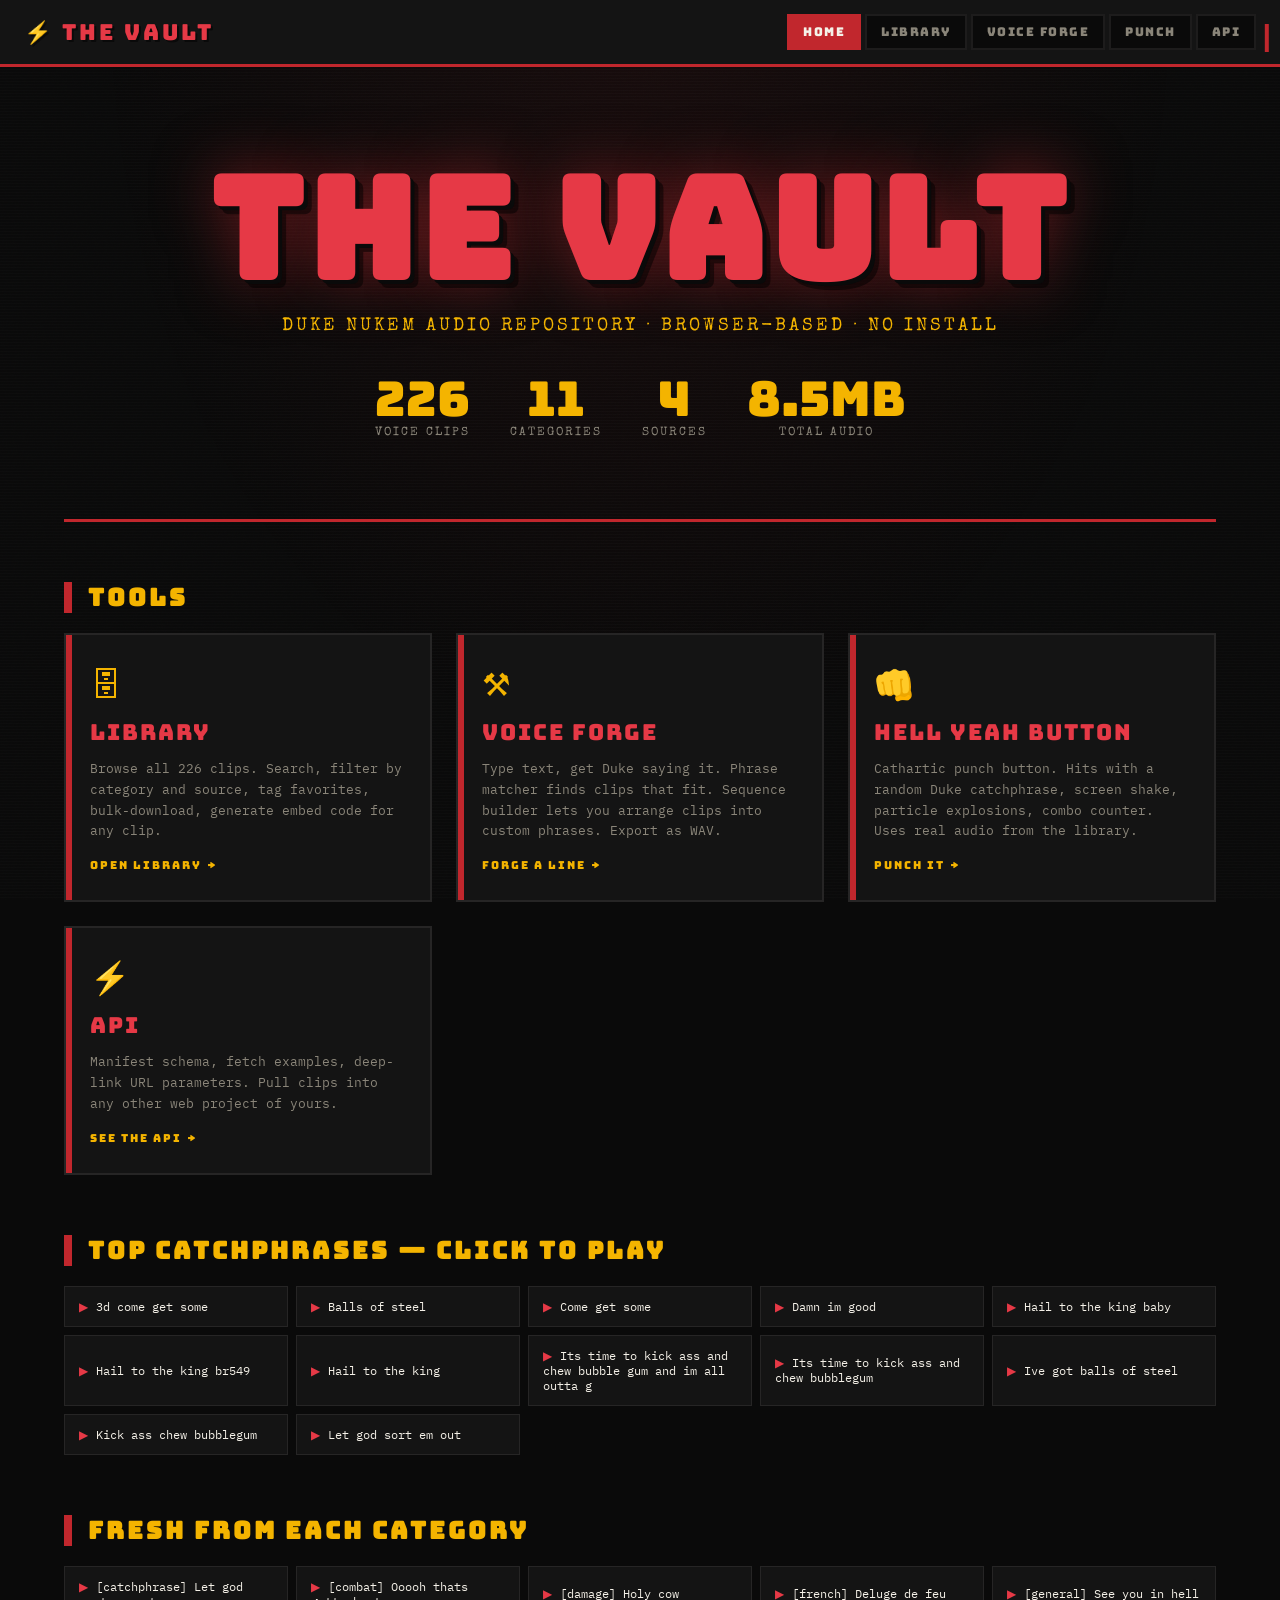
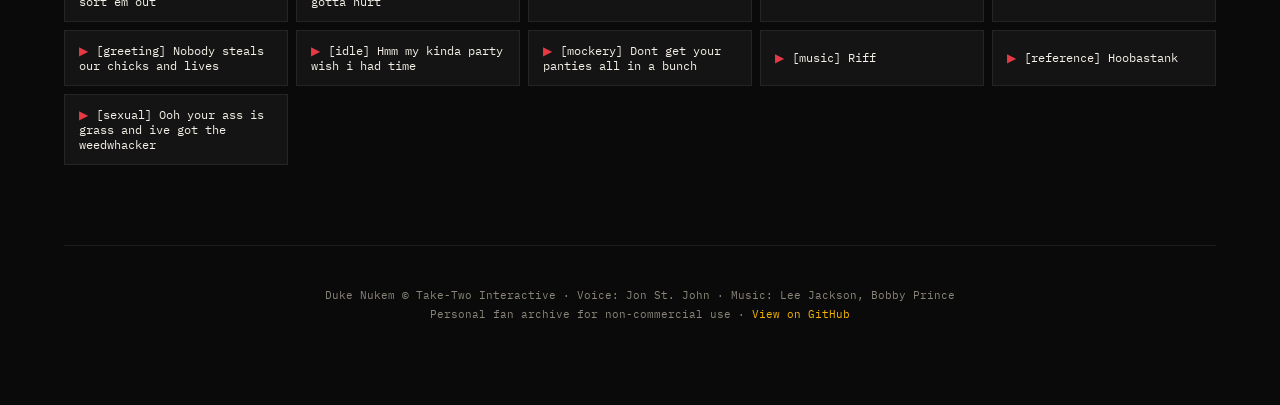
<file: index.html>
<!DOCTYPE html>
<html lang="en">
<head>
<meta charset="UTF-8">
<meta name="viewport" content="width=device-width, initial-scale=1.0">
<title>THE VAULT — Duke Nukem Audio Repository</title>
<meta name="description" content="226 Duke Nukem voice clips, voice forge, and tools. Browser-based, no install.">
<link rel="preconnect" href="https://fonts.googleapis.com">
<link rel="preconnect" href="https://fonts.gstatic.com" crossorigin>
<link href="https://fonts.googleapis.com/css2?family=Bungee&family=IBM+Plex+Mono:wght@300;400;500;700&family=Special+Elite&display=swap" rel="stylesheet">
<link rel="stylesheet" href="assets/duke.css">
<style>
  .wrap {
    position: relative;
    z-index: 10;
    max-width: 1200px;
    margin: 0 auto;
    padding: 40px 24px 80px;
  }
  .hero {
    text-align: center;
    padding: 60px 20px 80px;
    border-bottom: 3px solid var(--blood);
    margin-bottom: 60px;
  }
  .hero-title {
    font-family: 'Bungee', sans-serif;
    font-size: clamp(56px, 12vw, 140px);
    color: var(--blood-bright);
    letter-spacing: 6px;
    line-height: 0.9;
    text-shadow:
      4px 4px 0 var(--bg),
      8px 8px 0 rgba(0,0,0,0.5),
      0 0 60px rgba(193,39,45,0.5);
  }
  .hero-tag {
    font-family: 'Special Elite', cursive;
    color: var(--gold);
    font-size: 18px;
    margin-top: 24px;
    letter-spacing: 3px;
  }
  .hero-stats {
    margin-top: 40px;
    display: flex;
    justify-content: center;
    gap: 40px;
    flex-wrap: wrap;
  }
  .stat-block {
    text-align: center;
  }
  .stat-num {
    font-family: 'Bungee', sans-serif;
    font-size: 48px;
    color: var(--gold);
    line-height: 1;
  }
  .stat-label {
    font-family: 'Special Elite', cursive;
    color: var(--ink-dim);
    font-size: 12px;
    letter-spacing: 2px;
    text-transform: uppercase;
    margin-top: 4px;
  }
  .features {
    display: grid;
    grid-template-columns: repeat(auto-fit, minmax(280px, 1fr));
    gap: 24px;
    margin-bottom: 60px;
  }
  .feature {
    background: var(--bg-2);
    border: 2px solid var(--line);
    padding: 28px 24px;
    transition: all 0.2s;
    text-decoration: none;
    color: inherit;
    display: block;
    position: relative;
    overflow: hidden;
  }
  .feature::before {
    content: '';
    position: absolute;
    top: 0; left: 0;
    width: 6px; height: 100%;
    background: var(--blood);
    transition: width 0.2s;
  }
  .feature:hover { border-color: var(--blood); transform: translateY(-3px); }
  .feature:hover::before { width: 100%; opacity: 0.05; }
  .feature-icon {
    font-family: 'Bungee', sans-serif;
    color: var(--gold);
    font-size: 32px;
    margin-bottom: 12px;
    letter-spacing: 2px;
  }
  .feature-title {
    font-family: 'Bungee', sans-serif;
    color: var(--blood-bright);
    font-size: 22px;
    letter-spacing: 2px;
    margin-bottom: 12px;
    position: relative;
    z-index: 1;
  }
  .feature-desc {
    color: var(--ink-dim);
    line-height: 1.6;
    font-size: 13px;
    position: relative;
    z-index: 1;
  }
  .feature-cta {
    margin-top: 16px;
    color: var(--gold);
    font-family: 'Bungee', sans-serif;
    font-size: 11px;
    letter-spacing: 2px;
    position: relative;
    z-index: 1;
  }
  .section-title {
    font-family: 'Bungee', sans-serif;
    color: var(--gold);
    font-size: 24px;
    letter-spacing: 3px;
    margin: 60px 0 20px;
    border-left: 8px solid var(--blood);
    padding-left: 16px;
  }
  .quickplay {
    display: grid;
    grid-template-columns: repeat(auto-fill, minmax(200px, 1fr));
    gap: 8px;
    margin-bottom: 40px;
  }
  .quickplay button {
    background: var(--bg-2);
    border: 1px solid var(--line);
    color: var(--ink);
    padding: 12px 14px;
    font-family: inherit;
    font-size: 12px;
    cursor: pointer;
    text-align: left;
    transition: all 0.15s;
  }
  .quickplay button:hover {
    border-color: var(--gold);
    background: var(--bg-3);
  }
  .quickplay button.playing {
    border-color: var(--gold);
    background: rgba(244,180,0,0.1);
  }
  .quickplay-icon {
    color: var(--blood-bright);
    margin-right: 8px;
  }
  .footer-credits {
    text-align: center;
    margin-top: 80px;
    padding-top: 40px;
    border-top: 1px solid var(--line);
    color: var(--ink-dim);
    font-size: 11px;
    line-height: 1.8;
  }
  .footer-credits a { color: var(--gold); text-decoration: none; }
  .footer-credits a:hover { text-decoration: underline; }
</style>
</head>
<body>

<script>window.__DUKE_PAGE__ = 'home';</script>

<div class="wrap">

  <div class="hero">
    <h1 class="hero-title">THE VAULT</h1>
    <div class="hero-tag">DUKE NUKEM AUDIO REPOSITORY · BROWSER-BASED · NO INSTALL</div>
    <div class="hero-stats">
      <div class="stat-block">
        <div class="stat-num" id="statClips">226</div>
        <div class="stat-label">Voice Clips</div>
      </div>
      <div class="stat-block">
        <div class="stat-num">11</div>
        <div class="stat-label">Categories</div>
      </div>
      <div class="stat-block">
        <div class="stat-num">4</div>
        <div class="stat-label">Sources</div>
      </div>
      <div class="stat-block">
        <div class="stat-num" id="statSize">11MB</div>
        <div class="stat-label">Total Audio</div>
      </div>
    </div>
  </div>

  <h2 class="section-title">TOOLS</h2>
  <div class="features">
    <a href="vault.html" class="feature">
      <div class="feature-icon">🗄</div>
      <div class="feature-title">LIBRARY</div>
      <div class="feature-desc">Browse all 226 clips. Search, filter by category and source, tag favorites, bulk-download, generate embed code for any clip.</div>
      <div class="feature-cta">OPEN LIBRARY →</div>
    </a>
    <a href="forge.html" class="feature">
      <div class="feature-icon">⚒</div>
      <div class="feature-title">VOICE FORGE</div>
      <div class="feature-desc">Type text, get Duke saying it. Phrase matcher finds clips that fit. Sequence builder lets you arrange clips into custom phrases. Export as WAV.</div>
      <div class="feature-cta">FORGE A LINE →</div>
    </a>
    <a href="punch.html" class="feature">
      <div class="feature-icon">👊</div>
      <div class="feature-title">HELL YEAH BUTTON</div>
      <div class="feature-desc">Cathartic punch button. Hits with a random Duke catchphrase, screen shake, particle explosions, combo counter. Uses real audio from the library.</div>
      <div class="feature-cta">PUNCH IT →</div>
    </a>
    <a href="api.html" class="feature">
      <div class="feature-icon">⚡</div>
      <div class="feature-title">API</div>
      <div class="feature-desc">Manifest schema, fetch examples, deep-link URL parameters. Pull clips into any other web project of yours.</div>
      <div class="feature-cta">SEE THE API →</div>
    </a>
  </div>

  <h2 class="section-title">TOP CATCHPHRASES — CLICK TO PLAY</h2>
  <div class="quickplay" id="quickplay"></div>

  <h2 class="section-title">FRESH FROM EACH CATEGORY</h2>
  <div class="quickplay" id="randompicks"></div>

  <div class="footer-credits">
    Duke Nukem © Take-Two Interactive · Voice: Jon St. John · Music: Lee Jackson, Bobby Prince<br>
    Personal fan archive for non-commercial use · <a href="https://github.com/DavidHatami/Duke-Nukem-Vault" target="_blank">View on GitHub</a>
  </div>

</div>

<audio id="quickAudio" preload="none"></audio>
<div class="toast" id="toast"></div>

<script src="assets/nav.js"></script>
<script>
(async function() {
  const audio = document.getElementById('quickAudio');
  const toast = document.getElementById('toast');
  let toastTimer;
  function flash(msg) {
    toast.textContent = msg;
    toast.classList.add('show');
    clearTimeout(toastTimer);
    toastTimer = setTimeout(() => toast.classList.remove('show'), 2200);
  }

  let manifest;
  try {
    manifest = await fetch('manifest.json').then(r => r.json());
    document.getElementById('statClips').textContent = manifest.total;
    const totalBytes = manifest.clips.reduce((s, c) => s + (c.size || 0), 0);
    document.getElementById('statSize').textContent = (totalBytes / 1024 / 1024).toFixed(1) + 'MB';
  } catch (e) {
    flash('Manifest unavailable');
    return;
  }

  // Top catchphrases panel
  const ICONIC_KEYWORDS = ['come-get-some', 'hail-to-the-king', 'balls-of-steel',
    'kick-ass', 'shake-it', 'rest-in-pieces', 'damn-im-good',
    'let-god-sort', 'big-guns', 'looking-good'];
  const iconic = manifest.clips.filter(c =>
    ICONIC_KEYWORDS.some(kw => c.slug.includes(kw))
  ).slice(0, 12);

  const qp = document.getElementById('quickplay');
  qp.innerHTML = iconic.map(c =>
    `<button data-path="${c.path}" data-title="${(c.title||c.slug).replace(/"/g,'&quot;')}">
      <span class="quickplay-icon">▶</span>${(c.title||c.slug).replace(/-/g,' ')}
    </button>`
  ).join('');

  // Random picks across categories
  const categories = [...new Set(manifest.clips.map(c => c.category))];
  const picks = [];
  categories.forEach(cat => {
    const inCat = manifest.clips.filter(c => c.category === cat);
    const choice = inCat[Math.floor(Math.random() * inCat.length)];
    if (choice) picks.push(choice);
  });
  const rp = document.getElementById('randompicks');
  rp.innerHTML = picks.map(c =>
    `<button data-path="${c.path}" data-title="${(c.title||c.slug).replace(/"/g,'&quot;')}">
      <span class="quickplay-icon">▶</span>[${c.category}] ${(c.title||c.slug).replace(/-/g,' ')}
    </button>`
  ).join('');

  // Click to play
  document.querySelectorAll('.quickplay button').forEach(btn => {
    btn.addEventListener('click', () => {
      document.querySelectorAll('.quickplay button.playing').forEach(b => b.classList.remove('playing'));
      btn.classList.add('playing');
      audio.src = btn.dataset.path;
      audio.play().catch(e => flash('Play error: ' + e.message));
      audio.onended = () => btn.classList.remove('playing');
    });
  });
})();
</script>
</body>
</html>
</file>
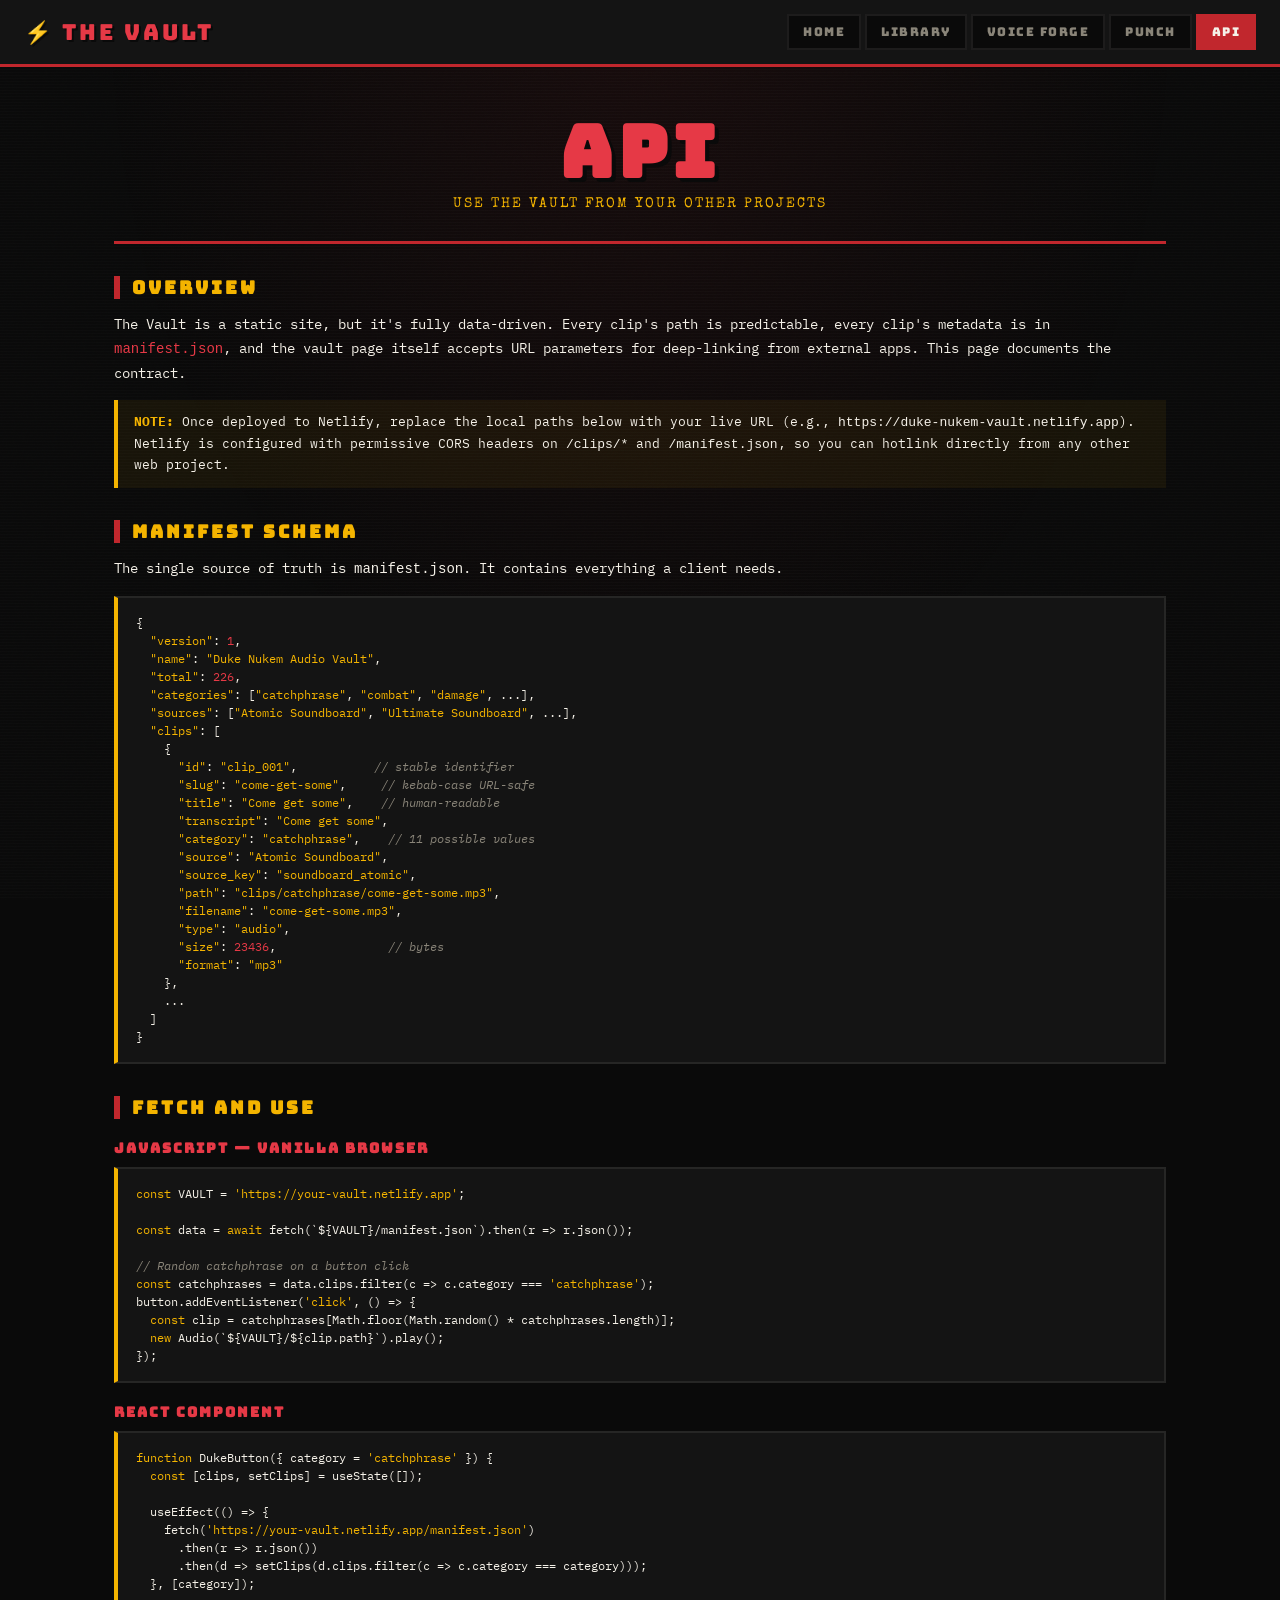
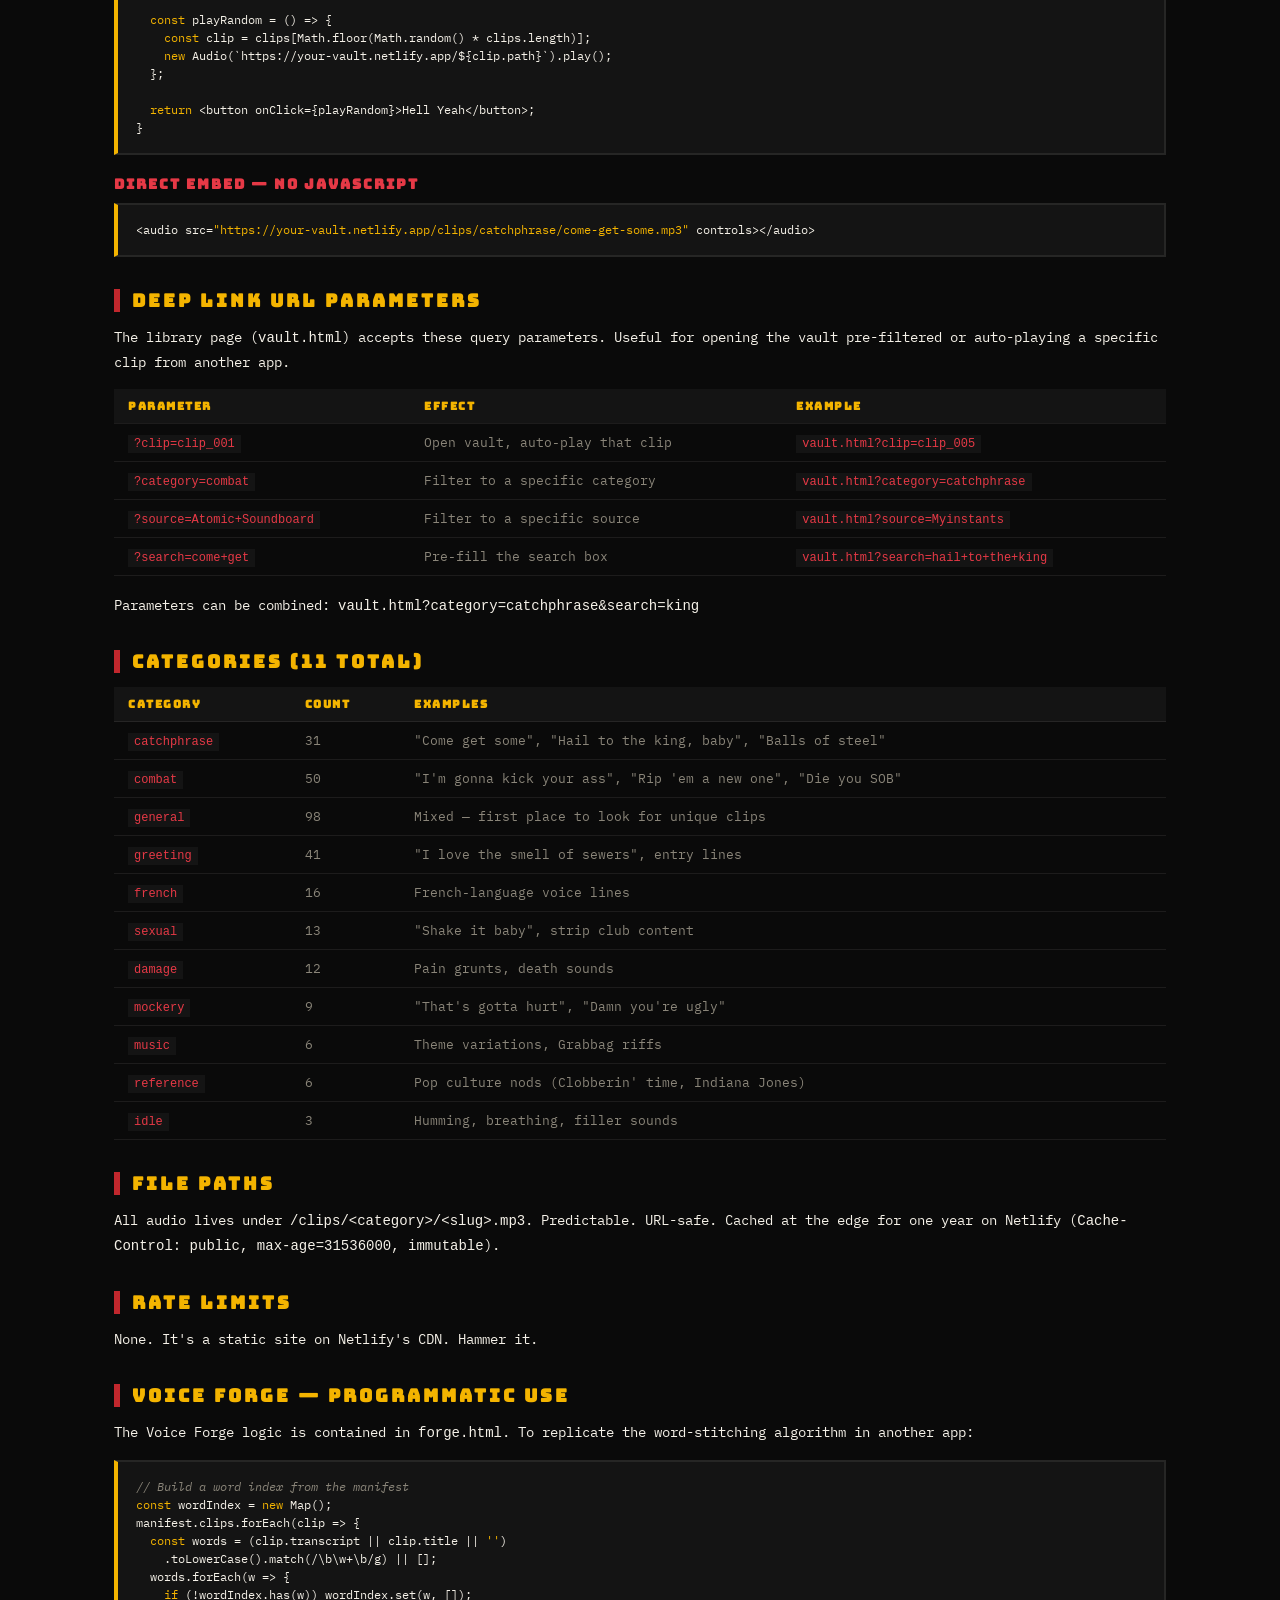
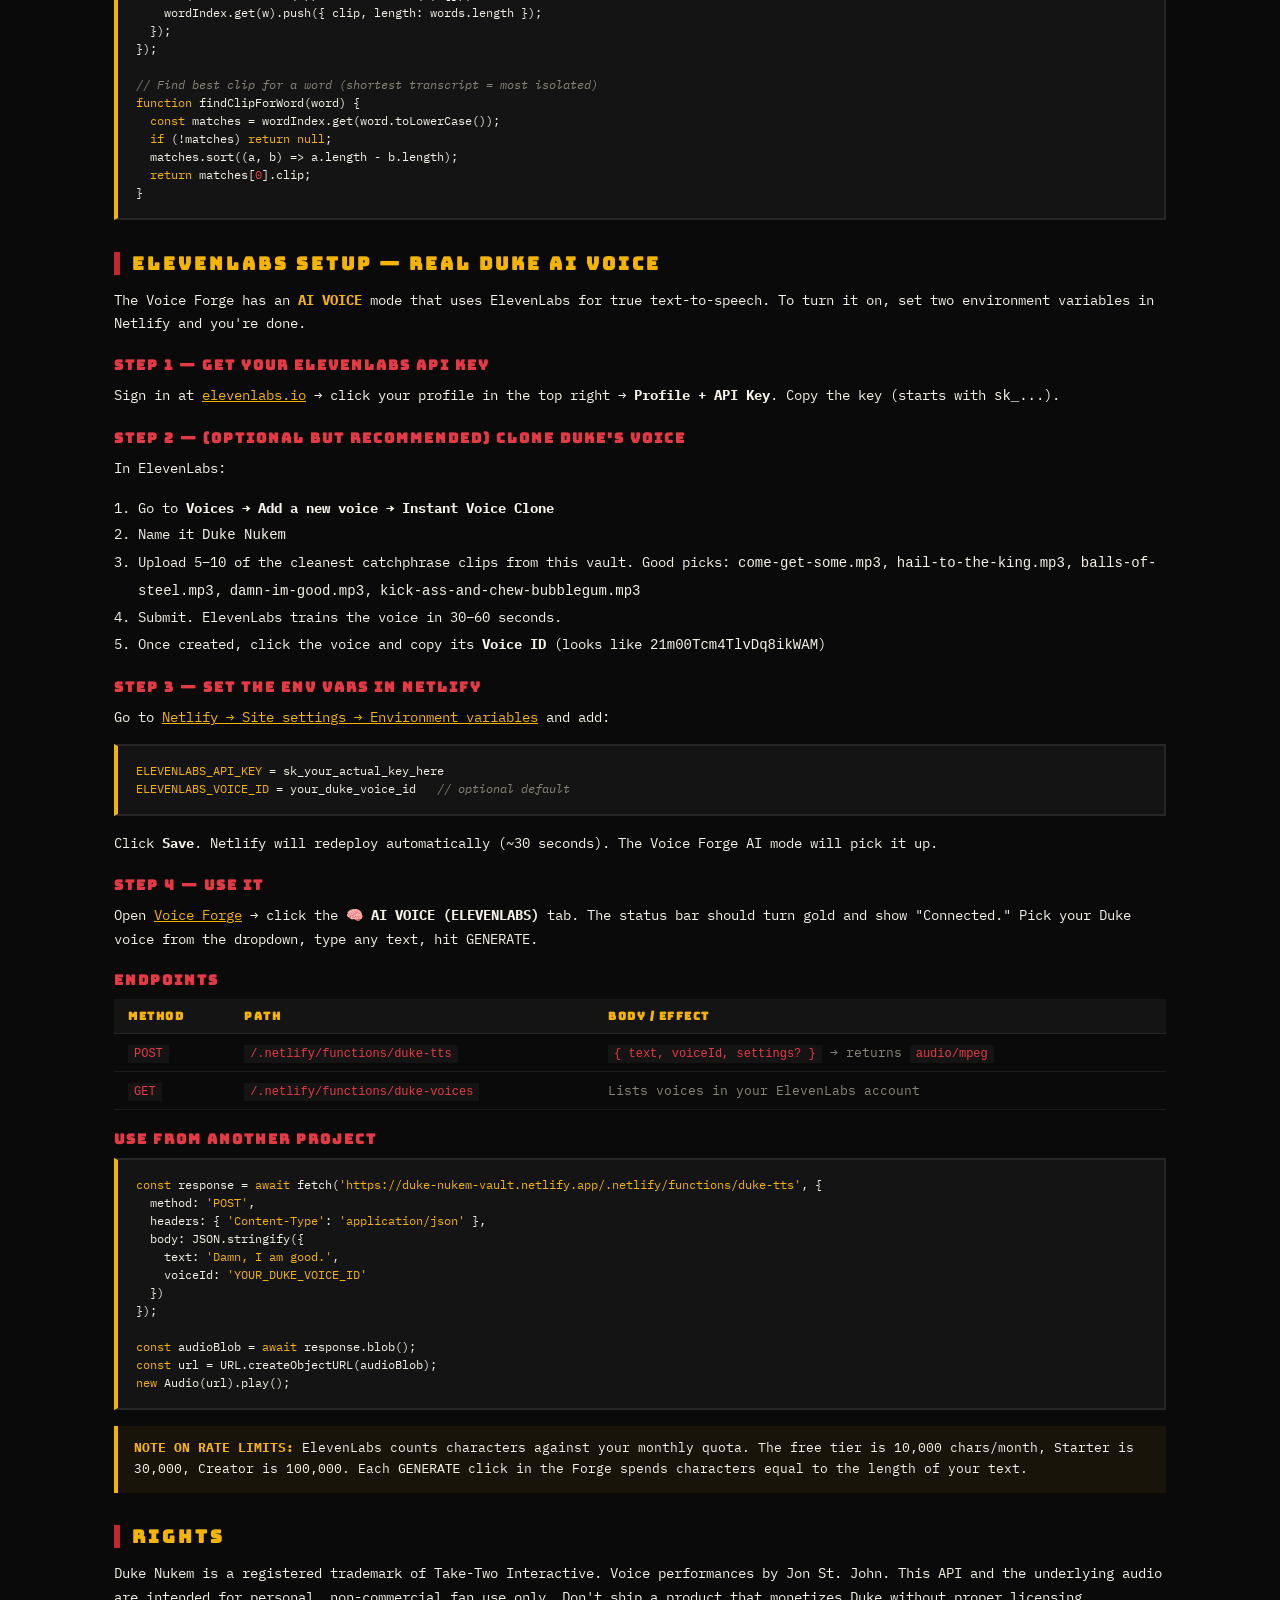
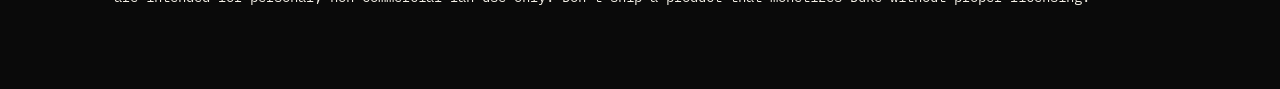
<file: api.html>
<!DOCTYPE html>
<html lang="en">
<head>
<meta charset="UTF-8">
<meta name="viewport" content="width=device-width, initial-scale=1.0">
<title>API — THE VAULT</title>
<link rel="preconnect" href="https://fonts.googleapis.com">
<link rel="preconnect" href="https://fonts.gstatic.com" crossorigin>
<link href="https://fonts.googleapis.com/css2?family=Bungee&family=IBM+Plex+Mono:wght@300;400;500;700&family=Special+Elite&display=swap" rel="stylesheet">
<link rel="stylesheet" href="assets/duke.css">
<style>
  .wrap { position: relative; z-index: 10; max-width: 1100px; margin: 0 auto; padding: 32px 24px 80px; }
  .header {
    text-align: center;
    padding: 20px 0 30px;
    border-bottom: 3px solid var(--blood);
    margin-bottom: 30px;
  }
  .header h1 {
    font-family: 'Bungee', sans-serif;
    color: var(--blood-bright);
    font-size: clamp(40px, 7vw, 72px);
    letter-spacing: 5px;
    line-height: 0.95;
    text-shadow: 4px 4px 0 var(--bg);
  }
  .header .tag {
    font-family: 'Special Elite', cursive;
    color: var(--gold);
    font-size: 14px;
    margin-top: 10px;
    letter-spacing: 2px;
  }
  h2 {
    font-family: 'Bungee', sans-serif;
    color: var(--gold);
    font-size: 18px;
    letter-spacing: 3px;
    margin: 32px 0 14px;
    border-left: 6px solid var(--blood);
    padding-left: 12px;
  }
  h3 {
    color: var(--blood-bright);
    font-family: 'Bungee', sans-serif;
    font-size: 14px;
    letter-spacing: 2px;
    margin: 20px 0 10px;
  }
  p { color: var(--ink); line-height: 1.7; margin-bottom: 14px; font-size: 14px; }
  .code-block {
    background: var(--bg-2);
    border: 2px solid var(--line);
    border-left: 4px solid var(--gold);
    padding: 16px 18px;
    font-family: 'IBM Plex Mono', monospace;
    font-size: 12px;
    color: var(--ink);
    overflow-x: auto;
    margin-bottom: 16px;
    white-space: pre;
    line-height: 1.5;
  }
  .code-block .k { color: var(--gold); }
  .code-block .s { color: #f4b400; }
  .code-block .c { color: var(--ink-dim); font-style: italic; }
  .code-block .t { color: var(--blood-bright); }

  table {
    width: 100%;
    border-collapse: collapse;
    margin-bottom: 18px;
    font-size: 13px;
  }
  th, td {
    text-align: left;
    padding: 10px 14px;
    border-bottom: 1px solid var(--line);
  }
  th {
    background: var(--bg-2);
    color: var(--gold);
    font-family: 'Bungee', sans-serif;
    font-size: 11px;
    letter-spacing: 1.5px;
  }
  td code {
    background: var(--bg-2);
    padding: 2px 6px;
    color: var(--blood-bright);
    font-size: 12px;
  }
  td:first-child { color: var(--ink); }
  td:nth-child(2), td:nth-child(3) { color: var(--ink-dim); }

  .copy-btn {
    background: transparent;
    border: 1px solid var(--ink-dim);
    color: var(--ink-dim);
    padding: 4px 12px;
    cursor: pointer;
    font-family: inherit;
    font-size: 11px;
    letter-spacing: 1px;
    margin-left: 10px;
  }
  .copy-btn:hover { color: var(--gold); border-color: var(--gold); }

  .note {
    background: rgba(244,180,0,0.06);
    border-left: 4px solid var(--gold);
    padding: 12px 16px;
    margin: 14px 0;
    color: var(--ink);
    font-size: 13px;
    line-height: 1.6;
  }
  .note strong { color: var(--gold); }
</style>
</head>
<body>
<script>window.__DUKE_PAGE__ = 'api';</script>

<div class="wrap">

  <div class="header">
    <h1>API</h1>
    <div class="tag">USE THE VAULT FROM YOUR OTHER PROJECTS</div>
  </div>

  <h2>OVERVIEW</h2>
  <p>The Vault is a static site, but it's fully data-driven. Every clip's path is predictable, every clip's metadata is in <code style="color:var(--blood-bright)">manifest.json</code>, and the vault page itself accepts URL parameters for deep-linking from external apps. This page documents the contract.</p>

  <div class="note">
    <strong>NOTE:</strong> Once deployed to Netlify, replace the local paths below with your live URL (e.g., <code>https://duke-nukem-vault.netlify.app</code>). Netlify is configured with permissive CORS headers on <code>/clips/*</code> and <code>/manifest.json</code>, so you can hotlink directly from any other web project.
  </div>

  <h2>MANIFEST SCHEMA</h2>
  <p>The single source of truth is <code>manifest.json</code>. It contains everything a client needs.</p>

<div class="code-block">{
  <span class="k">"version"</span>: <span class="t">1</span>,
  <span class="k">"name"</span>: <span class="s">"Duke Nukem Audio Vault"</span>,
  <span class="k">"total"</span>: <span class="t">226</span>,
  <span class="k">"categories"</span>: [<span class="s">"catchphrase"</span>, <span class="s">"combat"</span>, <span class="s">"damage"</span>, ...],
  <span class="k">"sources"</span>: [<span class="s">"Atomic Soundboard"</span>, <span class="s">"Ultimate Soundboard"</span>, ...],
  <span class="k">"clips"</span>: [
    {
      <span class="k">"id"</span>: <span class="s">"clip_001"</span>,           <span class="c">// stable identifier</span>
      <span class="k">"slug"</span>: <span class="s">"come-get-some"</span>,     <span class="c">// kebab-case URL-safe</span>
      <span class="k">"title"</span>: <span class="s">"Come get some"</span>,    <span class="c">// human-readable</span>
      <span class="k">"transcript"</span>: <span class="s">"Come get some"</span>,
      <span class="k">"category"</span>: <span class="s">"catchphrase"</span>,    <span class="c">// 11 possible values</span>
      <span class="k">"source"</span>: <span class="s">"Atomic Soundboard"</span>,
      <span class="k">"source_key"</span>: <span class="s">"soundboard_atomic"</span>,
      <span class="k">"path"</span>: <span class="s">"clips/catchphrase/come-get-some.mp3"</span>,
      <span class="k">"filename"</span>: <span class="s">"come-get-some.mp3"</span>,
      <span class="k">"type"</span>: <span class="s">"audio"</span>,
      <span class="k">"size"</span>: <span class="t">23436</span>,                <span class="c">// bytes</span>
      <span class="k">"format"</span>: <span class="s">"mp3"</span>
    },
    ...
  ]
}</div>

  <h2>FETCH AND USE</h2>

  <h3>JavaScript — vanilla browser</h3>
<div class="code-block"><span class="k">const</span> VAULT = <span class="s">'https://your-vault.netlify.app'</span>;

<span class="k">const</span> data = <span class="k">await</span> fetch(`${VAULT}/manifest.json`).then(r =&gt; r.json());

<span class="c">// Random catchphrase on a button click</span>
<span class="k">const</span> catchphrases = data.clips.filter(c =&gt; c.category === <span class="s">'catchphrase'</span>);
button.addEventListener(<span class="s">'click'</span>, () =&gt; {
  <span class="k">const</span> clip = catchphrases[Math.floor(Math.random() * catchphrases.length)];
  <span class="k">new</span> Audio(`${VAULT}/${clip.path}`).play();
});</div>

  <h3>React component</h3>
<div class="code-block"><span class="k">function</span> DukeButton({ category = <span class="s">'catchphrase'</span> }) {
  <span class="k">const</span> [clips, setClips] = useState([]);

  useEffect(() =&gt; {
    fetch(<span class="s">'https://your-vault.netlify.app/manifest.json'</span>)
      .then(r =&gt; r.json())
      .then(d =&gt; setClips(d.clips.filter(c =&gt; c.category === category)));
  }, [category]);

  <span class="k">const</span> playRandom = () =&gt; {
    <span class="k">const</span> clip = clips[Math.floor(Math.random() * clips.length)];
    <span class="k">new</span> Audio(`https://your-vault.netlify.app/${clip.path}`).play();
  };

  <span class="k">return</span> &lt;button onClick={playRandom}&gt;Hell Yeah&lt;/button&gt;;
}</div>

  <h3>Direct embed — no JavaScript</h3>
<div class="code-block">&lt;audio src=<span class="s">"https://your-vault.netlify.app/clips/catchphrase/come-get-some.mp3"</span> controls&gt;&lt;/audio&gt;</div>

  <h2>DEEP LINK URL PARAMETERS</h2>
  <p>The library page (<code>vault.html</code>) accepts these query parameters. Useful for opening the vault pre-filtered or auto-playing a specific clip from another app.</p>

  <table>
    <thead>
      <tr><th>Parameter</th><th>Effect</th><th>Example</th></tr>
    </thead>
    <tbody>
      <tr>
        <td><code>?clip=clip_001</code></td>
        <td>Open vault, auto-play that clip</td>
        <td><code>vault.html?clip=clip_005</code></td>
      </tr>
      <tr>
        <td><code>?category=combat</code></td>
        <td>Filter to a specific category</td>
        <td><code>vault.html?category=catchphrase</code></td>
      </tr>
      <tr>
        <td><code>?source=Atomic+Soundboard</code></td>
        <td>Filter to a specific source</td>
        <td><code>vault.html?source=Myinstants</code></td>
      </tr>
      <tr>
        <td><code>?search=come+get</code></td>
        <td>Pre-fill the search box</td>
        <td><code>vault.html?search=hail+to+the+king</code></td>
      </tr>
    </tbody>
  </table>

  <p>Parameters can be combined: <code>vault.html?category=catchphrase&amp;search=king</code></p>

  <h2>CATEGORIES (11 TOTAL)</h2>
  <table>
    <thead>
      <tr><th>Category</th><th>Count</th><th>Examples</th></tr>
    </thead>
    <tbody>
      <tr><td><code>catchphrase</code></td><td>31</td><td>"Come get some", "Hail to the king, baby", "Balls of steel"</td></tr>
      <tr><td><code>combat</code></td><td>50</td><td>"I'm gonna kick your ass", "Rip 'em a new one", "Die you SOB"</td></tr>
      <tr><td><code>general</code></td><td>98</td><td>Mixed — first place to look for unique clips</td></tr>
      <tr><td><code>greeting</code></td><td>41</td><td>"I love the smell of sewers", entry lines</td></tr>
      <tr><td><code>french</code></td><td>16</td><td>French-language voice lines</td></tr>
      <tr><td><code>sexual</code></td><td>13</td><td>"Shake it baby", strip club content</td></tr>
      <tr><td><code>damage</code></td><td>12</td><td>Pain grunts, death sounds</td></tr>
      <tr><td><code>mockery</code></td><td>9</td><td>"That's gotta hurt", "Damn you're ugly"</td></tr>
      <tr><td><code>music</code></td><td>6</td><td>Theme variations, Grabbag riffs</td></tr>
      <tr><td><code>reference</code></td><td>6</td><td>Pop culture nods (Clobberin' time, Indiana Jones)</td></tr>
      <tr><td><code>idle</code></td><td>3</td><td>Humming, breathing, filler sounds</td></tr>
    </tbody>
  </table>

  <h2>FILE PATHS</h2>
  <p>All audio lives under <code>/clips/&lt;category&gt;/&lt;slug&gt;.mp3</code>. Predictable. URL-safe. Cached at the edge for one year on Netlify (<code>Cache-Control: public, max-age=31536000, immutable</code>).</p>

  <h2>RATE LIMITS</h2>
  <p>None. It's a static site on Netlify's CDN. Hammer it.</p>

  <h2>VOICE FORGE — PROGRAMMATIC USE</h2>
  <p>The Voice Forge logic is contained in <code>forge.html</code>. To replicate the word-stitching algorithm in another app:</p>

<div class="code-block"><span class="c">// Build a word index from the manifest</span>
<span class="k">const</span> wordIndex = <span class="k">new</span> Map();
manifest.clips.forEach(clip =&gt; {
  <span class="k">const</span> words = (clip.transcript || clip.title || <span class="s">''</span>)
    .toLowerCase().match(/\b\w+\b/g) || [];
  words.forEach(w =&gt; {
    <span class="k">if</span> (!wordIndex.has(w)) wordIndex.set(w, []);
    wordIndex.get(w).push({ clip, length: words.length });
  });
});

<span class="c">// Find best clip for a word (shortest transcript = most isolated)</span>
<span class="k">function</span> findClipForWord(word) {
  <span class="k">const</span> matches = wordIndex.get(word.toLowerCase());
  <span class="k">if</span> (!matches) <span class="k">return null</span>;
  matches.sort((a, b) =&gt; a.length - b.length);
  <span class="k">return</span> matches[<span class="t">0</span>].clip;
}</div>

  <h2 id="elevenlabs">ELEVENLABS SETUP — REAL DUKE AI VOICE</h2>
  <p>The Voice Forge has an <strong style="color:var(--gold);">AI VOICE</strong> mode that uses ElevenLabs for true text-to-speech. To turn it on, set two environment variables in Netlify and you're done.</p>

  <h3>Step 1 — Get your ElevenLabs API key</h3>
  <p>Sign in at <a href="https://elevenlabs.io" target="_blank" style="color:var(--gold);">elevenlabs.io</a> → click your profile in the top right → <strong>Profile + API Key</strong>. Copy the key (starts with <code>sk_...</code>).</p>

  <h3>Step 2 — (Optional but recommended) Clone Duke's voice</h3>
  <p>In ElevenLabs:</p>
  <ol style="margin-left:24px; line-height:1.9; color:var(--ink);">
    <li>Go to <strong>Voices → Add a new voice → Instant Voice Clone</strong></li>
    <li>Name it <code>Duke Nukem</code></li>
    <li>Upload 5–10 of the cleanest catchphrase clips from this vault. Good picks: <code>come-get-some.mp3</code>, <code>hail-to-the-king.mp3</code>, <code>balls-of-steel.mp3</code>, <code>damn-im-good.mp3</code>, <code>kick-ass-and-chew-bubblegum.mp3</code></li>
    <li>Submit. ElevenLabs trains the voice in 30–60 seconds.</li>
    <li>Once created, click the voice and copy its <strong>Voice ID</strong> (looks like <code>21m00Tcm4TlvDq8ikWAM</code>)</li>
  </ol>

  <h3>Step 3 — Set the env vars in Netlify</h3>
  <p>Go to <a href="https://app.netlify.com/projects/duke-nukem-vault/configuration/env" target="_blank" style="color:var(--gold);">Netlify → Site settings → Environment variables</a> and add:</p>

<div class="code-block"><span class="k">ELEVENLABS_API_KEY</span> = sk_your_actual_key_here
<span class="k">ELEVENLABS_VOICE_ID</span> = your_duke_voice_id   <span class="c">// optional default</span></div>

  <p>Click <strong>Save</strong>. Netlify will redeploy automatically (~30 seconds). The Voice Forge AI mode will pick it up.</p>

  <h3>Step 4 — Use it</h3>
  <p>Open <a href="forge.html" style="color:var(--gold);">Voice Forge</a> → click the <strong>🧠 AI VOICE (ELEVENLABS)</strong> tab. The status bar should turn gold and show "Connected." Pick your Duke voice from the dropdown, type any text, hit GENERATE.</p>

  <h3>Endpoints</h3>
  <table>
    <thead>
      <tr><th>Method</th><th>Path</th><th>Body / Effect</th></tr>
    </thead>
    <tbody>
      <tr>
        <td><code>POST</code></td>
        <td><code>/.netlify/functions/duke-tts</code></td>
        <td><code>{ text, voiceId, settings? }</code> → returns <code>audio/mpeg</code></td>
      </tr>
      <tr>
        <td><code>GET</code></td>
        <td><code>/.netlify/functions/duke-voices</code></td>
        <td>Lists voices in your ElevenLabs account</td>
      </tr>
    </tbody>
  </table>

  <h3>Use from another project</h3>
<div class="code-block"><span class="k">const</span> response = <span class="k">await</span> fetch(<span class="s">'https://duke-nukem-vault.netlify.app/.netlify/functions/duke-tts'</span>, {
  method: <span class="s">'POST'</span>,
  headers: { <span class="s">'Content-Type'</span>: <span class="s">'application/json'</span> },
  body: JSON.stringify({
    text: <span class="s">'Damn, I am good.'</span>,
    voiceId: <span class="s">'YOUR_DUKE_VOICE_ID'</span>
  })
});

<span class="k">const</span> audioBlob = <span class="k">await</span> response.blob();
<span class="k">const</span> url = URL.createObjectURL(audioBlob);
<span class="k">new</span> Audio(url).play();</div>

  <div class="note">
    <strong>NOTE ON RATE LIMITS:</strong> ElevenLabs counts characters against your monthly quota. The free tier is 10,000 chars/month, Starter is 30,000, Creator is 100,000. Each <code>GENERATE</code> click in the Forge spends characters equal to the length of your text.
  </div>

  <h2>RIGHTS</h2>
  <p>Duke Nukem is a registered trademark of Take-Two Interactive. Voice performances by Jon St. John. This API and the underlying audio are intended for personal, non-commercial fan use only. Don't ship a product that monetizes Duke without proper licensing.</p>

</div>

<script src="assets/nav.js"></script>
</body>
</html>
</file>
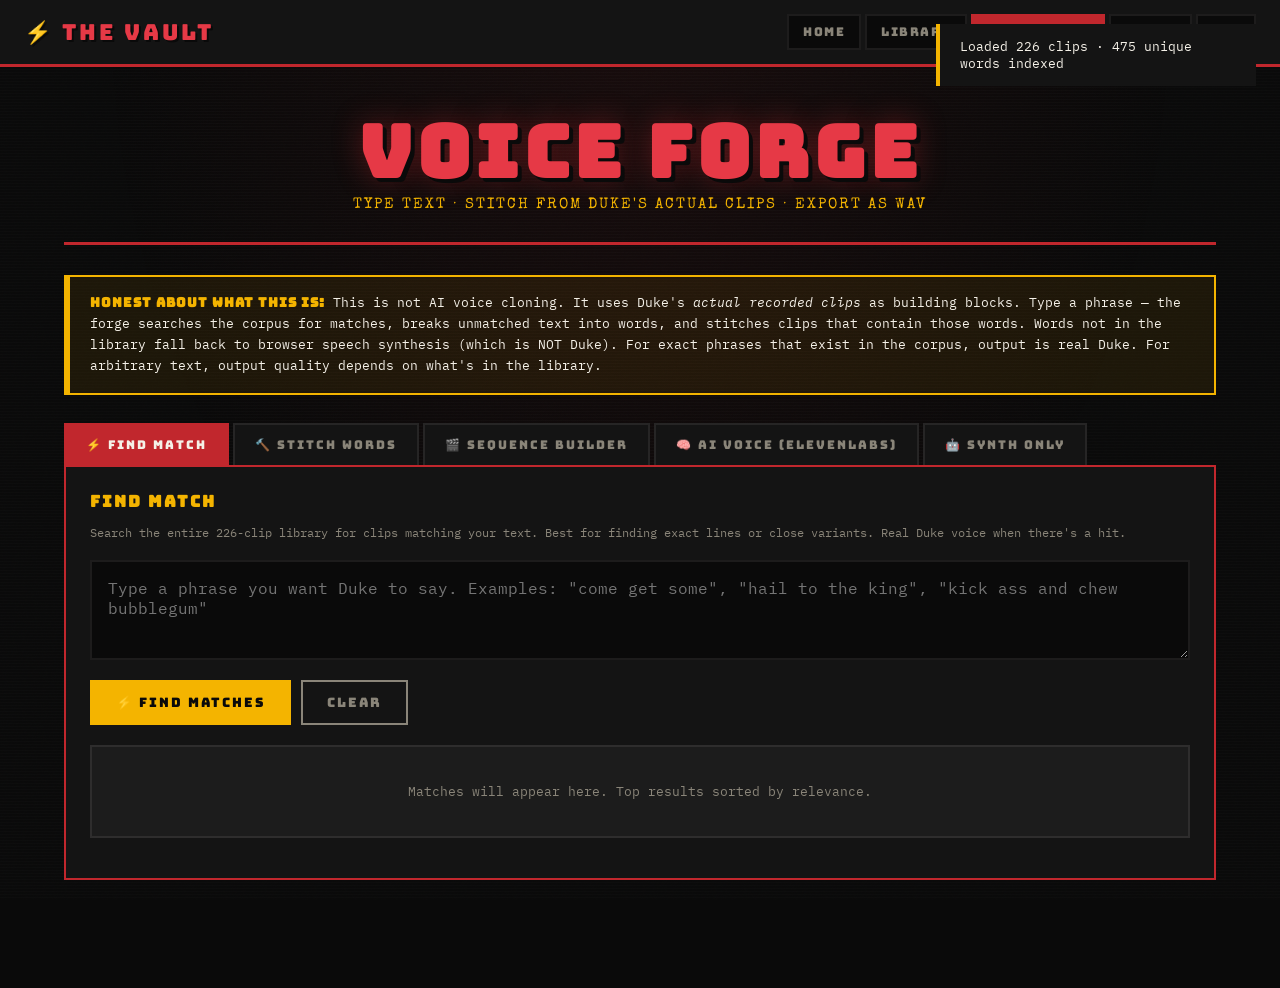
<file: forge.html>
<!DOCTYPE html>
<html lang="en">
<head>
<meta charset="UTF-8">
<meta name="viewport" content="width=device-width, initial-scale=1.0">
<title>VOICE FORGE — Type → Duke Audio → WAV — THE VAULT</title>
<link rel="preconnect" href="https://fonts.googleapis.com">
<link rel="preconnect" href="https://fonts.gstatic.com" crossorigin>
<link href="https://fonts.googleapis.com/css2?family=Bungee&family=IBM+Plex+Mono:wght@300;400;500;700&family=Special+Elite&display=swap" rel="stylesheet">
<link rel="stylesheet" href="assets/duke.css">
<style>
  .wrap {
    position: relative;
    z-index: 10;
    max-width: 1200px;
    margin: 0 auto;
    padding: 32px 24px 80px;
  }
  .forge-header {
    text-align: center;
    padding: 20px 0 30px;
    border-bottom: 3px solid var(--blood);
    margin-bottom: 30px;
  }
  .forge-title {
    font-family: 'Bungee', sans-serif;
    font-size: clamp(40px, 7vw, 72px);
    color: var(--blood-bright);
    letter-spacing: 5px;
    text-shadow: 4px 4px 0 var(--bg), 0 0 30px rgba(193,39,45,0.4);
    line-height: 0.95;
  }
  .forge-tag {
    font-family: 'Special Elite', cursive;
    color: var(--gold);
    font-size: 15px;
    margin-top: 10px;
    letter-spacing: 2px;
  }

  .honesty-box {
    background: rgba(244,180,0,0.08);
    border: 2px solid var(--gold);
    border-left-width: 6px;
    padding: 16px 20px;
    margin-bottom: 28px;
    color: var(--ink);
    font-size: 13px;
    line-height: 1.6;
  }
  .honesty-box strong { color: var(--gold); font-family: 'Bungee', sans-serif; letter-spacing: 1px; }

  .mode-tabs {
    display: flex;
    gap: 4px;
    margin-bottom: 0;
    flex-wrap: wrap;
  }
  .mode-tab {
    background: var(--bg-2);
    border: 2px solid var(--line);
    border-bottom: none;
    color: var(--ink-dim);
    padding: 12px 20px;
    cursor: pointer;
    font-family: 'Bungee', sans-serif;
    font-size: 12px;
    letter-spacing: 2px;
    transition: all 0.15s;
  }
  .mode-tab:hover { color: var(--ink); }
  .mode-tab.active {
    background: var(--blood);
    color: var(--ink);
    border-color: var(--blood);
  }

  .mode-panel {
    background: var(--bg-2);
    border: 2px solid var(--blood);
    padding: 24px;
    margin-bottom: 28px;
  }
  .mode-panel h3 {
    font-family: 'Bungee', sans-serif;
    color: var(--gold);
    font-size: 16px;
    letter-spacing: 2px;
    margin-bottom: 12px;
  }
  .mode-desc {
    color: var(--ink-dim);
    font-size: 12px;
    margin-bottom: 18px;
    line-height: 1.5;
  }

  .text-input-area {
    background: var(--bg);
    border: 2px solid var(--line);
    color: var(--ink);
    width: 100%;
    padding: 16px;
    font-family: 'IBM Plex Mono', monospace;
    font-size: 16px;
    min-height: 100px;
    resize: vertical;
    margin-bottom: 16px;
  }
  .text-input-area:focus { outline: none; border-color: var(--gold); }

  .action-row {
    display: flex;
    gap: 10px;
    flex-wrap: wrap;
    margin-bottom: 20px;
  }
  .big-btn {
    background: var(--blood);
    color: var(--ink);
    border: 2px solid var(--blood);
    padding: 12px 24px;
    font-family: 'Bungee', sans-serif;
    font-size: 13px;
    letter-spacing: 2px;
    cursor: pointer;
    transition: all 0.15s;
  }
  .big-btn:hover:not(:disabled) {
    background: var(--blood-bright);
    border-color: var(--blood-bright);
  }
  .big-btn:disabled { opacity: 0.4; cursor: not-allowed; }
  .big-btn.gold {
    background: var(--gold);
    color: var(--bg);
    border-color: var(--gold);
  }
  .big-btn.gold:hover:not(:disabled) {
    background: #ffc933;
    border-color: #ffc933;
  }
  .big-btn.outline {
    background: transparent;
    color: var(--ink-dim);
    border-color: var(--ink-dim);
  }
  .big-btn.outline:hover {
    color: var(--ink);
    border-color: var(--ink);
  }

  /* RESULTS PANEL */
  .results-area {
    background: var(--bg-3);
    border: 2px solid var(--line);
    padding: 16px;
    min-height: 60px;
    margin-bottom: 16px;
  }
  .results-empty {
    color: var(--ink-dim);
    font-size: 13px;
    text-align: center;
    padding: 20px;
  }

  /* MATCH RESULTS */
  .match {
    display: flex;
    align-items: center;
    gap: 10px;
    padding: 10px;
    border-bottom: 1px solid var(--line);
  }
  .match:last-child { border-bottom: none; }
  .match-score {
    font-family: 'Bungee', sans-serif;
    color: var(--gold);
    font-size: 13px;
    min-width: 40px;
    text-align: right;
  }
  .match-info { flex: 1; min-width: 0; }
  .match-title {
    color: var(--ink);
    font-weight: 500;
    font-size: 14px;
    margin-bottom: 3px;
  }
  .match-meta {
    color: var(--ink-dim);
    font-size: 11px;
  }
  .match-actions { display: flex; gap: 6px; }
  .mini-btn {
    background: transparent;
    border: 1px solid var(--ink-dim);
    color: var(--ink-dim);
    padding: 4px 10px;
    font-family: inherit;
    font-size: 10px;
    cursor: pointer;
    letter-spacing: 1px;
    white-space: nowrap;
  }
  .mini-btn:hover { color: var(--gold); border-color: var(--gold); }
  .mini-btn.primary { color: var(--gold); border-color: var(--gold); }

  /* WORD STITCH BREAKDOWN */
  .word-breakdown {
    display: flex;
    flex-wrap: wrap;
    gap: 6px;
    margin-bottom: 16px;
  }
  .word-token {
    padding: 8px 12px;
    border: 2px solid var(--line);
    background: var(--bg);
    font-size: 12px;
    display: inline-flex;
    flex-direction: column;
    align-items: center;
    gap: 2px;
    min-width: 80px;
  }
  .word-token.found {
    border-color: var(--gold);
    background: rgba(244,180,0,0.06);
  }
  .word-token.missing {
    border-color: var(--rust);
    background: rgba(107,52,16,0.15);
  }
  .word-token .word {
    font-family: 'Bungee', sans-serif;
    color: var(--ink);
    font-size: 12px;
    letter-spacing: 1px;
  }
  .word-token .source {
    color: var(--ink-dim);
    font-size: 10px;
  }
  .word-token .badge {
    font-size: 9px;
    color: var(--gold);
    letter-spacing: 1px;
  }
  .word-token.missing .badge { color: var(--blood-bright); }

  /* SEQUENCE BUILDER */
  .builder-grid {
    display: grid;
    grid-template-columns: 1fr 1fr;
    gap: 16px;
  }
  @media (max-width: 800px) {
    .builder-grid { grid-template-columns: 1fr; }
  }
  .builder-section h4 {
    font-family: 'Bungee', sans-serif;
    color: var(--gold);
    font-size: 12px;
    letter-spacing: 2px;
    margin-bottom: 8px;
  }
  .builder-search {
    background: var(--bg);
    border: 2px solid var(--line);
    color: var(--ink);
    padding: 8px 12px;
    width: 100%;
    margin-bottom: 8px;
    font-family: inherit;
    font-size: 13px;
  }
  .builder-search:focus { outline: none; border-color: var(--gold); }

  .clip-pool, .sequence-list {
    background: var(--bg-3);
    border: 2px solid var(--line);
    padding: 8px;
    height: 320px;
    overflow-y: auto;
  }
  .clip-item {
    padding: 8px 10px;
    margin-bottom: 4px;
    background: var(--bg-2);
    border: 1px solid var(--line);
    cursor: pointer;
    font-size: 12px;
    display: flex;
    justify-content: space-between;
    align-items: center;
    gap: 6px;
    transition: all 0.1s;
  }
  .clip-item:hover { border-color: var(--gold); }
  .clip-item.in-sequence {
    background: var(--bg);
    border-color: var(--blood);
  }
  .clip-item .ttl {
    flex: 1;
    overflow: hidden;
    text-overflow: ellipsis;
    white-space: nowrap;
    color: var(--ink);
  }
  .clip-item .cat {
    color: var(--gold);
    font-size: 10px;
    letter-spacing: 1px;
  }
  .seq-item {
    padding: 8px 10px;
    margin-bottom: 4px;
    background: var(--bg-2);
    border-left: 4px solid var(--blood);
    cursor: grab;
    font-size: 12px;
    display: flex;
    justify-content: space-between;
    align-items: center;
    gap: 6px;
  }
  .seq-item:active { cursor: grabbing; }
  .seq-item.dragging { opacity: 0.5; }
  .seq-item .num {
    color: var(--gold);
    font-family: 'Bungee', sans-serif;
    font-size: 11px;
    min-width: 20px;
  }
  .seq-item .ttl {
    flex: 1;
    overflow: hidden;
    text-overflow: ellipsis;
    white-space: nowrap;
  }
  .seq-empty {
    color: var(--ink-dim);
    text-align: center;
    padding: 40px 20px;
    font-size: 12px;
  }

  /* OUTPUT PLAYER */
  .output-card {
    background: var(--bg-3);
    border: 2px solid var(--gold);
    border-left-width: 6px;
    padding: 18px;
    margin-bottom: 20px;
  }
  .output-card h4 {
    font-family: 'Bungee', sans-serif;
    color: var(--gold);
    font-size: 13px;
    letter-spacing: 2px;
    margin-bottom: 10px;
  }
  .output-text {
    color: var(--ink);
    font-style: italic;
    margin-bottom: 12px;
    padding: 10px;
    background: var(--bg);
    border-left: 3px solid var(--blood);
  }
  audio { width: 100%; margin-bottom: 10px; }

  .progress {
    background: var(--bg);
    border: 1px solid var(--line);
    height: 6px;
    margin-bottom: 12px;
    overflow: hidden;
    display: none;
  }
  .progress.active { display: block; }
  .progress-bar {
    height: 100%;
    background: var(--gold);
    width: 0%;
    transition: width 0.2s;
  }

  .stats-row {
    display: flex;
    gap: 16px;
    color: var(--ink-dim);
    font-size: 11px;
    margin-top: 8px;
    flex-wrap: wrap;
  }
  .stats-row span { display: inline-block; }
  .stats-row b { color: var(--gold); }
</style>
</head>
<body>

<script>window.__DUKE_PAGE__ = 'forge';</script>

<div class="wrap">

  <div class="forge-header">
    <h1 class="forge-title">VOICE FORGE</h1>
    <div class="forge-tag">TYPE TEXT · STITCH FROM DUKE'S ACTUAL CLIPS · EXPORT AS WAV</div>
  </div>

  <div class="honesty-box">
    <strong>HONEST ABOUT WHAT THIS IS:</strong>
    This is not AI voice cloning. It uses Duke's <em>actual recorded clips</em> as building blocks. Type a phrase — the forge searches the corpus for matches, breaks unmatched text into words, and stitches clips that contain those words. Words not in the library fall back to browser speech synthesis (which is NOT Duke). For exact phrases that exist in the corpus, output is real Duke. For arbitrary text, output quality depends on what's in the library.
  </div>

  <!-- MODE TABS -->
  <div class="mode-tabs">
    <button class="mode-tab active" data-mode="match">⚡ FIND MATCH</button>
    <button class="mode-tab" data-mode="stitch">🔨 STITCH WORDS</button>
    <button class="mode-tab" data-mode="builder">🎬 SEQUENCE BUILDER</button>
    <button class="mode-tab" data-mode="ai">🧠 AI VOICE (ELEVENLABS)</button>
    <button class="mode-tab" data-mode="synth">🤖 SYNTH ONLY</button>
  </div>

  <!-- MATCH MODE -->
  <div class="mode-panel" id="panel-match">
    <h3>FIND MATCH</h3>
    <div class="mode-desc">Search the entire 226-clip library for clips matching your text. Best for finding exact lines or close variants. Real Duke voice when there's a hit.</div>
    <textarea class="text-input-area" id="matchInput" placeholder='Type a phrase you want Duke to say. Examples: "come get some", "hail to the king", "kick ass and chew bubblegum"'></textarea>
    <div class="action-row">
      <button class="big-btn gold" id="matchSearch">⚡ FIND MATCHES</button>
      <button class="big-btn outline" id="matchClear">CLEAR</button>
    </div>
    <div class="results-area" id="matchResults">
      <div class="results-empty">Matches will appear here. Top results sorted by relevance.</div>
    </div>
  </div>

  <!-- STITCH MODE -->
  <div class="mode-panel" id="panel-stitch" style="display:none;">
    <h3>STITCH WORDS</h3>
    <div class="mode-desc">Type text. The forge breaks it into words, finds clips containing each word (using the shortest most-isolated version available), and concatenates them. Missing words fall back to browser speech synthesis. Export the result as a WAV file.</div>
    <textarea class="text-input-area" id="stitchInput" placeholder='Type any text. Example: "Time to kick ass and take names"'></textarea>
    <div class="action-row">
      <button class="big-btn gold" id="stitchAnalyze">🔍 ANALYZE</button>
      <button class="big-btn" id="stitchBuild" disabled>🔨 BUILD AUDIO</button>
      <button class="big-btn outline" id="stitchExport" disabled>⬇ EXPORT WAV</button>
      <button class="big-btn outline" id="stitchClear">CLEAR</button>
    </div>

    <div id="stitchBreakdown" class="word-breakdown" style="display:none;"></div>

    <div class="output-card" id="stitchOutput" style="display:none;">
      <h4>FORGED OUTPUT</h4>
      <div class="output-text" id="stitchOutputText"></div>
      <audio id="stitchAudio" controls></audio>
      <div class="stats-row" id="stitchStats"></div>
    </div>
  </div>

  <!-- BUILDER MODE -->
  <div class="mode-panel" id="panel-builder" style="display:none;">
    <h3>SEQUENCE BUILDER</h3>
    <div class="mode-desc">Manually arrange clips into a custom phrase. Click clips on the left to add them to your sequence. Drag sequence items to reorder. Play the result, export as WAV.</div>
    <div class="builder-grid">
      <div class="builder-section">
        <h4>CLIP POOL — CLICK TO ADD</h4>
        <input type="text" class="builder-search" id="poolSearch" placeholder="🔍 Search clips...">
        <div class="clip-pool" id="clipPool"></div>
      </div>
      <div class="builder-section">
        <h4>YOUR SEQUENCE — DRAG TO REORDER</h4>
        <div style="display:flex;gap:6px;margin-bottom:8px;">
          <button class="mini-btn" id="seqClear">CLEAR ALL</button>
          <button class="mini-btn" id="seqShuffle">SHUFFLE</button>
        </div>
        <div class="sequence-list" id="sequenceList">
          <div class="seq-empty">Click clips on the left to start building.</div>
        </div>
      </div>
    </div>
    <div class="action-row" style="margin-top:16px;">
      <button class="big-btn gold" id="builderPlay" disabled>▶ PLAY SEQUENCE</button>
      <button class="big-btn" id="builderExport" disabled>⬇ EXPORT WAV</button>
    </div>
    <div class="output-card" id="builderOutput" style="display:none;">
      <h4>RENDERED SEQUENCE</h4>
      <audio id="builderAudio" controls></audio>
      <div class="stats-row" id="builderStats"></div>
    </div>
  </div>

  <!-- AI VOICE MODE (ELEVENLABS) -->
  <div class="mode-panel" id="panel-ai" style="display:none;">
    <h3>AI VOICE — ELEVENLABS</h3>
    <div class="mode-desc">Real text-to-speech via ElevenLabs. Type any text, get a clean voice rendering. If you've cloned Duke's voice on ElevenLabs (using clips from this vault as samples), pick that voice from the dropdown to get actual Duke saying anything you type.</div>

    <div id="aiStatus" style="padding:10px 14px; margin-bottom:14px; border-left:4px solid var(--ink-dim); background:var(--bg-3); font-size:12px;">
      <span id="aiStatusText">Checking ElevenLabs configuration...</span>
    </div>

    <div style="display:flex; gap:12px; flex-wrap:wrap; margin-bottom:14px; align-items:flex-end;">
      <div style="flex:1; min-width:240px;">
        <label style="display:block; color:var(--gold); font-family:'Bungee',sans-serif; font-size:11px; letter-spacing:1.5px; margin-bottom:6px;">VOICE</label>
        <select id="aiVoice" style="width:100%; background:var(--bg); color:var(--ink); border:2px solid var(--line); padding:10px; font-family:inherit; font-size:13px;">
          <option value="">Loading voices...</option>
        </select>
      </div>
      <div>
        <button class="big-btn outline" id="aiRefreshVoices" style="padding:10px 16px;">↻ REFRESH</button>
      </div>
    </div>

    <textarea class="text-input-area" id="aiInput" placeholder='Type any text. Example: "Hail to the king, baby. Time to chew bubblegum and write some AI policy."'></textarea>

    <div style="display:flex; gap:18px; flex-wrap:wrap; margin-bottom:16px; padding:12px; background:var(--bg-3); border:1px solid var(--line);">
      <div>
        <label style="color:var(--gold); font-size:11px; font-family:'Bungee',sans-serif;">STABILITY</label>
        <div><input type="range" id="aiStability" min="0" max="1" step="0.05" value="0.45"> <span id="aiStabilityVal" style="color:var(--ink-dim); font-size:11px;">0.45</span></div>
      </div>
      <div>
        <label style="color:var(--gold); font-size:11px; font-family:'Bungee',sans-serif;">SIMILARITY</label>
        <div><input type="range" id="aiSimilarity" min="0" max="1" step="0.05" value="0.85"> <span id="aiSimilarityVal" style="color:var(--ink-dim); font-size:11px;">0.85</span></div>
      </div>
      <div>
        <label style="color:var(--gold); font-size:11px; font-family:'Bungee',sans-serif;">STYLE</label>
        <div><input type="range" id="aiStyle" min="0" max="1" step="0.05" value="0.65"> <span id="aiStyleVal" style="color:var(--ink-dim); font-size:11px;">0.65</span></div>
      </div>
    </div>

    <div class="action-row">
      <button class="big-btn gold" id="aiGenerate">🧠 GENERATE</button>
      <button class="big-btn outline" id="aiClear">CLEAR</button>
    </div>

    <div class="output-card" id="aiOutput" style="display:none;">
      <h4>AI-GENERATED OUTPUT</h4>
      <div class="output-text" id="aiOutputText"></div>
      <audio id="aiAudio" controls></audio>
      <div class="action-row" style="margin-top:8px;">
        <button class="big-btn outline" id="aiDownload">⬇ DOWNLOAD MP3</button>
      </div>
      <div class="stats-row" id="aiStats"></div>
    </div>
  </div>

  <!-- SYNTH MODE -->
  <div class="mode-panel" id="panel-synth" style="display:none;">
    <h3>SYNTH ONLY (NOT DUKE)</h3>
    <div class="mode-desc">Browser speech synthesis with pitch/rate tuned to sound somewhat Duke-ish. This is NOT Duke's voice — it's the OS's built-in male voice. Useful as a fallback for words that don't exist anywhere in the corpus, or when you just want quick TTS.</div>
    <textarea class="text-input-area" id="synthInput" placeholder='Type any text. Browser will speak it via Web Speech API.'></textarea>
    <div class="action-row">
      <button class="big-btn gold" id="synthSpeak">🔊 SPEAK</button>
      <button class="big-btn outline" id="synthStop">⏹ STOP</button>
    </div>
    <div style="margin-top:12px; font-size:12px; color:var(--ink-dim);">
      <strong style="color:var(--gold);">Voice:</strong>
      <select id="synthVoice" style="background:var(--bg);color:var(--ink);border:1px solid var(--line);padding:6px;font-family:inherit;margin-right:12px;"></select>
      <strong style="color:var(--gold);">Pitch:</strong>
      <input type="range" id="synthPitch" min="0.1" max="2" step="0.1" value="0.5" style="vertical-align:middle;">
      <span id="synthPitchVal">0.5</span>
      <strong style="color:var(--gold);margin-left:12px;">Rate:</strong>
      <input type="range" id="synthRate" min="0.5" max="1.5" step="0.05" value="0.85" style="vertical-align:middle;">
      <span id="synthRateVal">0.85</span>
    </div>
  </div>

</div>

<div class="toast" id="toast"></div>

<script src="assets/nav.js"></script>
<script>
(async function() {
  // ============ STATE ============
  let manifest = null;
  let wordIndex = new Map();   // word -> [{ clip, transcriptLength }]
  let phraseIndex = [];        // [{ clip, normalized }]
  let sequence = [];           // builder mode array of clip refs
  let lastForgedBuffer = null;
  let lastForgedText = '';
  let builderRenderedBuffer = null;
  const audioCtx = new (window.AudioContext || window.webkitAudioContext)();

  const toast = document.getElementById('toast');
  let toastTimer;
  function flash(msg, ok) {
    toast.textContent = msg;
    toast.classList.toggle('success', !!ok);
    toast.classList.add('show');
    clearTimeout(toastTimer);
    toastTimer = setTimeout(() => toast.classList.remove('show'), 2400);
  }

  // ============ LOAD MANIFEST ============
  try {
    manifest = await fetch('manifest.json').then(r => r.json());
  } catch (e) {
    flash('Manifest unavailable — Voice Forge requires the library');
    return;
  }

  // ============ BUILD INDEXES ============
  function tokenize(text) {
    return (text || '').toLowerCase().match(/\b[a-z']+\b/gi) || [];
  }
  function normalize(text) {
    return (text || '').toLowerCase().replace(/[^a-z0-9 ]/g, ' ').replace(/\s+/g, ' ').trim();
  }
  manifest.clips.forEach(clip => {
    const transcript = clip.transcript || clip.title || clip.slug.replace(/-/g, ' ');
    const norm = normalize(transcript);
    const words = tokenize(transcript);
    phraseIndex.push({ clip, normalized: norm, words });
    words.forEach(w => {
      if (!wordIndex.has(w)) wordIndex.set(w, []);
      wordIndex.get(w).push({ clip, transcriptLength: words.length, transcript: norm });
    });
  });
  // Sort each word entry by transcript length ascending so single-word clips win
  wordIndex.forEach(arr => arr.sort((a, b) => a.transcriptLength - b.transcriptLength));

  // ============ MODE TABS ============
  document.querySelectorAll('.mode-tab').forEach(tab => {
    tab.addEventListener('click', () => {
      const mode = tab.dataset.mode;
      document.querySelectorAll('.mode-tab').forEach(t => t.classList.remove('active'));
      tab.classList.add('active');
      ['match','stitch','builder','ai','synth'].forEach(m => {
        document.getElementById('panel-' + m).style.display = (m === mode ? 'block' : 'none');
      });
    });
  });

  // ============ FIND MATCH MODE ============
  function scoreMatch(query, candidate) {
    const q = normalize(query);
    const c = candidate.normalized;
    if (!q || !c) return 0;
    if (c === q) return 1000;
    if (c.includes(q)) return 800 - (c.length - q.length);
    if (q.includes(c)) return 600 - (q.length - c.length);
    // Word overlap
    const qWords = new Set(tokenize(q));
    const overlap = candidate.words.filter(w => qWords.has(w)).length;
    if (overlap === 0) return 0;
    const ratio = overlap / Math.max(qWords.size, candidate.words.length);
    return Math.floor(overlap * 100 + ratio * 200);
  }

  document.getElementById('matchSearch').addEventListener('click', () => {
    const query = document.getElementById('matchInput').value.trim();
    if (!query) { flash('Enter some text to search'); return; }
    const scored = phraseIndex
      .map(p => ({ ...p, score: scoreMatch(query, p) }))
      .filter(p => p.score > 0)
      .sort((a, b) => b.score - a.score)
      .slice(0, 25);
    const cont = document.getElementById('matchResults');
    if (!scored.length) {
      cont.innerHTML = `<div class="results-empty">No matches found. Try the STITCH mode for arbitrary text, or simpler keywords.</div>`;
      return;
    }
    cont.innerHTML = scored.map(s => {
      const c = s.clip;
      const scoreLabel = s.score >= 800 ? 'EXACT' : s.score >= 500 ? 'CLOSE' : 'PARTIAL';
      return `<div class="match">
        <div class="match-score">${scoreLabel}</div>
        <div class="match-info">
          <div class="match-title">${escapeHTML(c.title || c.slug)}</div>
          <div class="match-meta">[${c.category}] · ${c.source} · ${c.filename}</div>
        </div>
        <div class="match-actions">
          <button class="mini-btn primary" data-act="play" data-path="${escapeAttr(c.path)}">▶ PLAY</button>
          <button class="mini-btn" data-act="dl" data-path="${escapeAttr(c.path)}" data-fname="${escapeAttr(c.filename)}">⬇</button>
        </div>
      </div>`;
    }).join('');
    cont.querySelectorAll('[data-act="play"]').forEach(b => {
      b.addEventListener('click', () => {
        const a = new Audio(b.dataset.path);
        a.play().catch(e => flash('Play failed: ' + e.message));
      });
    });
    cont.querySelectorAll('[data-act="dl"]').forEach(b => {
      b.addEventListener('click', () => {
        const a = document.createElement('a');
        a.href = b.dataset.path;
        a.download = b.dataset.fname;
        document.body.appendChild(a); a.click(); a.remove();
      });
    });
  });

  document.getElementById('matchClear').addEventListener('click', () => {
    document.getElementById('matchInput').value = '';
    document.getElementById('matchResults').innerHTML = '<div class="results-empty">Matches will appear here. Top results sorted by relevance.</div>';
  });

  // ============ STITCH MODE ============
  let stitchPlan = null;  // current plan: [{type:'clip',clip}|{type:'tts',word}]

  function buildStitchPlan(text) {
    const words = tokenize(text);
    return words.map(w => {
      const matches = wordIndex.get(w);
      if (matches && matches.length) {
        return { type: 'clip', word: w, clip: matches[0].clip, source: matches[0].transcript };
      }
      return { type: 'tts', word: w };
    });
  }

  document.getElementById('stitchAnalyze').addEventListener('click', () => {
    const text = document.getElementById('stitchInput').value.trim();
    if (!text) { flash('Enter text to stitch'); return; }
    stitchPlan = buildStitchPlan(text);
    const cont = document.getElementById('stitchBreakdown');
    cont.style.display = 'flex';
    cont.innerHTML = stitchPlan.map(item => {
      if (item.type === 'clip') {
        return `<div class="word-token found">
          <span class="word">${escapeHTML(item.word)}</span>
          <span class="source">from: ${escapeHTML(item.source.slice(0, 30))}${item.source.length > 30 ? '...' : ''}</span>
          <span class="badge">DUKE</span>
        </div>`;
      } else {
        return `<div class="word-token missing">
          <span class="word">${escapeHTML(item.word)}</span>
          <span class="source">not in corpus</span>
          <span class="badge">SYNTH</span>
        </div>`;
      }
    }).join('');
    document.getElementById('stitchBuild').disabled = false;
    document.getElementById('stitchExport').disabled = true;
    document.getElementById('stitchOutput').style.display = 'none';
    const dukeCount = stitchPlan.filter(x => x.type === 'clip').length;
    const synthCount = stitchPlan.length - dukeCount;
    flash(`${dukeCount} Duke clips · ${synthCount} synth fallbacks`, true);
  });

  async function loadAudioBuffer(path) {
    const r = await fetch(path);
    const ab = await r.arrayBuffer();
    return audioCtx.decodeAudioData(ab.slice(0));  // slice clones, decodeAudioData consumes
  }

  // Generate a TTS buffer for missing words by playing through OfflineAudioContext
  // Note: SpeechSynthesis cannot be captured directly. As a workaround we generate
  // a brief placeholder tone for missing words so the WAV export is complete; live
  // playback will use real speechSynthesis in parallel.
  function generatePlaceholderBuffer(durationSec, ctx, sampleRate) {
    const length = Math.floor(durationSec * sampleRate);
    const buf = ctx.createBuffer(1, length, sampleRate);
    const data = buf.getChannelData(0);
    // Soft white noise burst — signals "this word is missing" without being jarring
    for (let i = 0; i < length; i++) {
      const env = Math.sin((i / length) * Math.PI);  // 0 -> 1 -> 0 envelope
      data[i] = (Math.random() * 2 - 1) * 0.04 * env;
    }
    return buf;
  }

  async function renderStitch(plan) {
    const SR = 44100;
    const GAP_SEC = 0.05;
    const buffers = [];
    let totalLength = 0;
    for (const item of plan) {
      let buf;
      if (item.type === 'clip') {
        try {
          buf = await loadAudioBuffer(item.clip.path);
        } catch (e) {
          buf = generatePlaceholderBuffer(0.3, audioCtx, SR);
        }
      } else {
        // Estimate word duration ~0.4s for stitched output
        buf = generatePlaceholderBuffer(0.35, audioCtx, SR);
      }
      buffers.push(buf);
      totalLength += buf.length + Math.floor(GAP_SEC * (buf.sampleRate || SR));
    }
    const offline = new OfflineAudioContext(1, totalLength, SR);
    let offset = 0;
    for (const buf of buffers) {
      const src = offline.createBufferSource();
      // Convert/resample if needed - mono mix
      const monoBuf = offline.createBuffer(1, buf.length, SR);
      const out = monoBuf.getChannelData(0);
      const inputData = buf.numberOfChannels > 1
        ? mixToMono(buf)
        : buf.getChannelData(0);
      // If sample rates differ, naive resample
      if (buf.sampleRate !== SR) {
        const ratio = buf.sampleRate / SR;
        for (let i = 0; i < monoBuf.length; i++) {
          const srcIdx = Math.min(Math.floor(i * ratio), inputData.length - 1);
          out[i] = inputData[srcIdx];
        }
      } else {
        for (let i = 0; i < Math.min(out.length, inputData.length); i++) {
          out[i] = inputData[i];
        }
      }
      src.buffer = monoBuf;
      src.connect(offline.destination);
      src.start(offset / SR);
      offset += monoBuf.length + Math.floor(GAP_SEC * SR);
    }
    return offline.startRendering();
  }

  function mixToMono(buf) {
    const len = buf.length;
    const out = new Float32Array(len);
    for (let ch = 0; ch < buf.numberOfChannels; ch++) {
      const data = buf.getChannelData(ch);
      for (let i = 0; i < len; i++) out[i] += data[i] / buf.numberOfChannels;
    }
    return out;
  }

  document.getElementById('stitchBuild').addEventListener('click', async () => {
    if (!stitchPlan) return;
    const buildBtn = document.getElementById('stitchBuild');
    buildBtn.disabled = true;
    buildBtn.textContent = '⏳ BUILDING...';
    try {
      const renderedBuffer = await renderStitch(stitchPlan);
      lastForgedBuffer = renderedBuffer;
      lastForgedText = document.getElementById('stitchInput').value.trim();
      const wavBlob = audioBufferToWav(renderedBuffer);
      const url = URL.createObjectURL(wavBlob);
      document.getElementById('stitchAudio').src = url;
      document.getElementById('stitchOutputText').textContent = `"${lastForgedText}"`;
      document.getElementById('stitchOutput').style.display = 'block';
      const stats = document.getElementById('stitchStats');
      const dukeCount = stitchPlan.filter(x => x.type === 'clip').length;
      stats.innerHTML = `
        <span><b>Duration:</b> ${renderedBuffer.duration.toFixed(2)}s</span>
        <span><b>Sample rate:</b> ${renderedBuffer.sampleRate} Hz</span>
        <span><b>Real Duke:</b> ${dukeCount}/${stitchPlan.length} words</span>
        <span><b>Size:</b> ${(wavBlob.size / 1024).toFixed(1)} KB</span>`;
      document.getElementById('stitchExport').disabled = false;
      flash('Audio forged. Press play in the player.', true);
    } catch (e) {
      flash('Build failed: ' + e.message);
      console.error(e);
    } finally {
      buildBtn.disabled = false;
      buildBtn.textContent = '🔨 BUILD AUDIO';
    }
  });

  document.getElementById('stitchExport').addEventListener('click', () => {
    if (!lastForgedBuffer) return;
    const wavBlob = audioBufferToWav(lastForgedBuffer);
    const filename = 'duke-' + (lastForgedText.toLowerCase().replace(/[^a-z0-9]+/g, '-').replace(/^-|-$/g, '').slice(0, 40) || 'forged') + '.wav';
    const url = URL.createObjectURL(wavBlob);
    const a = document.createElement('a');
    a.href = url; a.download = filename;
    document.body.appendChild(a); a.click(); a.remove();
    setTimeout(() => URL.revokeObjectURL(url), 1000);
    flash('WAV exported: ' + filename, true);
  });

  document.getElementById('stitchClear').addEventListener('click', () => {
    document.getElementById('stitchInput').value = '';
    document.getElementById('stitchBreakdown').style.display = 'none';
    document.getElementById('stitchOutput').style.display = 'none';
    document.getElementById('stitchBuild').disabled = true;
    document.getElementById('stitchExport').disabled = true;
    stitchPlan = null;
  });

  // ============ BUILDER MODE ============
  function renderClipPool(filter) {
    const pool = document.getElementById('clipPool');
    const f = (filter || '').toLowerCase();
    let clips = manifest.clips;
    if (f) {
      clips = clips.filter(c =>
        (c.title || '').toLowerCase().includes(f) ||
        (c.slug || '').toLowerCase().includes(f) ||
        (c.category || '').toLowerCase().includes(f)
      );
    }
    pool.innerHTML = clips.slice(0, 200).map(c => {
      const inSeq = sequence.some(s => s.id === c.id);
      return `<div class="clip-item ${inSeq ? 'in-sequence' : ''}" data-id="${c.id}">
        <span class="ttl">${escapeHTML(c.title || c.slug)}</span>
        <span class="cat">${escapeHTML(c.category)}</span>
      </div>`;
    }).join('');
    pool.querySelectorAll('.clip-item').forEach(item => {
      item.addEventListener('click', () => {
        const clip = manifest.clips.find(c => c.id === item.dataset.id);
        if (clip) {
          sequence.push(clip);
          renderSequence();
          renderClipPool(document.getElementById('poolSearch').value);
        }
      });
    });
  }

  function renderSequence() {
    const list = document.getElementById('sequenceList');
    if (!sequence.length) {
      list.innerHTML = '<div class="seq-empty">Click clips on the left to start building.</div>';
    } else {
      list.innerHTML = sequence.map((c, i) => `
        <div class="seq-item" draggable="true" data-idx="${i}">
          <span class="num">${i + 1}.</span>
          <span class="ttl">${escapeHTML(c.title || c.slug)}</span>
          <button class="mini-btn" data-act="rm" data-idx="${i}">✕</button>
        </div>`).join('');
      list.querySelectorAll('[data-act="rm"]').forEach(b => {
        b.addEventListener('click', e => {
          e.stopPropagation();
          sequence.splice(parseInt(b.dataset.idx), 1);
          renderSequence();
          renderClipPool(document.getElementById('poolSearch').value);
        });
      });
      // Drag-reorder
      list.querySelectorAll('.seq-item').forEach(item => {
        item.addEventListener('dragstart', e => {
          e.dataTransfer.setData('idx', item.dataset.idx);
          item.classList.add('dragging');
        });
        item.addEventListener('dragend', () => item.classList.remove('dragging'));
        item.addEventListener('dragover', e => e.preventDefault());
        item.addEventListener('drop', e => {
          e.preventDefault();
          const fromIdx = parseInt(e.dataTransfer.getData('idx'));
          const toIdx = parseInt(item.dataset.idx);
          if (fromIdx === toIdx) return;
          const moved = sequence.splice(fromIdx, 1)[0];
          sequence.splice(toIdx, 0, moved);
          renderSequence();
        });
      });
    }
    document.getElementById('builderPlay').disabled = sequence.length === 0;
    document.getElementById('builderExport').disabled = sequence.length === 0;
  }

  document.getElementById('poolSearch').addEventListener('input', e => renderClipPool(e.target.value));
  document.getElementById('seqClear').addEventListener('click', () => {
    sequence = []; renderSequence(); renderClipPool(document.getElementById('poolSearch').value);
  });
  document.getElementById('seqShuffle').addEventListener('click', () => {
    sequence.sort(() => Math.random() - 0.5); renderSequence();
  });

  async function renderSequenceToBuffer() {
    const SR = 44100;
    const GAP_SEC = 0.08;
    const buffers = [];
    let totalLength = 0;
    for (const clip of sequence) {
      const buf = await loadAudioBuffer(clip.path);
      buffers.push(buf);
      totalLength += buf.length + Math.floor(GAP_SEC * SR);
    }
    const offline = new OfflineAudioContext(1, totalLength, SR);
    let offset = 0;
    for (const buf of buffers) {
      const monoBuf = offline.createBuffer(1, buf.length, SR);
      const out = monoBuf.getChannelData(0);
      const inputData = buf.numberOfChannels > 1 ? mixToMono(buf) : buf.getChannelData(0);
      if (buf.sampleRate !== SR) {
        const ratio = buf.sampleRate / SR;
        for (let i = 0; i < monoBuf.length; i++) {
          const srcIdx = Math.min(Math.floor(i * ratio), inputData.length - 1);
          out[i] = inputData[srcIdx];
        }
      } else {
        for (let i = 0; i < Math.min(out.length, inputData.length); i++) out[i] = inputData[i];
      }
      const src = offline.createBufferSource();
      src.buffer = monoBuf;
      src.connect(offline.destination);
      src.start(offset / SR);
      offset += monoBuf.length + Math.floor(GAP_SEC * SR);
    }
    return offline.startRendering();
  }

  document.getElementById('builderPlay').addEventListener('click', async () => {
    if (!sequence.length) return;
    const btn = document.getElementById('builderPlay');
    btn.disabled = true; btn.textContent = '⏳ RENDERING...';
    try {
      builderRenderedBuffer = await renderSequenceToBuffer();
      const wav = audioBufferToWav(builderRenderedBuffer);
      const url = URL.createObjectURL(wav);
      document.getElementById('builderAudio').src = url;
      document.getElementById('builderOutput').style.display = 'block';
      document.getElementById('builderAudio').play();
      const stats = document.getElementById('builderStats');
      stats.innerHTML = `
        <span><b>Clips:</b> ${sequence.length}</span>
        <span><b>Duration:</b> ${builderRenderedBuffer.duration.toFixed(2)}s</span>
        <span><b>Size:</b> ${(wav.size / 1024).toFixed(1)} KB</span>`;
    } catch (e) {
      flash('Render failed: ' + e.message);
    } finally {
      btn.disabled = false; btn.textContent = '▶ PLAY SEQUENCE';
    }
  });

  document.getElementById('builderExport').addEventListener('click', async () => {
    if (!builderRenderedBuffer) {
      // Render first
      try {
        builderRenderedBuffer = await renderSequenceToBuffer();
      } catch (e) { flash('Render failed: ' + e.message); return; }
    }
    const wav = audioBufferToWav(builderRenderedBuffer);
    const url = URL.createObjectURL(wav);
    const a = document.createElement('a');
    a.href = url; a.download = 'duke-sequence-' + Date.now() + '.wav';
    document.body.appendChild(a); a.click(); a.remove();
    flash('WAV exported', true);
  });

  // ============ AI VOICE MODE (ELEVENLABS) ============
  const aiVoiceSel = document.getElementById('aiVoice');
  const aiInput = document.getElementById('aiInput');
  const aiStability = document.getElementById('aiStability');
  const aiSimilarity = document.getElementById('aiSimilarity');
  const aiStyle = document.getElementById('aiStyle');
  const aiStabilityVal = document.getElementById('aiStabilityVal');
  const aiSimilarityVal = document.getElementById('aiSimilarityVal');
  const aiStyleVal = document.getElementById('aiStyleVal');
  const aiOutput = document.getElementById('aiOutput');
  const aiOutputText = document.getElementById('aiOutputText');
  const aiAudio = document.getElementById('aiAudio');
  const aiStats = document.getElementById('aiStats');
  const aiStatusText = document.getElementById('aiStatusText');
  const aiStatusBox = document.getElementById('aiStatus');

  let aiAvailableVoices = [];
  let aiLastBlob = null;
  let aiLastText = '';

  // Live slider readouts
  [['aiStability','aiStabilityVal'],['aiSimilarity','aiSimilarityVal'],['aiStyle','aiStyleVal']].forEach(([s,l]) => {
    document.getElementById(s).addEventListener('input', e => document.getElementById(l).textContent = e.target.value);
  });

  function setAiStatus(msg, kind) {
    aiStatusText.innerHTML = msg;
    if (kind === 'ok') aiStatusBox.style.borderLeftColor = 'var(--gold)';
    else if (kind === 'error') aiStatusBox.style.borderLeftColor = 'var(--blood-bright)';
    else aiStatusBox.style.borderLeftColor = 'var(--ink-dim)';
  }

  async function loadAiVoices() {
    setAiStatus('Loading voices from ElevenLabs...');
    try {
      const r = await fetch('/.netlify/functions/duke-voices');
      const data = await r.json();
      if (!r.ok) {
        if (r.status === 500 && data.error && data.error.includes('not configured')) {
          setAiStatus(
            'ELEVENLABS_API_KEY is not set in Netlify. ' +
            '<a href="api.html#elevenlabs" style="color:var(--gold);">Setup instructions →</a>',
            'error'
          );
        } else {
          setAiStatus(`Error: ${data.error || r.status} ${data.detail ? '— ' + JSON.stringify(data.detail).slice(0,200) : ''}`, 'error');
        }
        aiVoiceSel.innerHTML = '<option value="">(unavailable)</option>';
        return;
      }
      aiAvailableVoices = data.voices || [];
      aiVoiceSel.innerHTML = aiAvailableVoices.map(v => {
        const labelStr = v.labels && Object.keys(v.labels).length
          ? ' [' + Object.values(v.labels).slice(0,2).join(', ') + ']'
          : '';
        return `<option value="${v.voice_id}">${v.name}${labelStr} (${v.category})</option>`;
      }).join('');

      // Restore previously selected voice
      const lastVoice = localStorage.getItem('forge_ai_voice');
      if (lastVoice && aiAvailableVoices.find(v => v.voice_id === lastVoice)) {
        aiVoiceSel.value = lastVoice;
      } else {
        // Auto-select voices that hint at "duke" or custom-cloned
        const dukeMatch = aiAvailableVoices.find(v => /duke|nukem/i.test(v.name));
        const cloned = aiAvailableVoices.find(v => v.category === 'cloned');
        if (dukeMatch) aiVoiceSel.value = dukeMatch.voice_id;
        else if (cloned) aiVoiceSel.value = cloned.voice_id;
      }

      setAiStatus(`<strong style="color:var(--gold);">Connected.</strong> ${aiAvailableVoices.length} voices available. Select one and type below.`, 'ok');
    } catch (err) {
      setAiStatus(`Connection failed: ${err.message}. The function may not be deployed yet.`, 'error');
    }
  }

  aiVoiceSel.addEventListener('change', () => {
    if (aiVoiceSel.value) localStorage.setItem('forge_ai_voice', aiVoiceSel.value);
  });

  document.getElementById('aiRefreshVoices').addEventListener('click', loadAiVoices);

  document.getElementById('aiGenerate').addEventListener('click', async () => {
    const text = aiInput.value.trim();
    const voiceId = aiVoiceSel.value;
    if (!text) { flash('Enter text to generate'); return; }
    if (!voiceId) { flash('Select a voice first'); return; }
    if (text.length > 5000) { flash('Text too long (5000 char max)'); return; }

    const btn = document.getElementById('aiGenerate');
    btn.disabled = true;
    btn.textContent = '⏳ GENERATING...';
    aiOutput.style.display = 'none';

    try {
      const startTime = Date.now();
      const response = await fetch('/.netlify/functions/duke-tts', {
        method: 'POST',
        headers: { 'Content-Type': 'application/json' },
        body: JSON.stringify({
          text: text,
          voiceId: voiceId,
          settings: {
            stability: parseFloat(aiStability.value),
            similarity_boost: parseFloat(aiSimilarity.value),
            style: parseFloat(aiStyle.value),
            use_speaker_boost: true
          }
        })
      });

      if (!response.ok) {
        const err = await response.json().catch(() => ({ error: 'Unknown error' }));
        throw new Error(err.error + (err.detail ? ' — ' + JSON.stringify(err.detail).slice(0,200) : ''));
      }

      const blob = await response.blob();
      aiLastBlob = blob;
      aiLastText = text;
      const url = URL.createObjectURL(blob);
      aiAudio.src = url;
      aiOutputText.textContent = `"${text}"`;
      aiOutput.style.display = 'block';
      const voiceName = aiAvailableVoices.find(v => v.voice_id === voiceId)?.name || voiceId;
      const elapsed = ((Date.now() - startTime)/1000).toFixed(1);
      aiStats.innerHTML = `
        <span><b>Voice:</b> ${escapeHTML(voiceName)}</span>
        <span><b>Size:</b> ${(blob.size / 1024).toFixed(1)} KB</span>
        <span><b>Generated in:</b> ${elapsed}s</span>
        <span><b>Characters:</b> ${text.length}</span>`;
      aiAudio.play().catch(() => {});
      flash('Generated. Check your output below.', true);
    } catch (e) {
      flash('Generation failed: ' + e.message);
      console.error(e);
    } finally {
      btn.disabled = false;
      btn.textContent = '🧠 GENERATE';
    }
  });

  document.getElementById('aiDownload').addEventListener('click', () => {
    if (!aiLastBlob) return;
    const filename = 'duke-ai-' + (aiLastText.toLowerCase().replace(/[^a-z0-9]+/g,'-').replace(/^-|-$/g,'').slice(0,40) || 'output') + '.mp3';
    const url = URL.createObjectURL(aiLastBlob);
    const a = document.createElement('a');
    a.href = url; a.download = filename;
    document.body.appendChild(a); a.click(); a.remove();
    setTimeout(() => URL.revokeObjectURL(url), 1000);
  });

  document.getElementById('aiClear').addEventListener('click', () => {
    aiInput.value = '';
    aiOutput.style.display = 'none';
    aiLastBlob = null;
  });

  // Load voices on first switch to AI tab (lazy) — we attach listener to mode tab
  let aiLoaded = false;
  document.querySelectorAll('.mode-tab').forEach(tab => {
    tab.addEventListener('click', () => {
      if (tab.dataset.mode === 'ai' && !aiLoaded) {
        aiLoaded = true;
        loadAiVoices();
      }
    });
  });

  // ============ SYNTH MODE ============
  const synthVoiceSel = document.getElementById('synthVoice');
  const synthPitch = document.getElementById('synthPitch');
  const synthRate = document.getElementById('synthRate');
  const synthPitchVal = document.getElementById('synthPitchVal');
  const synthRateVal = document.getElementById('synthRateVal');

  function loadVoices() {
    const voices = window.speechSynthesis.getVoices();
    synthVoiceSel.innerHTML = '';
    const englishMale = voices.filter(v => v.lang.startsWith('en'));
    englishMale.forEach((v, i) => {
      const opt = document.createElement('option');
      opt.value = i;
      opt.textContent = `${v.name} (${v.lang})`;
      // Prefer male-sounding voices
      if (/daniel|aaron|fred|rocko|ralph|alex|male|david|tom/i.test(v.name)) {
        opt.selected = true;
      }
      synthVoiceSel.appendChild(opt);
    });
    synthVoiceSel.dataset.voices = JSON.stringify(englishMale.map(v => v.name));
  }
  if ('speechSynthesis' in window) {
    loadVoices();
    if (window.speechSynthesis.onvoiceschanged !== undefined) {
      window.speechSynthesis.onvoiceschanged = loadVoices;
    }
  }

  synthPitch.addEventListener('input', () => synthPitchVal.textContent = synthPitch.value);
  synthRate.addEventListener('input', () => synthRateVal.textContent = synthRate.value);

  document.getElementById('synthSpeak').addEventListener('click', () => {
    const text = document.getElementById('synthInput').value.trim();
    if (!text) { flash('Enter text to speak'); return; }
    if (!('speechSynthesis' in window)) { flash('Browser does not support speech synthesis'); return; }
    window.speechSynthesis.cancel();
    const u = new SpeechSynthesisUtterance(text);
    u.pitch = parseFloat(synthPitch.value);
    u.rate = parseFloat(synthRate.value);
    u.volume = 1.0;
    const voices = window.speechSynthesis.getVoices().filter(v => v.lang.startsWith('en'));
    const selectedIdx = parseInt(synthVoiceSel.value);
    if (voices[selectedIdx]) u.voice = voices[selectedIdx];
    window.speechSynthesis.speak(u);
  });
  document.getElementById('synthStop').addEventListener('click', () => {
    if ('speechSynthesis' in window) window.speechSynthesis.cancel();
  });

  // ============ WAV ENCODER ============
  function audioBufferToWav(buffer) {
    const numChannels = 1;  // mono output
    const sampleRate = buffer.sampleRate;
    const samples = buffer.getChannelData(0);
    const bytesPerSample = 2;
    const blockAlign = numChannels * bytesPerSample;
    const byteRate = sampleRate * blockAlign;
    const dataSize = samples.length * blockAlign;
    const bufferSize = 44 + dataSize;
    const ab = new ArrayBuffer(bufferSize);
    const view = new DataView(ab);
    function writeStr(off, str) {
      for (let i = 0; i < str.length; i++) view.setUint8(off + i, str.charCodeAt(i));
    }
    writeStr(0, 'RIFF');
    view.setUint32(4, bufferSize - 8, true);
    writeStr(8, 'WAVE');
    writeStr(12, 'fmt ');
    view.setUint32(16, 16, true);  // PCM chunk size
    view.setUint16(20, 1, true);   // PCM format
    view.setUint16(22, numChannels, true);
    view.setUint32(24, sampleRate, true);
    view.setUint32(28, byteRate, true);
    view.setUint16(32, blockAlign, true);
    view.setUint16(34, 16, true);  // bits per sample
    writeStr(36, 'data');
    view.setUint32(40, dataSize, true);
    let offset = 44;
    for (let i = 0; i < samples.length; i++) {
      const s = Math.max(-1, Math.min(1, samples[i]));
      view.setInt16(offset, s < 0 ? s * 0x8000 : s * 0x7FFF, true);
      offset += 2;
    }
    return new Blob([ab], { type: 'clips/wav' });
  }

  // ============ HELPERS ============
  function escapeHTML(s) {
    return String(s).replace(/[&<>"']/g, c => ({'&':'&amp;','<':'&lt;','>':'&gt;','"':'&quot;',"'":'&#39;'}[c]));
  }
  function escapeAttr(s) { return escapeHTML(s); }

  // ============ INIT ============
  renderClipPool('');
  flash(`Loaded ${manifest.total} clips · ${wordIndex.size} unique words indexed`, true);
})();
</script>
</body>
</html>
</file>
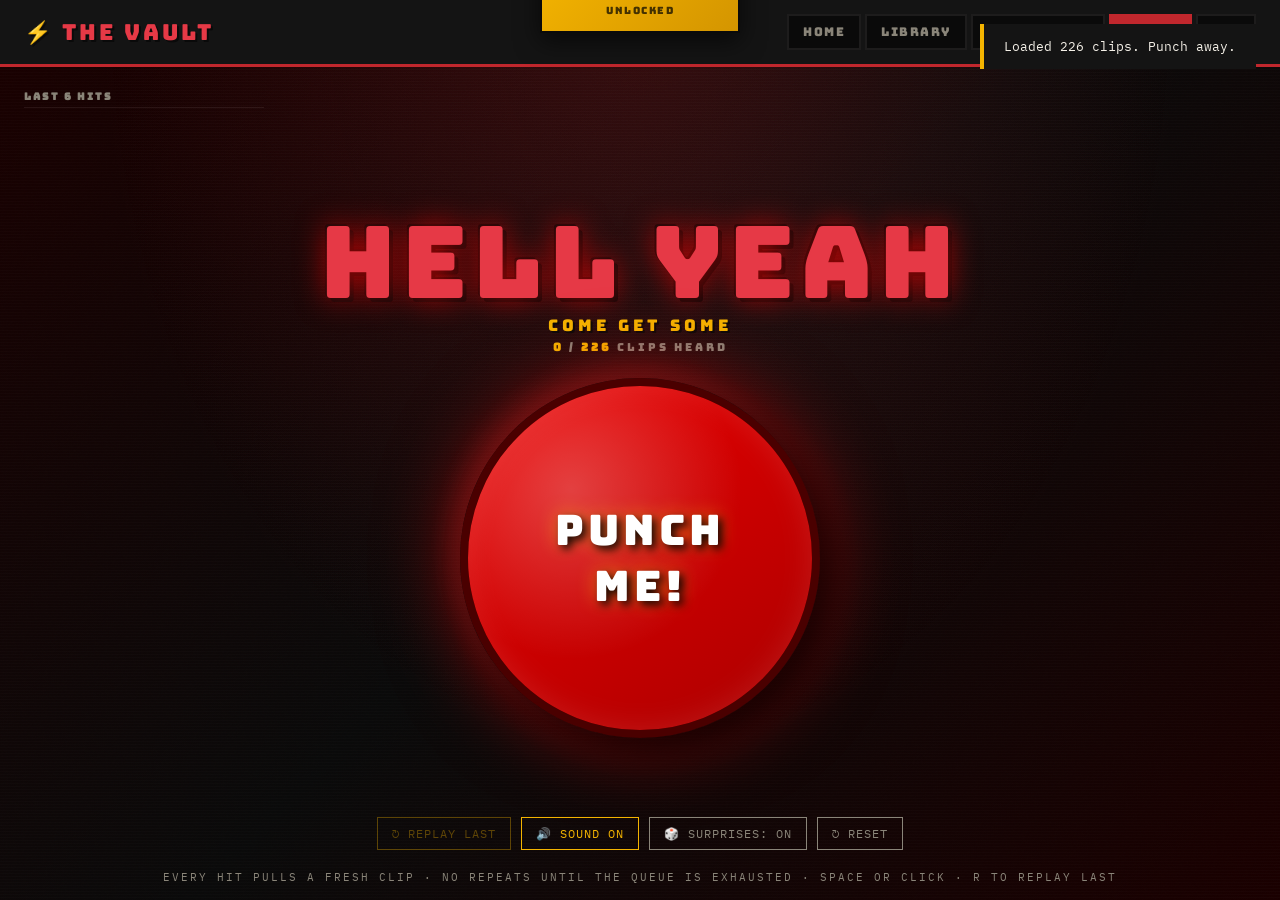
<file: punch.html>
<!DOCTYPE html>
<html lang="en">
<head>
<meta charset="UTF-8">
<meta name="viewport" content="width=device-width, initial-scale=1.0">
<title>HELL YEAH — Punch Button — THE VAULT</title>
<link rel="preconnect" href="https://fonts.googleapis.com">
<link rel="preconnect" href="https://fonts.gstatic.com" crossorigin>
<link href="https://fonts.googleapis.com/css2?family=Bungee&family=IBM+Plex+Mono:wght@300;400;500;700&family=Special+Elite&display=swap" rel="stylesheet">
<link rel="stylesheet" href="assets/duke.css">
<style>
  body {
    background:
      radial-gradient(ellipse at top, rgba(193,39,45,0.15), transparent 60%),
      linear-gradient(135deg, #1a0000 0%, #0a0a0a 50%, #1a0000 100%);
    min-height: 100vh;
    overflow-x: hidden;
  }
  .punch-wrap {
    min-height: calc(100vh - 80px);
    display: flex;
    flex-direction: column;
    align-items: center;
    justify-content: center;
    padding: 20px;
    position: relative;
    z-index: 5;
  }
  .punch-title {
    text-align: center;
    margin-bottom: 24px;
  }
  .punch-h1 {
    font-family: 'Bungee', sans-serif;
    font-size: clamp(56px, 9vw, 100px);
    color: var(--blood-bright);
    letter-spacing: 6px;
    line-height: 0.9;
    text-shadow:
      0 0 30px rgba(255,0,0,0.6),
      4px 4px 0 var(--bg),
      -2px -2px 0 var(--bg);
    animation: titlePulse 2s ease-in-out infinite;
  }
  @keyframes titlePulse {
    0%, 100% { text-shadow: 0 0 30px rgba(255,0,0,0.6), 4px 4px 0 var(--bg), -2px -2px 0 var(--bg); }
    50% { text-shadow: 0 0 50px rgba(255,0,0,0.9), 4px 4px 0 var(--bg), -2px -2px 0 var(--bg); }
  }
  .punch-tag {
    color: var(--gold);
    font-family: 'Bungee', sans-serif;
    font-size: 16px;
    letter-spacing: 4px;
    margin-top: 8px;
    text-shadow: 2px 2px 0 var(--bg);
  }
  .punch-counter {
    color: var(--ink-dim);
    font-family: 'Bungee', sans-serif;
    font-size: 11px;
    letter-spacing: 3px;
    margin-top: 4px;
  }
  .punch-counter b { color: var(--gold); }

  .punch-button {
    width: clamp(280px, 50vw, 360px);
    height: clamp(280px, 50vw, 360px);
    border-radius: 50%;
    border: 8px solid #4a0000;
    color: white;
    font-family: 'Bungee', sans-serif;
    font-size: clamp(32px, 6vw, 42px);
    letter-spacing: 4px;
    cursor: pointer;
    user-select: none;
    transition: transform 0.1s ease, box-shadow 0.1s ease, filter 0.2s ease;
    background:
      radial-gradient(circle at 30% 30%, rgba(255,255,255,0.25), transparent 50%),
      linear-gradient(145deg, #ee0000, #aa0000);
    box-shadow:
      14px 14px 28px rgba(0,0,0,0.7),
      -10px -10px 24px rgba(255,80,80,0.15),
      0 0 80px rgba(255,0,0,0.6),
      inset 0 0 30px rgba(255,255,255,0.1);
    text-shadow:
      4px 4px 8px rgba(0,0,0,0.9),
      0 0 20px rgba(255,255,0,0.4);
    animation: idlePulse 2.5s ease-in-out infinite;
    position: relative;
    overflow: hidden;
  }
  .punch-button:hover {
    transform: scale(1.04);
    box-shadow:
      16px 16px 32px rgba(0,0,0,0.7),
      0 0 100px rgba(255,0,0,0.8);
  }
  .punch-button.punching {
    animation: shake 0.18s ease;
    transform: scale(0.92);
    background:
      radial-gradient(circle at 30% 30%, rgba(255,255,255,0.2), transparent 50%),
      linear-gradient(145deg, #aa0000, #770000);
    box-shadow:
      inset 8px 8px 20px rgba(0,0,0,0.6),
      0 0 60px rgba(255,0,0,1);
  }
  .punch-button.surprise {
    filter: hue-rotate(40deg) saturate(2);
  }
  @keyframes idlePulse {
    0%, 100% { transform: scale(1); }
    50% { transform: scale(1.015); }
  }
  @keyframes shake {
    0%, 100% { transform: translate(0, 0) scale(0.92); }
    25% { transform: translate(-6px, 4px) scale(0.92) rotate(-1.5deg); }
    75% { transform: translate(6px, -4px) scale(0.92) rotate(1.5deg); }
  }

  .combo-display {
    position: absolute;
    top: 30%;
    right: 5%;
    pointer-events: none;
    text-align: right;
  }
  .combo-num {
    font-family: 'Bungee', sans-serif;
    font-size: 80px;
    color: var(--gold);
    text-shadow: 4px 4px 0 var(--bg), 0 0 30px rgba(244,180,0,0.6);
    line-height: 0.9;
    transform-origin: right center;
    transition: transform 0.15s;
  }
  .combo-label {
    font-family: 'Bungee', sans-serif;
    font-size: 14px;
    color: var(--blood-bright);
    letter-spacing: 3px;
  }
  .combo-display.bumped .combo-num { transform: scale(1.3); }

  .quote-display {
    position: absolute;
    bottom: 130px;
    left: 50%;
    transform: translateX(-50%);
    color: var(--gold);
    font-family: 'Special Elite', cursive;
    font-size: 22px;
    text-align: center;
    letter-spacing: 2px;
    text-shadow: 2px 2px 4px rgba(0,0,0,0.9);
    pointer-events: none;
    opacity: 0;
    transition: opacity 0.3s;
    max-width: 80%;
  }
  .quote-display.show { opacity: 1; }
  .quote-display .cat-tag {
    display: block;
    font-family: 'Bungee', sans-serif;
    font-size: 11px;
    color: var(--blood-bright);
    letter-spacing: 3px;
    margin-bottom: 4px;
  }

  .history-strip {
    position: fixed;
    top: 90px;
    left: 24px;
    width: 240px;
    z-index: 5;
    pointer-events: none;
  }
  .history-strip h4 {
    font-family: 'Bungee', sans-serif;
    color: var(--ink-dim);
    font-size: 10px;
    letter-spacing: 2px;
    margin-bottom: 8px;
    border-bottom: 1px solid var(--line);
    padding-bottom: 4px;
  }
  .history-item {
    background: rgba(20, 20, 20, 0.7);
    border-left: 3px solid var(--blood);
    padding: 6px 10px;
    margin-bottom: 4px;
    font-size: 11px;
    color: var(--ink);
    overflow: hidden;
    text-overflow: ellipsis;
    white-space: nowrap;
    animation: slideIn 0.3s ease;
  }
  .history-item .item-cat {
    color: var(--gold);
    font-family: 'Bungee', sans-serif;
    font-size: 9px;
    margin-right: 6px;
  }
  @keyframes slideIn {
    from { opacity: 0; transform: translateX(-20px); }
    to { opacity: 1; transform: translateX(0); }
  }
  @media (max-width: 900px) {
    .history-strip { display: none; }
  }

  .achievement {
    position: fixed;
    top: 100px;
    left: 50%;
    transform: translateX(-50%) translateY(-200%);
    background: linear-gradient(135deg, var(--gold), #d49500);
    color: var(--bg);
    padding: 14px 28px;
    z-index: 200;
    font-family: 'Bungee', sans-serif;
    font-size: 14px;
    letter-spacing: 3px;
    text-align: center;
    box-shadow: 0 8px 24px rgba(0,0,0,0.6);
    transition: transform 0.4s cubic-bezier(0.34, 1.56, 0.64, 1);
    border: 2px solid var(--bg);
  }
  .achievement.show { transform: translateX(-50%) translateY(0); }
  .achievement .ach-sub {
    display: block;
    font-size: 10px;
    letter-spacing: 1.5px;
    margin-top: 4px;
    color: rgba(0,0,0,0.7);
  }

  .footer-hint {
    position: fixed;
    bottom: 16px;
    width: 100%;
    text-align: center;
    color: var(--ink-dim);
    font-size: 11px;
    letter-spacing: 2px;
    z-index: 5;
  }

  .particle {
    position: fixed;
    width: 14px;
    height: 14px;
    border-radius: 50%;
    pointer-events: none;
    z-index: 100;
  }
  .shockwave {
    position: fixed;
    border: 4px solid var(--blood-bright);
    border-radius: 50%;
    pointer-events: none;
    z-index: 99;
    animation: shockwaveExpand 0.6s ease-out forwards;
  }
  @keyframes shockwaveExpand {
    0% { width: 0; height: 0; opacity: 1; transform: translate(-50%, -50%); }
    100% { width: 600px; height: 600px; opacity: 0; transform: translate(-50%, -50%); }
  }

  .controls-bar {
    position: fixed;
    bottom: 50px;
    left: 50%;
    transform: translateX(-50%);
    display: flex;
    gap: 10px;
    z-index: 5;
    flex-wrap: wrap;
    justify-content: center;
  }

  body.shake-screen { animation: screenShake 0.3s ease; }
  @keyframes screenShake {
    0%, 100% { transform: translate(0, 0); }
    20% { transform: translate(-4px, 2px); }
    40% { transform: translate(4px, -2px); }
    60% { transform: translate(-3px, -3px); }
    80% { transform: translate(3px, 3px); }
  }

  .duke-btn.replaying {
    background: var(--blood-bright) !important;
    color: var(--ink) !important;
    border-color: var(--blood-bright) !important;
    animation: pulseRed 0.8s ease-in-out infinite;
  }
  @keyframes pulseRed {
    0%, 100% { box-shadow: 0 0 0 0 rgba(230,57,70,0.6); }
    50% { box-shadow: 0 0 0 12px rgba(230,57,70,0); }
  }
  .duke-btn:disabled {
    opacity: 0.35;
    cursor: not-allowed;
  }

  body.flash-burst { animation: flashBurst 0.4s ease; }
  @keyframes flashBurst {
    0% { background-color: transparent; }
    25% { background-color: rgba(244,180,0,0.25); }
    100% { background-color: transparent; }
  }
</style>
</head>
<body>

<script>window.__DUKE_PAGE__ = 'punch';</script>

<div class="punch-wrap">

  <div class="punch-title">
    <div class="punch-h1">HELL YEAH</div>
    <div class="punch-tag">COME GET SOME</div>
    <div class="punch-counter">
      <span id="progressText"><b>0</b> / <b>0</b> CLIPS HEARD</span>
    </div>
  </div>

  <button class="punch-button" id="punchBtn">
    PUNCH<br>ME!
  </button>

  <div class="combo-display" id="comboDisplay" style="display:none;">
    <div class="combo-num" id="comboNum">1</div>
    <div class="combo-label">COMBO</div>
  </div>

  <div class="quote-display" id="quoteDisplay">
    <span class="cat-tag" id="quoteCat"></span>
    <span id="quoteText"></span>
  </div>

  <div class="controls-bar">
    <button class="duke-btn duke-btn-primary" id="replayBtn" disabled title="Replay the last clip (or press R)">↻ REPLAY LAST</button>
    <button class="duke-btn duke-btn-primary" id="muteToggle">🔊 SOUND ON</button>
    <button class="duke-btn" id="surpriseToggle">🎲 SURPRISES: ON</button>
    <button class="duke-btn" id="resetBtn" title="Re-shuffle the queue and clear history">↻ RESET</button>
  </div>

</div>

<div class="history-strip" id="historyStrip">
  <h4>LAST 6 HITS</h4>
  <div id="historyList"></div>
</div>

<div class="achievement" id="achievement">
  <span id="achTitle">ACHIEVEMENT</span>
  <span class="ach-sub" id="achSub">unlocked</span>
</div>

<div class="footer-hint">EVERY HIT PULLS A FRESH CLIP · NO REPEATS UNTIL THE QUEUE IS EXHAUSTED · SPACE OR CLICK · R TO REPLAY LAST</div>

<div class="toast" id="toast"></div>

<script src="assets/nav.js"></script>
<script>
(async function() {
  // ============ ELEMENTS ============
  const btn = document.getElementById('punchBtn');
  const comboDisplay = document.getElementById('comboDisplay');
  const comboNum = document.getElementById('comboNum');
  const quoteDisplay = document.getElementById('quoteDisplay');
  const quoteCat = document.getElementById('quoteCat');
  const quoteText = document.getElementById('quoteText');
  const replayBtn = document.getElementById('replayBtn');
  const muteToggle = document.getElementById('muteToggle');
  const surpriseToggle = document.getElementById('surpriseToggle');
  const resetBtn = document.getElementById('resetBtn');
  const progressText = document.getElementById('progressText');
  const historyList = document.getElementById('historyList');
  const achievement = document.getElementById('achievement');
  const achTitle = document.getElementById('achTitle');
  const achSub = document.getElementById('achSub');
  const toast = document.getElementById('toast');

  // ============ STATE ============
  let combo = 0;
  let comboTimer;
  let muted = false;
  let surprisesEnabled = true;
  let manifest = null;
  let allClips = [];
  let queue = [];               // shuffled queue, popped one at a time
  let heard = new Set();        // ids of clips played this session
  let totalPunches = 0;
  let history = [];             // last N played clips for the history strip
  let lastClip = null;           // the most recent clip — what REPLAY plays
  let currentAudio = null;       // currently playing Audio object (for replay control)
  const HISTORY_LEN = 6;
  const COLORS = ['#ff0000', '#ff6600', '#ffff00', '#ffffff', '#f4b400'];

  function flash(msg, ok) {
    toast.textContent = msg;
    toast.classList.toggle('success', !!ok);
    toast.classList.add('show');
    setTimeout(() => toast.classList.remove('show'), 2000);
  }

  // ============ SHUFFLE (Fisher-Yates) ============
  function shuffle(arr) {
    const a = arr.slice();
    for (let i = a.length - 1; i > 0; i--) {
      const j = Math.floor(Math.random() * (i + 1));
      [a[i], a[j]] = [a[j], a[i]];
    }
    return a;
  }

  function rebuildQueue() {
    queue = shuffle(allClips);
  }

  // ============ LOAD MANIFEST ============
  try {
    manifest = await fetch('manifest.json').then(r => r.json());
    allClips = manifest.clips || [];
    rebuildQueue();
    updateProgress();
    flash(`Loaded ${allClips.length} clips. Punch away.`, true);
  } catch (e) {
    flash('Could not load clips manifest. Visuals only.');
  }

  function updateProgress() {
    progressText.innerHTML = `<b>${heard.size}</b> / <b>${allClips.length}</b> CLIPS HEARD`;
  }

  // ============ NEXT CLIP — NO REPEATS ============
  function nextClip() {
    if (!allClips.length) return null;
    if (queue.length === 0) {
      // Cycle complete — celebrate, reshuffle, mark fresh
      fireAchievement('FULL CYCLE COMPLETE', `Heard all ${allClips.length} clips. Reshuffling.`);
      heard.clear();
      rebuildQueue();
      updateProgress();
    }
    const clip = queue.pop();
    heard.add(clip.id);
    updateProgress();
    return clip;
  }

  // ============ PLAY ============
  function playClip(clip) {
    if (!clip || muted) return;
    // Stop any audio currently playing (e.g. mid-replay or mid-clip)
    if (currentAudio) {
      currentAudio.pause();
      currentAudio.currentTime = 0;
    }
    lastClip = clip;
    if (replayBtn) replayBtn.disabled = false;
    currentAudio = new Audio(clip.path);
    currentAudio.volume = 0.85;
    currentAudio.play().catch(() => {});
  }

  function showQuote(clip) {
    if (!clip) return;
    const text = clip.title || clip.slug.replace(/-/g, ' ');
    quoteCat.textContent = `[${clip.category.toUpperCase()}]`;
    quoteText.textContent = text.toUpperCase();
    quoteDisplay.classList.add('show');
    clearTimeout(quoteDisplay._timer);
    quoteDisplay._timer = setTimeout(() => quoteDisplay.classList.remove('show'), 1800);
  }

  function pushHistory(clip) {
    if (!clip) return;
    history.unshift(clip);
    if (history.length > HISTORY_LEN) history.pop();
    historyList.innerHTML = history.map(c => `
      <div class="history-item">
        <span class="item-cat">${c.category.slice(0,3).toUpperCase()}</span>
        ${escapeHTML(c.title || c.slug.replace(/-/g, ' '))}
      </div>`).join('');
  }
  function escapeHTML(s) {
    return String(s).replace(/[&<>"']/g, c => ({'&':'&amp;','<':'&lt;','>':'&gt;','"':'&quot;',"'":'&#39;'}[c]));
  }

  // ============ EFFECTS ============
  function spawnParticles(x, y, count, scale) {
    scale = scale || 1;
    for (let i = 0; i < count; i++) {
      const p = document.createElement('div');
      p.className = 'particle';
      p.style.left = x + 'px';
      p.style.top = y + 'px';
      p.style.background = `radial-gradient(circle, ${COLORS[i % COLORS.length]}, transparent)`;
      p.style.width = (10 + Math.random() * 8 * scale) + 'px';
      p.style.height = p.style.width;
      document.body.appendChild(p);
      const angle = (Math.PI * 2 * i) / count + Math.random() * 0.4;
      const distance = (80 + Math.random() * 180) * scale;
      const dx = Math.cos(angle) * distance;
      const dy = Math.sin(angle) * distance;
      p.animate([
        { transform: 'translate(-50%, -50%) scale(1)', opacity: 1 },
        { transform: `translate(calc(-50% + ${dx}px), calc(-50% + ${dy}px)) scale(0)`, opacity: 0 }
      ], { duration: 700 + Math.random() * 500, easing: 'ease-out' });
      setTimeout(() => p.remove(), 1300);
    }
  }

  function spawnShockwave(x, y) {
    const sw = document.createElement('div');
    sw.className = 'shockwave';
    sw.style.left = x + 'px';
    sw.style.top = y + 'px';
    document.body.appendChild(sw);
    setTimeout(() => sw.remove(), 700);
  }

  // ============ ACHIEVEMENTS ============
  function fireAchievement(title, sub) {
    achTitle.textContent = title;
    achSub.textContent = sub || '';
    achievement.classList.add('show');
    setTimeout(() => achievement.classList.remove('show'), 3200);
  }

  function checkAchievements(clip) {
    // First hit
    if (totalPunches === 1) fireAchievement('FIRST BLOOD', 'You hit it. Hell yeah.');
    // Round numbers
    if (totalPunches === 25) fireAchievement('25 HITS', 'Just getting warmed up.');
    if (totalPunches === 100) fireAchievement('CENTURION', 'You really like this button.');
    if (totalPunches === 500) fireAchievement('PUNCHING MACHINE', 'Concerning. Continue.');
    if (totalPunches === 1000) fireAchievement('THE KING', 'You and Duke are now one.');
    // Milestones based on heard count
    if (heard.size === 50) fireAchievement('50 UNIQUE CLIPS', 'A respectable sample size.');
    if (heard.size === 100) fireAchievement('CENTURY OF VOICES', 'You\'ve heard a lot of Duke.');
    if (heard.size === Math.floor(allClips.length / 2)) {
      fireAchievement('HALFWAY POINT', `${heard.size} of ${allClips.length} heard.`);
    }
    // Category-based
    if (clip && clip.category === 'french') fireAchievement('SACRÉ BLEU', 'Found a French line.');
    if (clip && clip.category === 'music') fireAchievement('A LITTLE MUSIC', 'Score moment.');
    if (clip && clip.category === 'reference') fireAchievement('POP CULTURE', 'Duke is well-read.');
  }

  // ============ SURPRISES ============
  // 1 in N punches triggers something extra. Returns the surprise type or null.
  function rollSurprise() {
    if (!surprisesEnabled) return null;
    const r = Math.random();
    if (r < 0.05) return 'mega';      // 5% — mega-particles + flash
    if (r < 0.10) return 'doublehit';  // 5% — plays a second clip
    if (r < 0.15) return 'rainbow';    // 5% — rainbow button tint
    return null;
  }

  function applySurprise(type, x, y) {
    if (type === 'mega') {
      spawnParticles(x, y, 50, 1.6);
      document.body.classList.add('flash-burst');
      setTimeout(() => document.body.classList.remove('flash-burst'), 400);
      flash('MEGA HIT!', true);
    } else if (type === 'doublehit') {
      // Second clip a moment later
      setTimeout(() => {
        const second = nextClip();
        if (second) { playClip(second); showQuote(second); pushHistory(second); }
      }, 350);
      flash('DOUBLE HIT!', true);
    } else if (type === 'rainbow') {
      btn.classList.add('surprise');
      setTimeout(() => btn.classList.remove('surprise'), 600);
    }
  }

  // ============ MAIN PUNCH HANDLER ============
  function doPunch() {
    if (!allClips.length) return;
    btn.classList.add('punching');
    setTimeout(() => btn.classList.remove('punching'), 180);

    totalPunches++;

    const clip = nextClip();
    if (clip) {
      playClip(clip);
      showQuote(clip);
      pushHistory(clip);
    }

    const rect = btn.getBoundingClientRect();
    const cx = rect.left + rect.width / 2;
    const cy = rect.top + rect.height / 2;
    spawnParticles(cx, cy, 18);
    spawnShockwave(cx, cy);

    combo++;
    comboNum.textContent = combo;
    comboDisplay.style.display = combo > 1 ? 'block' : 'none';
    comboDisplay.classList.add('bumped');
    setTimeout(() => comboDisplay.classList.remove('bumped'), 150);

    if (combo >= 5) {
      document.body.classList.add('shake-screen');
      setTimeout(() => document.body.classList.remove('shake-screen'), 300);
    }
    if (combo >= 10) spawnParticles(cx, cy, 30);
    if (combo === 10) fireAchievement('10x COMBO', 'On fire.');
    if (combo === 25) fireAchievement('25x COMBO', 'Legendary.');
    if (combo === 50) fireAchievement('50x COMBO', 'You broke the meter.');

    clearTimeout(comboTimer);
    comboTimer = setTimeout(() => {
      combo = 0;
      comboDisplay.style.display = 'none';
    }, 2500);

    // Surprises
    const surprise = rollSurprise();
    if (surprise) applySurprise(surprise, cx, cy);

    checkAchievements(clip);
  }

  btn.addEventListener('click', doPunch);
  document.addEventListener('keydown', (e) => {
    if (e.target.matches('input, textarea, [contenteditable="true"]')) return;
    if (e.code === 'Space') {
      e.preventDefault();
      doPunch();
    } else if (e.code === 'KeyR' && lastClip) {
      e.preventDefault();
      replayLast();
    } else if (e.code === 'KeyM') {
      e.preventDefault();
      muteToggle.click();
    }
  });

  // ============ MANUAL REPLAY ============
  function replayLast() {
    if (!lastClip || muted) return;
    if (currentAudio) {
      currentAudio.pause();
      currentAudio.currentTime = 0;
    }
    currentAudio = new Audio(lastClip.path);
    currentAudio.volume = 0.85;
    replayBtn.classList.add('replaying');
    const originalText = replayBtn.textContent;
    replayBtn.textContent = '▶ PLAYING';
    currentAudio.addEventListener('ended', () => {
      replayBtn.classList.remove('replaying');
      replayBtn.textContent = originalText;
    });
    currentAudio.play().catch(() => {
      replayBtn.classList.remove('replaying');
      replayBtn.textContent = originalText;
    });
  }
  replayBtn.addEventListener('click', (e) => {
    e.stopPropagation();
    replayLast();
  });

  // ============ CONTROLS ============
  muteToggle.addEventListener('click', () => {
    muted = !muted;
    muteToggle.textContent = muted ? '🔇 MUTED' : '🔊 SOUND ON';
  });

  surpriseToggle.addEventListener('click', () => {
    surprisesEnabled = !surprisesEnabled;
    surpriseToggle.textContent = `🎲 SURPRISES: ${surprisesEnabled ? 'ON' : 'OFF'}`;
  });

  resetBtn.addEventListener('click', () => {
    heard.clear();
    history = [];
    historyList.innerHTML = '';
    rebuildQueue();
    updateProgress();
    combo = 0;
    comboDisplay.style.display = 'none';
    flash('Queue reshuffled. Fresh start.', true);
  });
})();
</script>
</body>
</html>
</file>
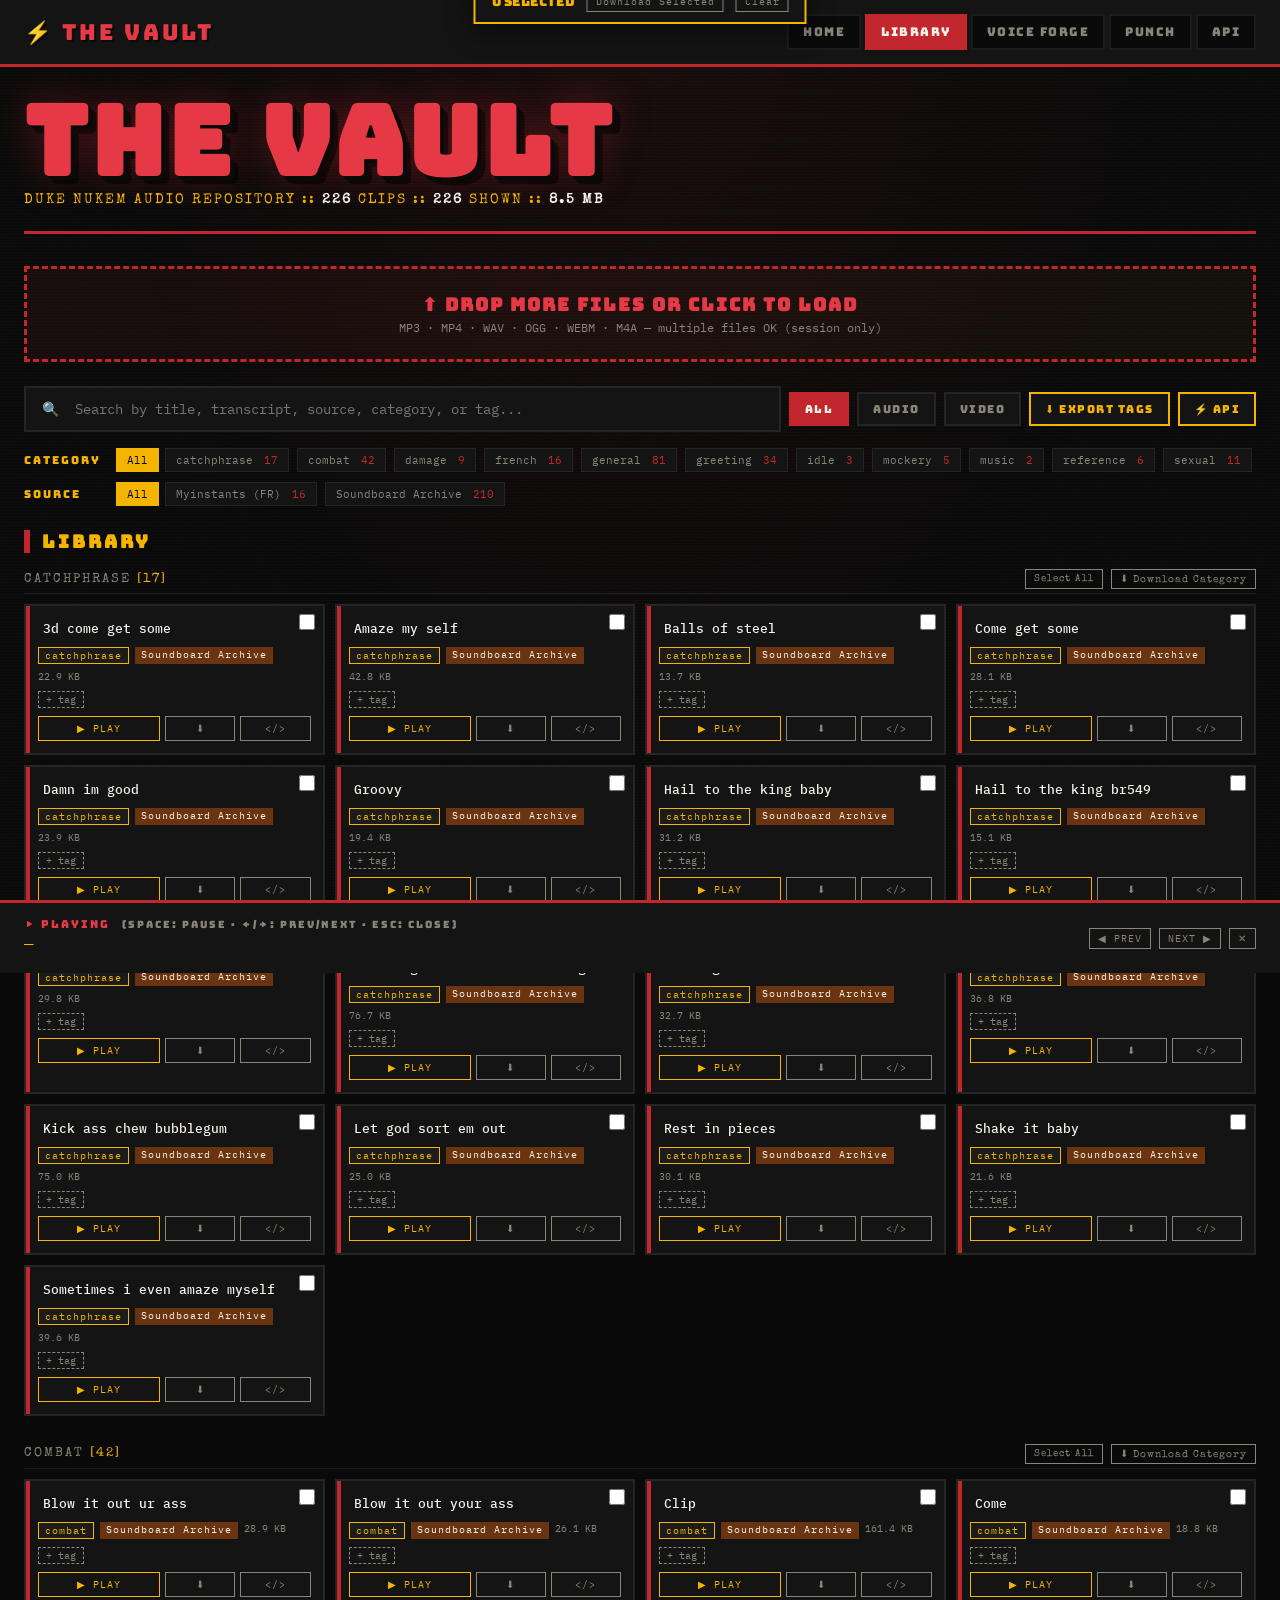
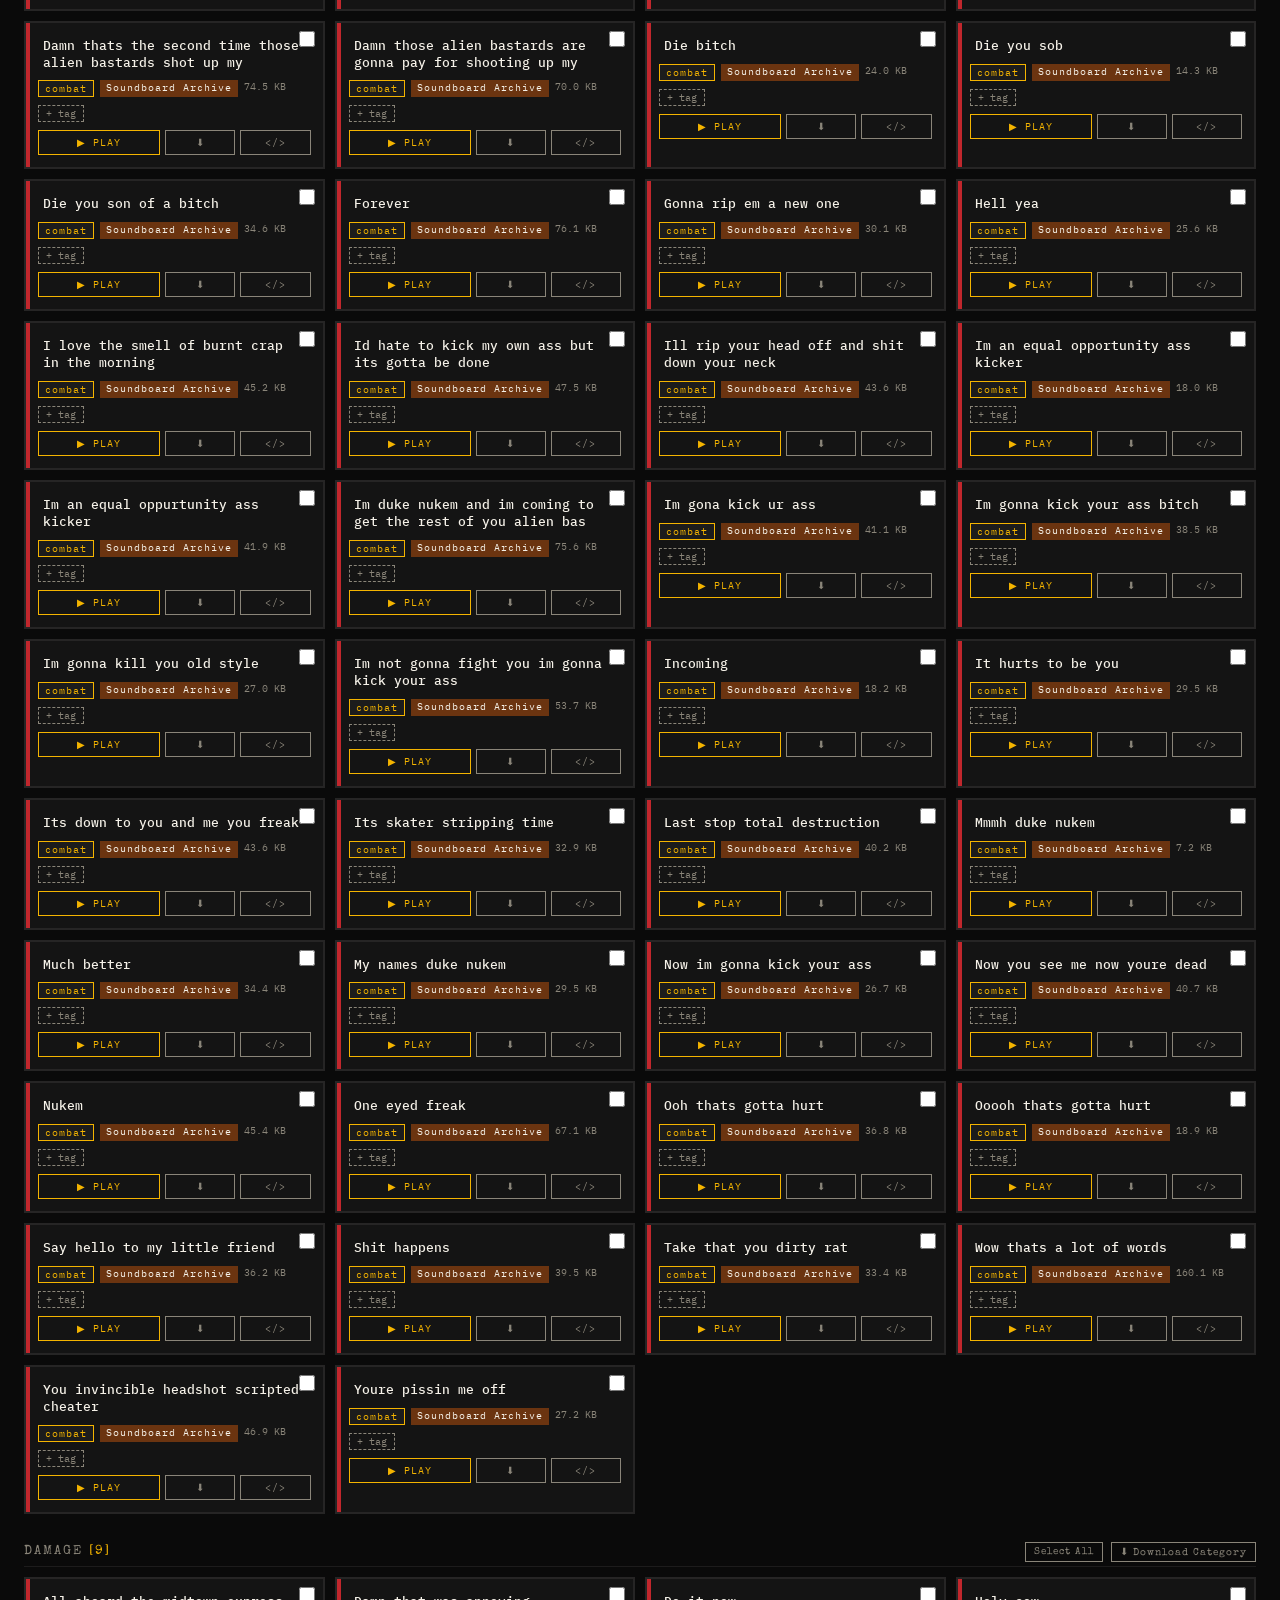
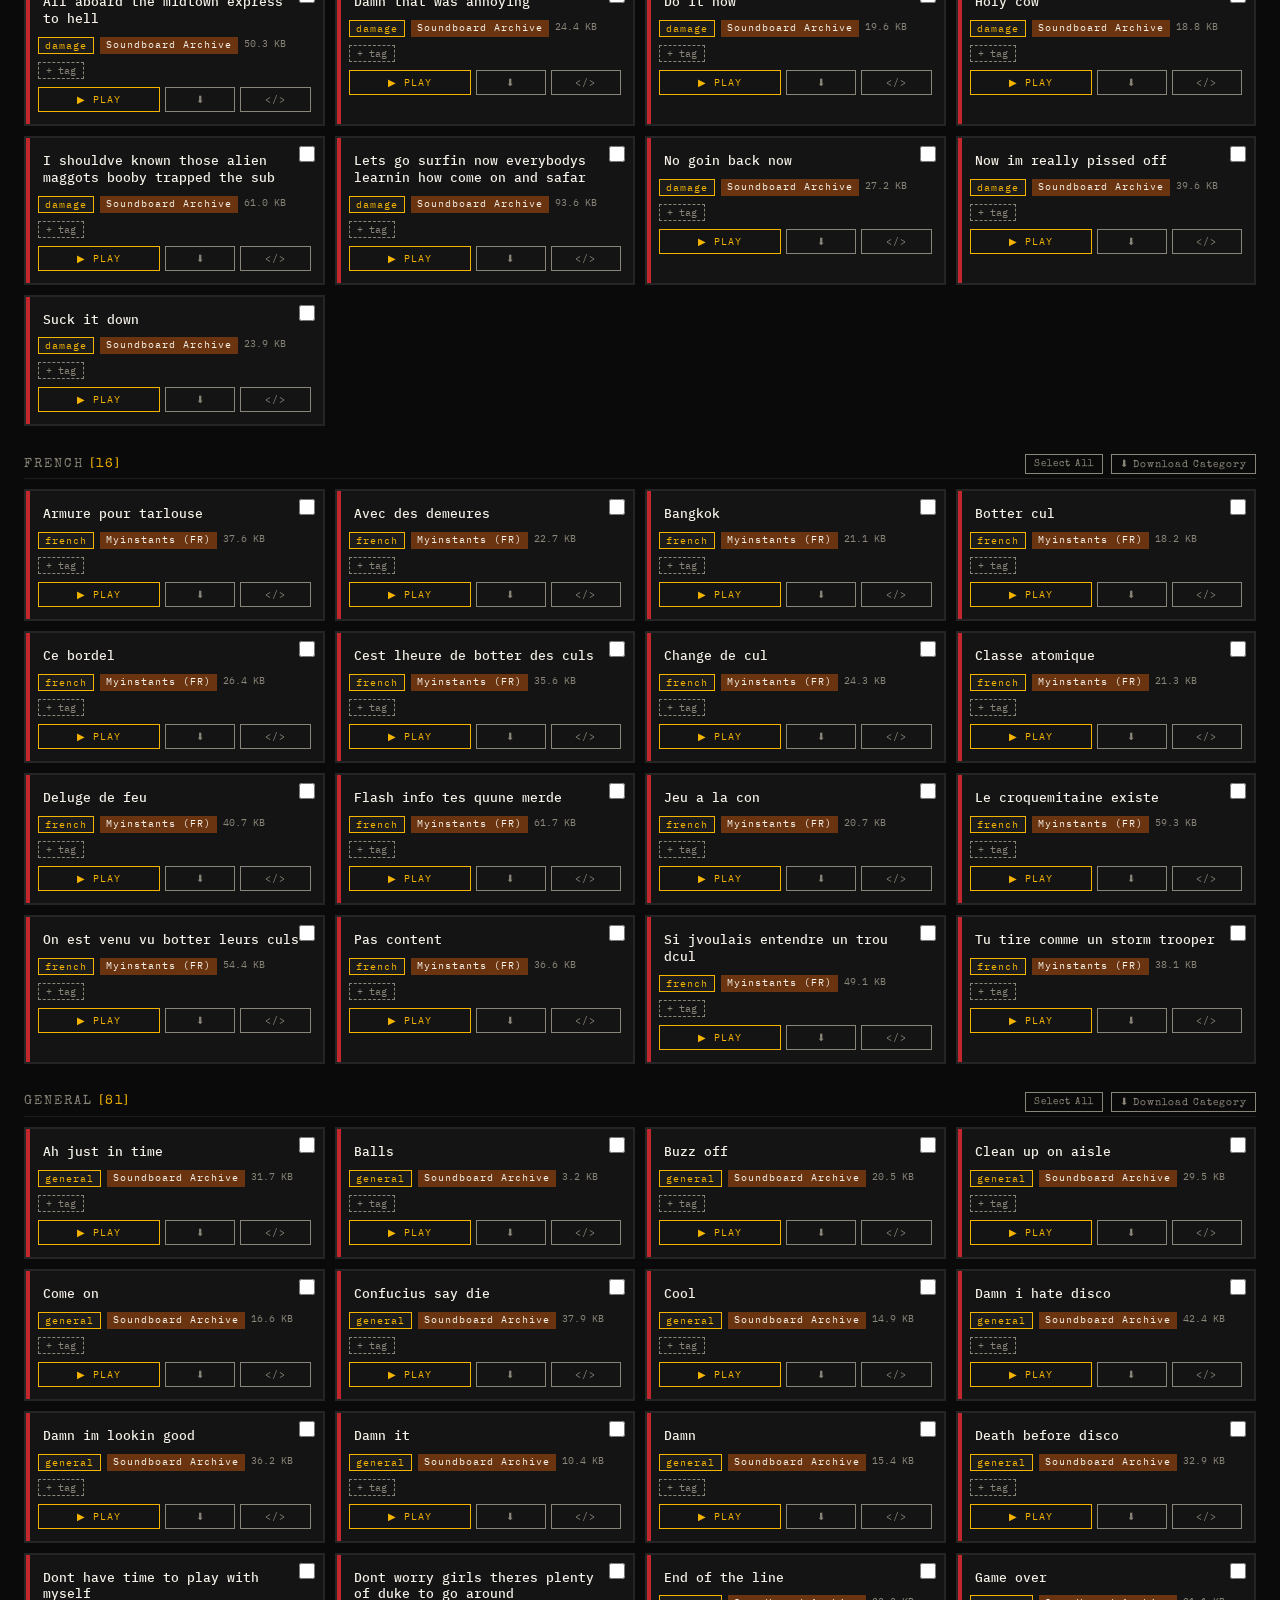
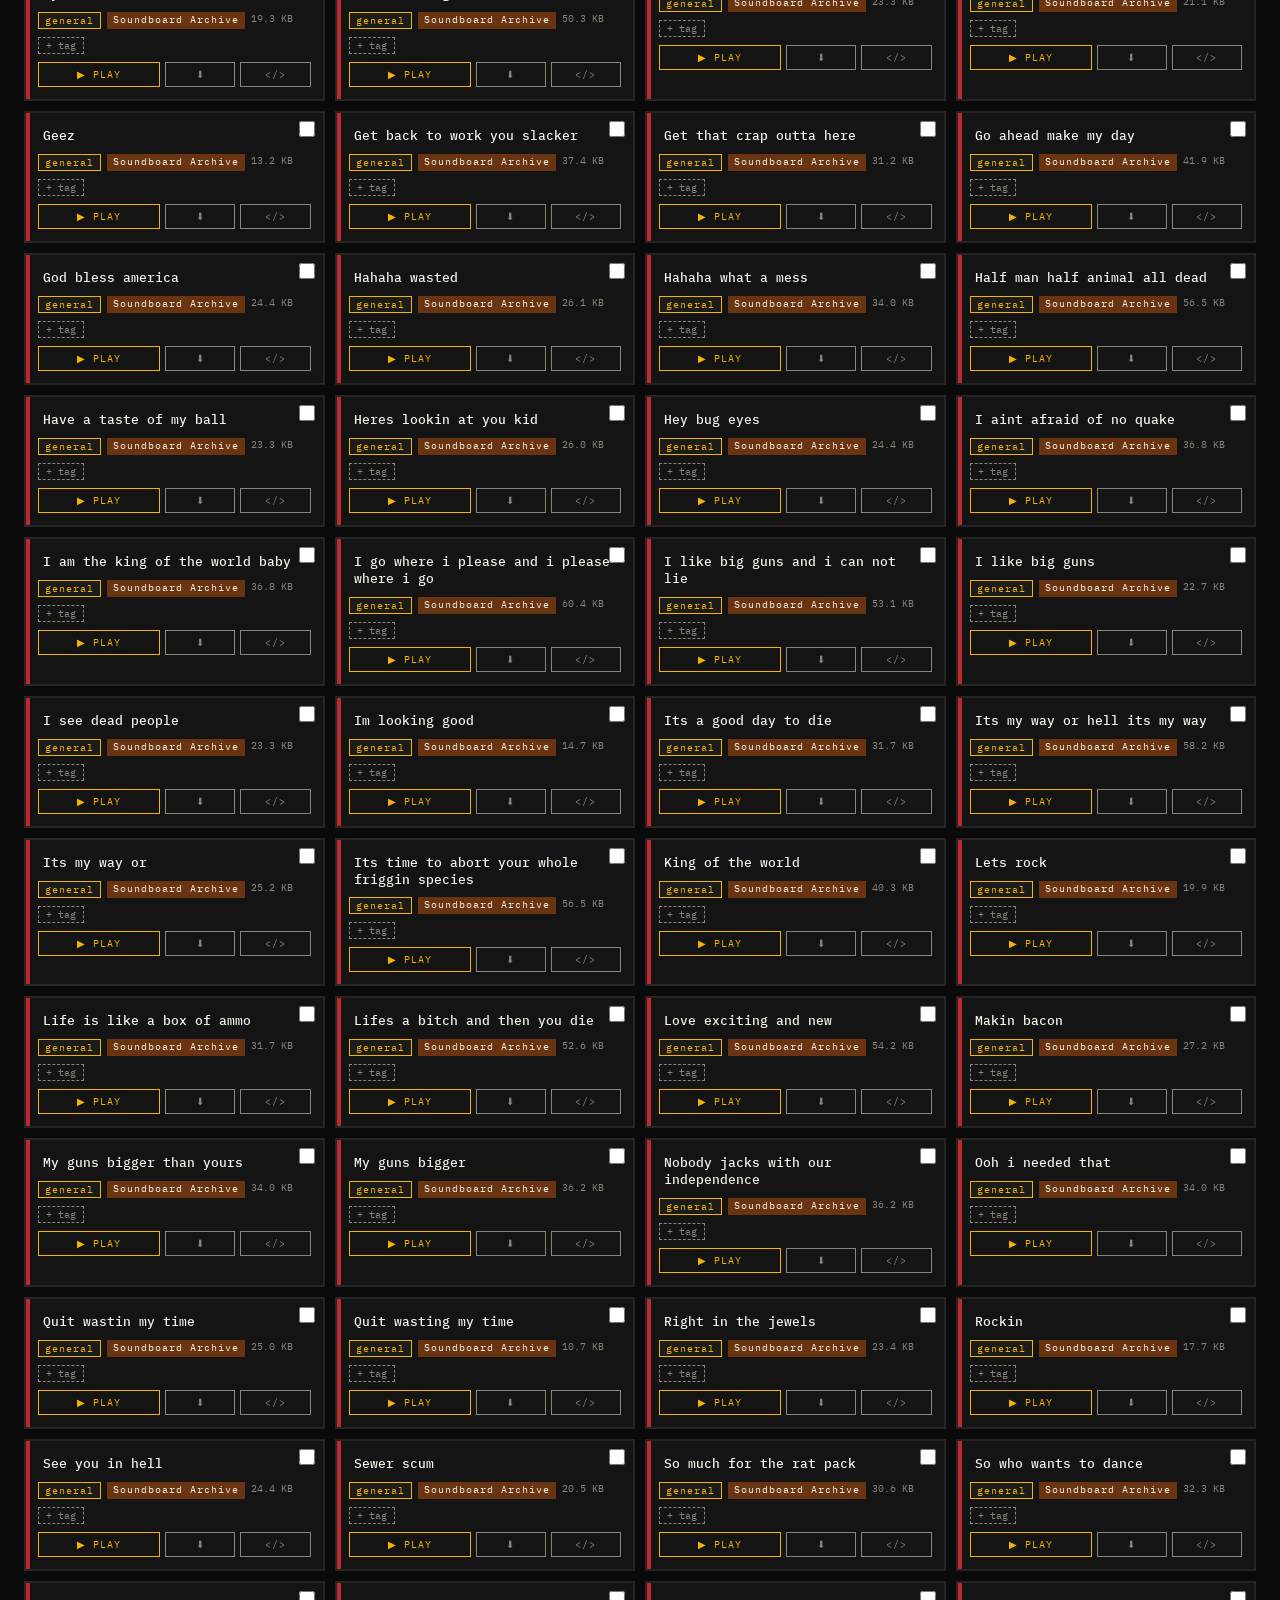
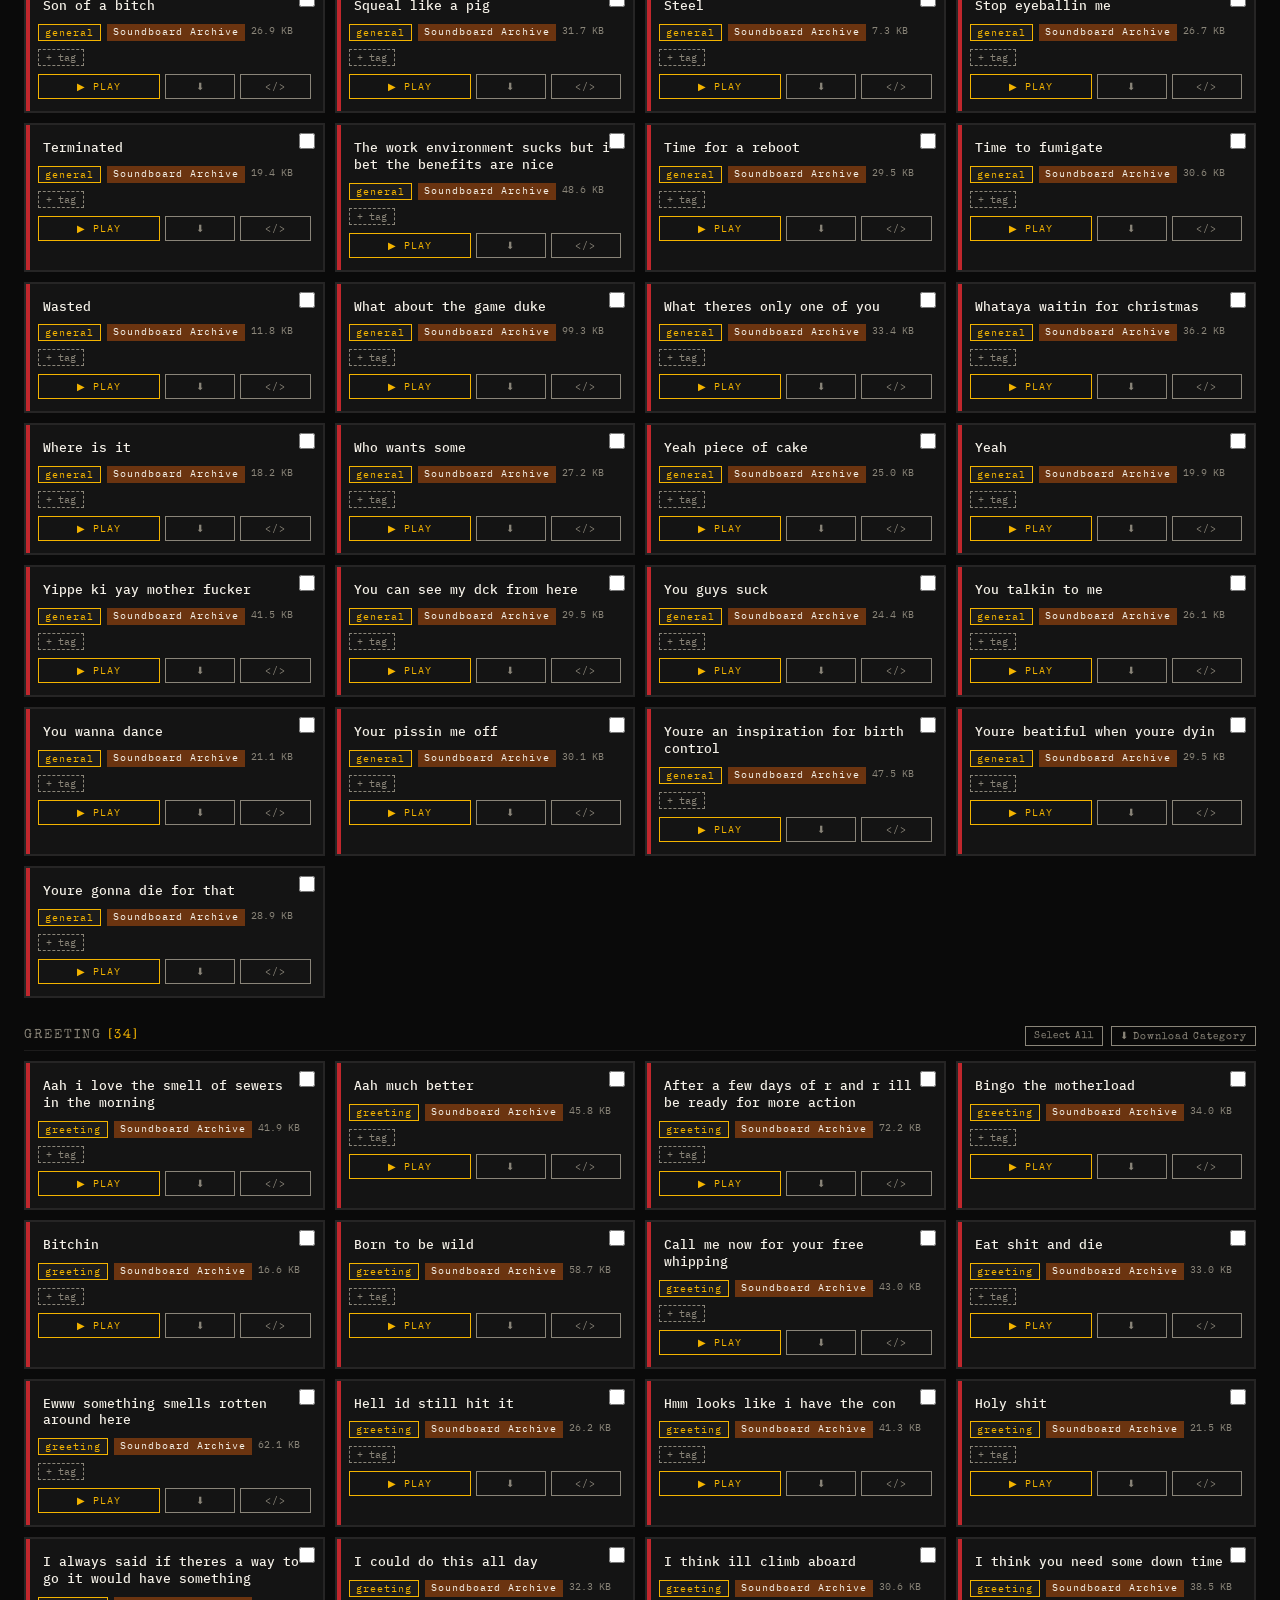
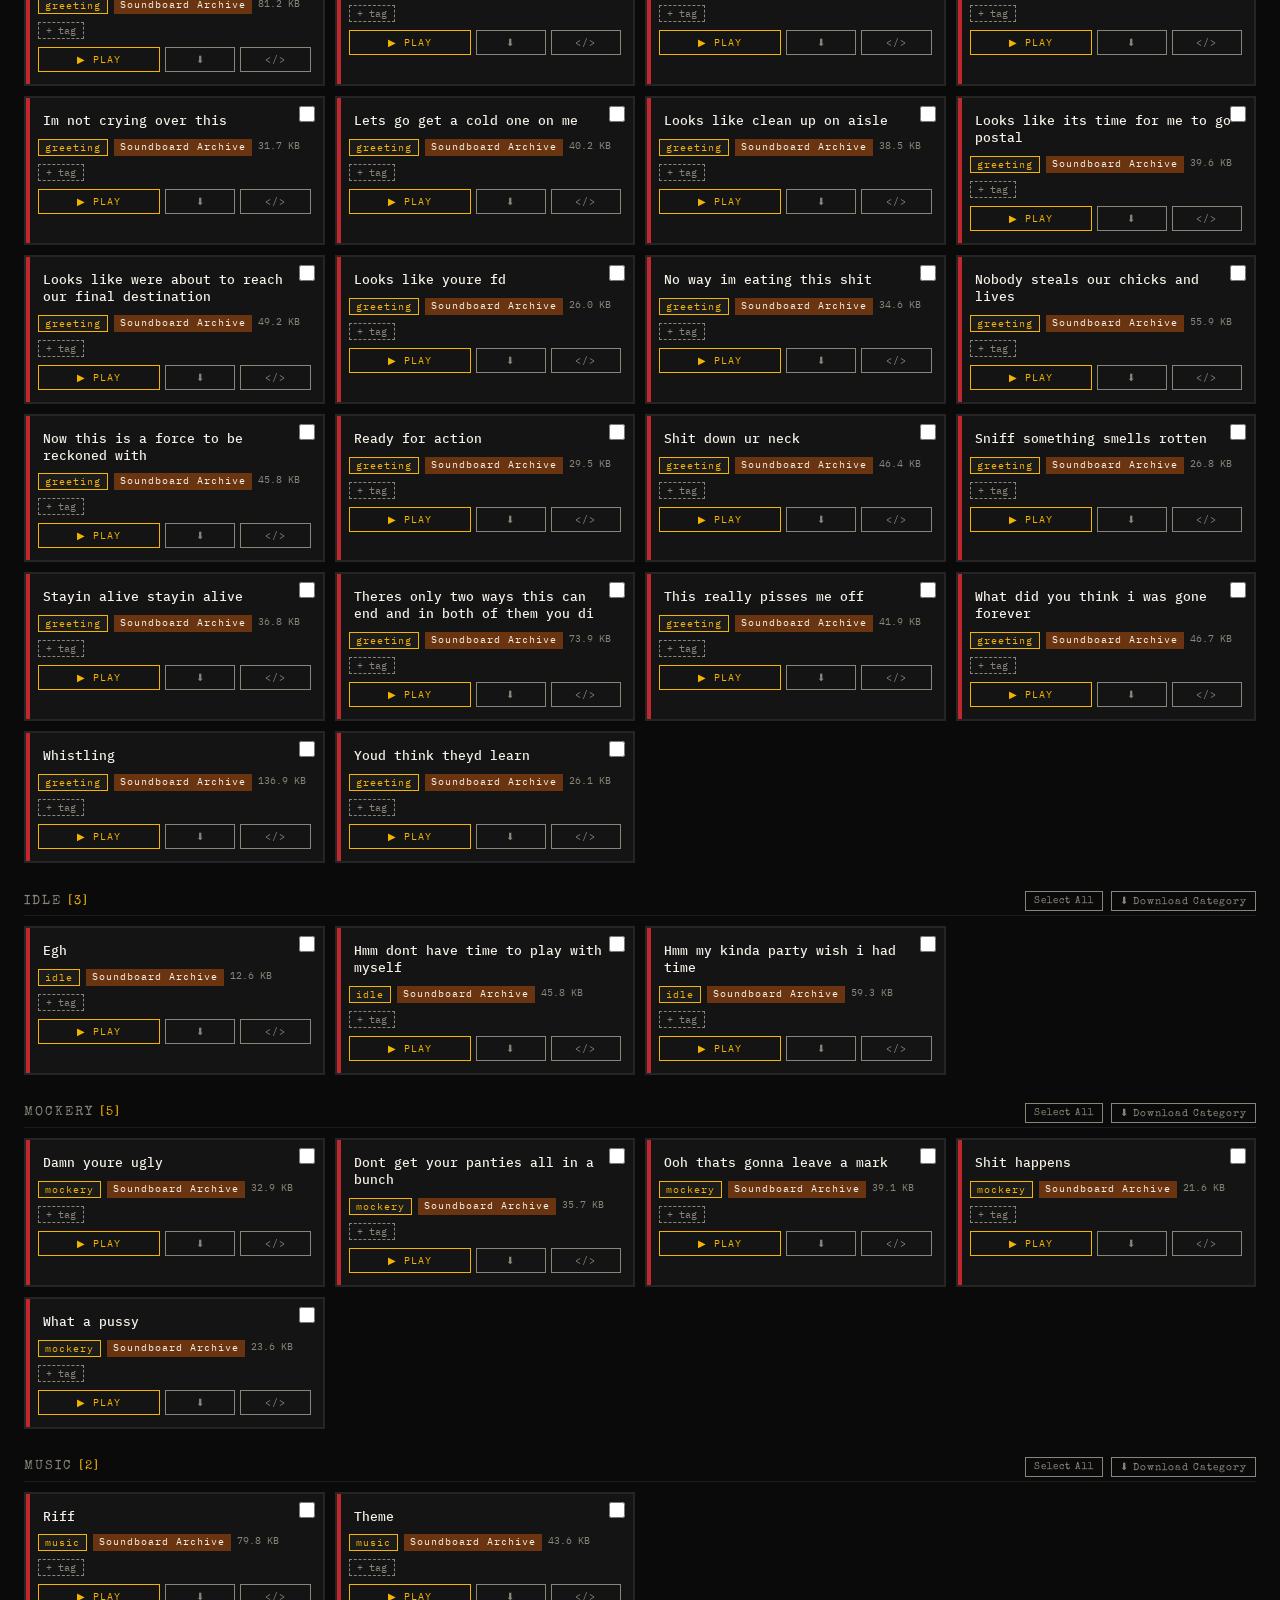
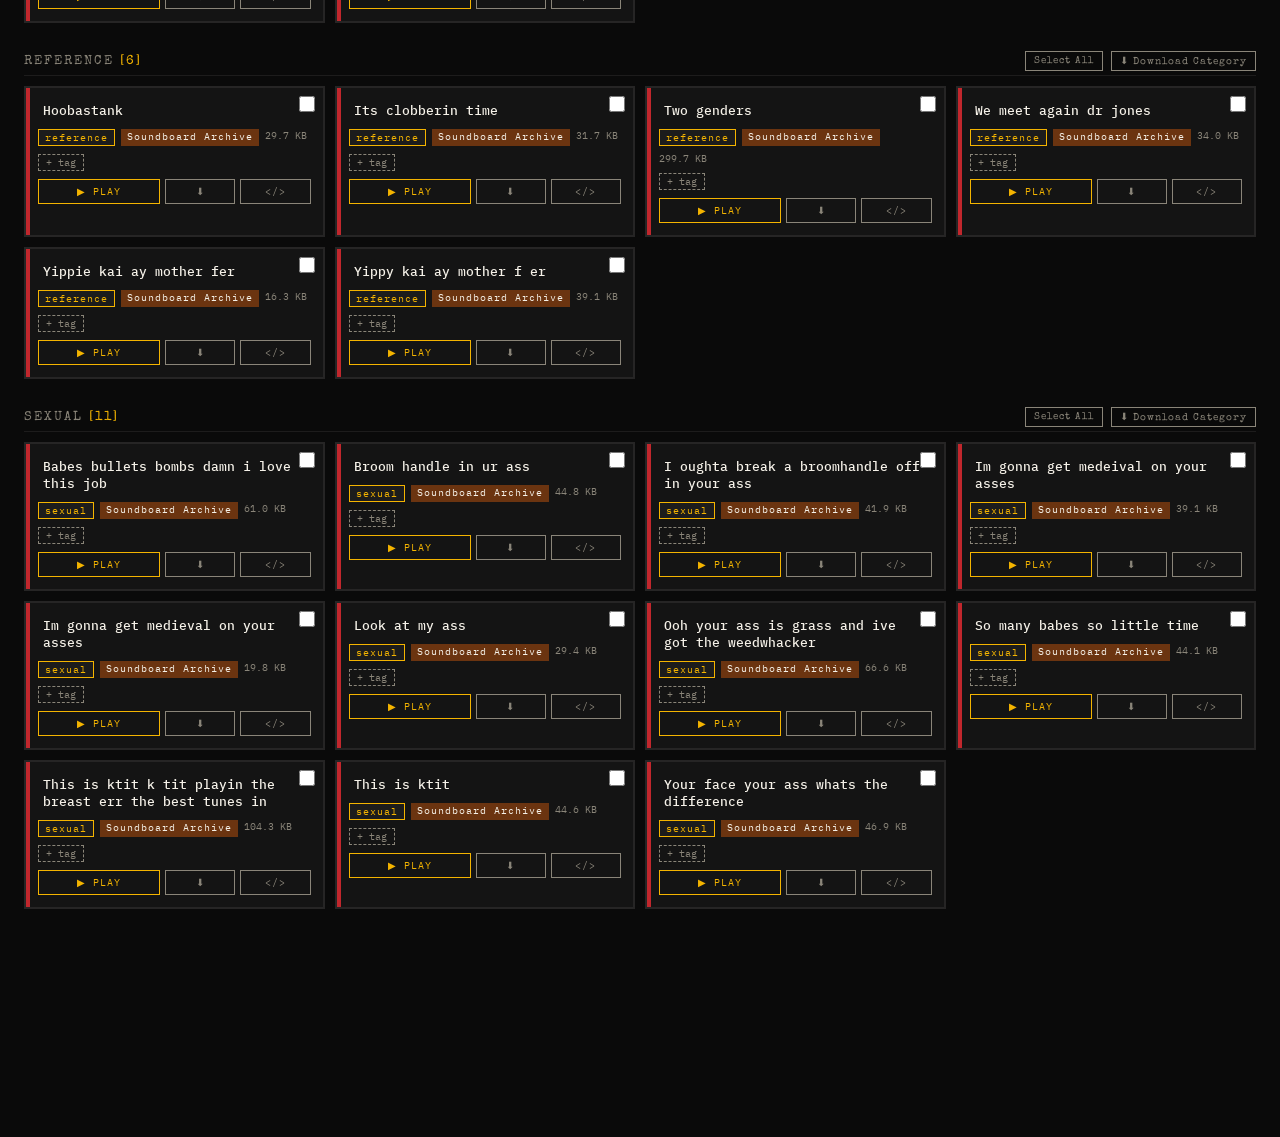
<file: vault.html>
<!DOCTYPE html>
<html lang="en">
<head>
<meta charset="UTF-8">
<meta name="viewport" content="width=device-width, initial-scale=1.0">
<title>THE VAULT — Duke Nukem Audio Repository</title>
<meta name="description" content="226 Duke Nukem voice clips and sound effects. Browser-based, search, tag, download, embed.">
<link rel="preconnect" href="https://fonts.googleapis.com">
<link rel="preconnect" href="https://fonts.gstatic.com" crossorigin>
<link href="https://fonts.googleapis.com/css2?family=Bungee&family=IBM+Plex+Mono:wght@300;400;500;700&family=Special+Elite&display=swap" rel="stylesheet">
<link rel="stylesheet" href="assets/duke.css">
<style>
  :root {
    --bg: #0a0a0a;
    --bg-2: #141414;
    --bg-3: #1c1c1c;
    --ink: #f5f1e8;
    --ink-dim: #8a8579;
    --blood: #c1272d;
    --blood-bright: #e63946;
    --gold: #f4b400;
    --concrete: #2a2a2a;
    --rust: #6b3410;
    --line: rgba(245,241,232,0.08);
  }
  * { box-sizing: border-box; margin: 0; padding: 0; }
  html, body {
    background: var(--bg);
    color: var(--ink);
    font-family: 'IBM Plex Mono', monospace;
    font-size: 14px;
    min-height: 100vh;
    overflow-x: hidden;
  }
  body::before {
    content: '';
    position: fixed; inset: 0;
    background:
      repeating-linear-gradient(0deg, transparent 0, transparent 2px, rgba(255,255,255,0.015) 2px, rgba(255,255,255,0.015) 3px),
      radial-gradient(ellipse at top, rgba(193,39,45,0.08), transparent 60%);
    pointer-events: none;
    z-index: 1;
  }
  body::after {
    content: '';
    position: fixed; inset: 0;
    background-image: url("data:image/svg+xml;utf8,<svg xmlns='http://www.w3.org/2000/svg' width='200' height='200'><filter id='n'><feTurbulence baseFrequency='0.9' numOctaves='2'/></filter><rect width='100%25' height='100%25' filter='url(%23n)' opacity='0.08'/></svg>");
    pointer-events: none;
    z-index: 2;
    mix-blend-mode: overlay;
  }
  .wrap { position: relative; z-index: 10; max-width: 1400px; margin: 0 auto; padding: 32px 24px 200px; }

  header { margin-bottom: 32px; border-bottom: 3px solid var(--blood); padding-bottom: 24px; }
  .brand {
    font-family: 'Bungee', sans-serif;
    font-size: clamp(48px, 8vw, 96px);
    color: var(--blood-bright);
    letter-spacing: 4px;
    text-shadow:
      4px 4px 0 var(--bg),
      8px 8px 0 rgba(0,0,0,0.5),
      0 0 40px rgba(193,39,45,0.4);
    line-height: 0.9;
  }
  .tagline {
    font-family: 'Special Elite', cursive;
    color: var(--gold);
    font-size: 14px;
    margin-top: 8px;
    letter-spacing: 2px;
  }
  .stat { color: var(--ink); font-weight: 700; }

  .drop {
    display: block;
    border: 3px dashed var(--blood);
    background: linear-gradient(135deg, rgba(193,39,45,0.08), rgba(244,180,0,0.04));
    padding: 24px;
    text-align: center;
    cursor: pointer;
    margin-bottom: 24px;
    transition: all 0.2s;
  }
  .drop:hover, .drop.drag-over {
    background: linear-gradient(135deg, rgba(193,39,45,0.18), rgba(244,180,0,0.08));
    border-color: var(--blood-bright);
  }
  .drop h2 {
    font-family: 'Bungee', sans-serif;
    color: var(--blood-bright);
    font-size: 18px;
    letter-spacing: 2px;
    margin-bottom: 4px;
  }
  .drop p { color: var(--ink-dim); font-size: 12px; }
  .drop input { display: none; }

  .controls {
    display: flex;
    gap: 8px;
    margin-bottom: 16px;
    flex-wrap: wrap;
    align-items: center;
  }
  .search {
    flex: 1;
    min-width: 280px;
    background: var(--bg-2);
    border: 2px solid var(--line);
    color: var(--ink);
    padding: 12px 16px;
    font-family: inherit;
    font-size: 14px;
  }
  .search:focus { outline: none; border-color: var(--gold); }
  .filter-btn {
    background: var(--bg-2);
    border: 2px solid var(--line);
    color: var(--ink-dim);
    padding: 8px 14px;
    cursor: pointer;
    font-family: 'Bungee', sans-serif;
    font-size: 11px;
    letter-spacing: 1.5px;
    transition: all 0.15s;
    white-space: nowrap;
  }
  .filter-btn:hover { color: var(--ink); border-color: var(--ink-dim); }
  .filter-btn.active { background: var(--blood); color: var(--ink); border-color: var(--blood); }
  .filter-btn.gold-btn { color: var(--gold); border-color: var(--gold); }
  .filter-btn.gold-btn:hover { background: var(--gold); color: var(--bg); }

  .filter-group {
    display: flex;
    gap: 6px;
    margin-bottom: 10px;
    flex-wrap: wrap;
    align-items: center;
  }
  .filter-label {
    font-family: 'Bungee', sans-serif;
    color: var(--gold);
    font-size: 11px;
    letter-spacing: 2px;
    margin-right: 6px;
    min-width: 80px;
  }
  .cat-btn {
    background: var(--bg-2);
    border: 1px solid var(--line);
    color: var(--ink-dim);
    padding: 4px 10px;
    cursor: pointer;
    font-family: inherit;
    font-size: 11px;
    transition: all 0.15s;
  }
  .cat-btn:hover { color: var(--ink); border-color: var(--gold); }
  .cat-btn.active { background: var(--gold); color: var(--bg); border-color: var(--gold); }
  .cat-btn .ct { color: var(--blood); margin-left: 4px; }
  .cat-btn.active .ct { color: var(--bg); }

  .section-title {
    font-family: 'Bungee', sans-serif;
    color: var(--gold);
    font-size: 18px;
    letter-spacing: 3px;
    margin: 24px 0 16px;
    border-left: 6px solid var(--blood);
    padding-left: 12px;
  }

  .group-section { margin-bottom: 28px; }
  .group-header {
    font-family: 'Special Elite', cursive;
    color: var(--ink-dim);
    font-size: 13px;
    letter-spacing: 2px;
    margin-bottom: 10px;
    padding-bottom: 4px;
    border-bottom: 1px solid var(--line);
    display: flex;
    justify-content: space-between;
    align-items: center;
  }
  .group-count { color: var(--gold); }
  .group-actions { display: flex; gap: 8px; }
  .mini-btn {
    background: transparent;
    border: 1px solid var(--ink-dim);
    color: var(--ink-dim);
    padding: 3px 8px;
    font-family: inherit;
    font-size: 10px;
    cursor: pointer;
    letter-spacing: 1px;
  }
  .mini-btn:hover { color: var(--gold); border-color: var(--gold); }

  .library {
    display: grid;
    grid-template-columns: repeat(auto-fill, minmax(280px, 1fr));
    gap: 10px;
  }
  .card {
    background: var(--bg-2);
    border: 2px solid var(--line);
    padding: 12px;
    transition: all 0.15s;
    position: relative;
    overflow: hidden;
  }
  .card::before {
    content: '';
    position: absolute;
    top: 0; left: 0;
    width: 4px; height: 100%;
    background: var(--blood);
  }
  .card:hover { border-color: var(--blood); transform: translateY(-2px); }
  .card.playing { border-color: var(--gold); }
  .card.playing::before { background: var(--gold); }
  .card.selected { border-color: var(--gold); }

  .card-title {
    color: var(--ink);
    font-size: 13px;
    font-weight: 500;
    margin-bottom: 6px;
    word-wrap: break-word;
    cursor: text;
    padding: 2px 4px;
    border: 1px solid transparent;
    line-height: 1.3;
  }
  .card-title:hover { border-color: var(--line); }
  .card-title:focus { outline: none; border-color: var(--gold); background: var(--bg-3); }

  .card-meta {
    display: flex;
    gap: 6px;
    font-size: 10px;
    color: var(--ink-dim);
    margin-bottom: 8px;
    flex-wrap: wrap;
  }
  .badge {
    padding: 1px 6px;
    font-size: 10px;
    letter-spacing: 1px;
  }
  .badge-source { background: var(--rust); color: var(--ink); }
  .badge-cat { background: var(--bg-3); color: var(--gold); border: 1px solid var(--gold); }

  .card-tags {
    display: flex;
    flex-wrap: wrap;
    gap: 3px;
    margin-bottom: 8px;
  }
  .tag {
    background: var(--bg-3);
    color: var(--gold);
    padding: 2px 7px;
    font-size: 10px;
    border: 1px solid var(--line);
    cursor: pointer;
  }
  .tag:hover { background: var(--blood); color: var(--ink); }
  .tag-add {
    background: transparent;
    color: var(--ink-dim);
    border: 1px dashed var(--ink-dim);
    padding: 1px 7px;
    font-size: 10px;
    cursor: pointer;
    font-family: inherit;
  }
  .tag-add:hover { color: var(--gold); border-color: var(--gold); }

  .card-actions {
    display: flex;
    gap: 5px;
  }
  .btn {
    flex: 1;
    background: transparent;
    border: 1px solid var(--ink-dim);
    color: var(--ink-dim);
    padding: 5px 8px;
    font-family: inherit;
    font-size: 10px;
    letter-spacing: 1px;
    cursor: pointer;
    transition: all 0.15s;
  }
  .btn:hover { color: var(--ink); border-color: var(--ink); }
  .btn-play { color: var(--gold); border-color: var(--gold); flex: 2; }
  .btn-play:hover { background: var(--gold); color: var(--bg); }

  .checkbox {
    position: absolute;
    top: 8px;
    right: 8px;
    width: 16px;
    height: 16px;
    cursor: pointer;
    accent-color: var(--gold);
  }

  .empty {
    text-align: center;
    padding: 60px 20px;
    color: var(--ink-dim);
  }
  .empty h3 {
    font-family: 'Bungee', sans-serif;
    color: var(--blood);
    margin-bottom: 12px;
    letter-spacing: 3px;
  }

  .player {
    position: fixed;
    bottom: 0; left: 0; right: 0;
    background: var(--bg-2);
    border-top: 3px solid var(--blood);
    z-index: 50;
    transform: translateY(100%);
    transition: transform 0.25s ease;
  }
  .player.active { transform: translateY(0); }
  .player-inner {
    max-width: 1400px;
    margin: 0 auto;
    padding: 14px 24px;
  }
  .player-row { display: flex; gap: 16px; align-items: center; }
  .player-info { flex: 1; }
  .now-playing-label {
    font-family: 'Bungee', sans-serif;
    color: var(--blood-bright);
    font-size: 11px;
    letter-spacing: 2px;
  }
  .now-playing-title {
    color: var(--gold);
    font-size: 16px;
    font-weight: 500;
    margin: 2px 0 6px;
  }
  .player-controls { display: flex; gap: 8px; }
  audio, video { width: 100%; }
  video { max-height: 400px; }

  .toast {
    position: fixed;
    top: 24px; right: 24px;
    background: var(--bg-2);
    border-left: 4px solid var(--blood);
    padding: 14px 20px;
    z-index: 200;
    font-size: 13px;
    transform: translateX(120%);
    transition: transform 0.3s ease;
    max-width: 320px;
  }
  .toast.show { transform: translateX(0); }
  .toast.success { border-left-color: var(--gold); }

  .modal-bg {
    position: fixed;
    inset: 0;
    background: rgba(0,0,0,0.85);
    display: none;
    align-items: center;
    justify-content: center;
    z-index: 300;
    padding: 20px;
  }
  .modal-bg.show { display: flex; }
  .modal {
    background: var(--bg-2);
    border: 3px solid var(--blood);
    padding: 24px;
    max-width: 600px;
    width: 100%;
    max-height: 90vh;
    overflow-y: auto;
  }
  .modal h3 {
    font-family: 'Bungee', sans-serif;
    color: var(--blood-bright);
    margin-bottom: 16px;
    letter-spacing: 2px;
  }
  .modal input, .modal textarea {
    width: 100%;
    background: var(--bg-3);
    border: 2px solid var(--line);
    color: var(--ink);
    padding: 10px;
    font-family: 'IBM Plex Mono', monospace;
    margin-bottom: 12px;
    font-size: 13px;
  }
  .modal input:focus, .modal textarea:focus { outline: none; border-color: var(--gold); }
  .modal textarea { resize: vertical; min-height: 60px; }
  .modal-actions { display: flex; gap: 10px; }
  .embed-section { margin-bottom: 20px; }
  .embed-label {
    color: var(--gold);
    font-family: 'Bungee', sans-serif;
    font-size: 11px;
    letter-spacing: 2px;
    margin-bottom: 6px;
  }

  .selection-bar {
    position: fixed;
    top: 24px;
    left: 50%;
    transform: translateX(-50%) translateY(-100%);
    background: var(--bg-2);
    border: 2px solid var(--gold);
    padding: 10px 16px;
    z-index: 100;
    display: flex;
    gap: 12px;
    align-items: center;
    transition: transform 0.25s ease;
    box-shadow: 0 8px 24px rgba(0,0,0,0.5);
  }
  .selection-bar.show { transform: translateX(-50%) translateY(0); }
  .selection-bar .count {
    color: var(--gold);
    font-family: 'Bungee', sans-serif;
    font-size: 13px;
  }

  @media (max-width: 600px) {
    .library { grid-template-columns: 1fr; }
    .controls { flex-direction: column; align-items: stretch; }
    .filter-btn { text-align: center; }
  }

  ::-webkit-scrollbar { width: 10px; }
  ::-webkit-scrollbar-track { background: var(--bg); }
  ::-webkit-scrollbar-thumb { background: var(--blood); }
  ::-webkit-scrollbar-thumb:hover { background: var(--blood-bright); }
</style>
</head>
<body>

<script>window.__DUKE_PAGE__ = 'vault';</script>

<div class="wrap">

  <header>
    <h1 class="brand">THE VAULT</h1>
    <div class="tagline">
      DUKE NUKEM AUDIO REPOSITORY ::
      <span class="stat" id="statCount">0</span> CLIPS ::
      <span class="stat" id="statShown">0</span> SHOWN ::
      <span class="stat" id="statSize">0 MB</span>
    </div>
  </header>

  <label class="drop" id="dropZone">
    <h2>⬆ DROP MORE FILES OR CLICK TO LOAD</h2>
    <p>MP3 · MP4 · WAV · OGG · WEBM · M4A — multiple files OK (session only)</p>
    <input type="file" id="fileInput" multiple accept="clips/*,video/*">
  </label>

  <div class="controls">
    <input type="text" class="search" id="searchInput" placeholder="🔍  Search by title, transcript, source, category, or tag...">
    <button class="filter-btn active" data-type="all">All</button>
    <button class="filter-btn" data-type="audio">Audio</button>
    <button class="filter-btn" data-type="video">Video</button>
    <button class="filter-btn gold-btn" id="exportBtn">⬇ Export Tags</button>
    <button class="filter-btn gold-btn" id="apiBtn">⚡ API</button>
  </div>

  <div class="filter-group">
    <span class="filter-label">CATEGORY</span>
    <button class="cat-btn active" data-cat="all">All</button>
    <span id="catButtons"></span>
  </div>

  <div class="filter-group">
    <span class="filter-label">SOURCE</span>
    <button class="cat-btn active" data-src="all">All</button>
    <span id="srcButtons"></span>
  </div>

  <h2 class="section-title">LIBRARY</h2>
  <div id="library"></div>
  <div id="emptyState" class="empty" style="display:none;">
    <h3>NO MATCHES</h3>
    <p>Adjust your filters or clear the search to see more clips.</p>
  </div>

</div>

<!-- SELECTION BAR -->
<div class="selection-bar" id="selectionBar">
  <span class="count" id="selectionCount">0 selected</span>
  <button class="mini-btn" id="dlSelected">Download Selected</button>
  <button class="mini-btn" id="clearSelection">Clear</button>
</div>

<!-- PLAYER -->
<div class="player" id="player">
  <div class="player-inner">
    <div class="player-row">
      <div class="player-info">
        <div class="now-playing-label">▶ PLAYING <span style="color:var(--ink-dim);font-size:10px;margin-left:8px;">(SPACE: pause · ←/→: prev/next · ESC: close)</span></div>
        <div class="now-playing-title" id="playerTitle">—</div>
      </div>
      <div class="player-controls">
        <button class="mini-btn" id="prevBtn">◀ PREV</button>
        <button class="mini-btn" id="nextBtn">NEXT ▶</button>
        <button class="mini-btn" id="closePlayer">✕</button>
      </div>
    </div>
    <audio id="audioEl" controls style="display:none;"></audio>
    <video id="videoEl" controls style="display:none;"></video>
  </div>
</div>

<!-- TAG MODAL -->
<div class="modal-bg" id="tagModal">
  <div class="modal" style="max-width:400px;">
    <h3>ADD TAG</h3>
    <input type="text" id="tagInput" placeholder="e.g. iconic, level1, boss-fight" maxlength="40">
    <div class="modal-actions">
      <button class="btn btn-play" id="tagSave">Save</button>
      <button class="btn" id="tagCancel">Cancel</button>
    </div>
  </div>
</div>

<!-- EMBED MODAL -->
<div class="modal-bg" id="embedModal">
  <div class="modal">
    <h3>EMBED THIS CLIP</h3>
    <div class="embed-section">
      <div class="embed-label">Direct URL</div>
      <input type="text" id="embedDirect" readonly onclick="this.select()">
    </div>
    <div class="embed-section">
      <div class="embed-label">HTML — &lt;audio&gt; tag</div>
      <textarea id="embedHTML" readonly onclick="this.select()" rows="3"></textarea>
    </div>
    <div class="embed-section">
      <div class="embed-label">JavaScript — fire on event</div>
      <textarea id="embedJS" readonly onclick="this.select()" rows="3"></textarea>
    </div>
    <div class="embed-section">
      <div class="embed-label">Vault deep link (opens vault, plays this clip)</div>
      <input type="text" id="embedDeep" readonly onclick="this.select()">
    </div>
    <div class="modal-actions">
      <button class="btn btn-play" id="embedClose">Close</button>
    </div>
  </div>
</div>

<!-- API MODAL -->
<div class="modal-bg" id="apiModal">
  <div class="modal">
    <h3>VAULT API</h3>
    <p style="color:var(--ink-dim); font-size:13px; margin-bottom:14px;">
      The manifest.json file is a public data source. Other projects can consume it directly.
    </p>
    <div class="embed-section">
      <div class="embed-label">Manifest URL (relative)</div>
      <input type="text" value="manifest.json" readonly onclick="this.select()">
    </div>
    <div class="embed-section">
      <div class="embed-label">Fetch and use</div>
      <textarea readonly onclick="this.select()" rows="8" style="font-size:11px;">
fetch('manifest.json')
  .then(r => r.json())
  .then(data => {
    // data.clips is an array of { id, slug, title, category, source, path, ... }
    const iconic = data.clips.filter(c => c.category === 'catchphrase');
    const audio = new Audio(iconic[0].path);
    audio.play();
  });</textarea>
    </div>
    <div class="embed-section">
      <div class="embed-label">URL parameters this vault accepts</div>
      <textarea readonly onclick="this.select()" rows="5" style="font-size:11px;">
?clip=clip_001     — open vault and play that clip
?category=combat   — filter to a category
?source=Atomic     — filter to a source
?search=come+get   — pre-fill search box</textarea>
    </div>
    <div class="modal-actions">
      <button class="btn btn-play" id="apiClose">Close</button>
    </div>
  </div>
</div>

<!-- TOAST -->
<div class="toast" id="toast"></div>

<script>
(function() {
  // ============ STATE ============
  let library = [];
  let metadata = {};
  let activeType = 'all';
  let activeCat = 'all';
  let activeSrc = 'all';
  let searchQuery = '';
  let activeTagTarget = null;
  let currentPlaying = null;
  let selectedIds = new Set();

  const STORAGE_KEY = 'duke_vault_metadata_v1';

  // ============ ELEMENTS ============
  const libraryEl = document.getElementById('library');
  const emptyEl = document.getElementById('emptyState');
  const dropZone = document.getElementById('dropZone');
  const fileInput = document.getElementById('fileInput');
  const searchInput = document.getElementById('searchInput');
  const player = document.getElementById('player');
  const audioEl = document.getElementById('audioEl');
  const videoEl = document.getElementById('videoEl');
  const playerTitle = document.getElementById('playerTitle');
  const statCount = document.getElementById('statCount');
  const statShown = document.getElementById('statShown');
  const statSize = document.getElementById('statSize');
  const tagModal = document.getElementById('tagModal');
  const tagInput = document.getElementById('tagInput');
  const embedModal = document.getElementById('embedModal');
  const apiModal = document.getElementById('apiModal');
  const toastEl = document.getElementById('toast');
  const selectionBar = document.getElementById('selectionBar');
  const selectionCount = document.getElementById('selectionCount');

  // ============ STORAGE ============
  function loadMetadata() {
    try { metadata = JSON.parse(localStorage.getItem(STORAGE_KEY) || '{}'); }
    catch (e) { metadata = {}; }
  }
  function saveMetadata() {
    try { localStorage.setItem(STORAGE_KEY, JSON.stringify(metadata)); } catch (e) {}
  }
  function getMeta(filename) {
    if (!metadata[filename]) metadata[filename] = { title: null, tags: [] };
    return metadata[filename];
  }

  // ============ MANIFEST ============
  async function loadManifest() {
    try {
      const r = await fetch('manifest.json');
      if (!r.ok) throw new Error('No manifest');
      const data = await r.json();
      const list = data.clips || data; // support both wrapped and flat
      list.forEach(item => {
        library.push({ ...item, fromManifest: true });
      });
      toast(`Loaded ${list.length} clips from manifest`, true);
    } catch (e) {
      console.log('No manifest:', e.message);
      toast('Manifest not found — drop files manually');
    }
  }

  // ============ DROP ============
  function addDroppedFiles(files) {
    let added = 0;
    Array.from(files).forEach(f => {
      const isAudio = f.type.startsWith('clips/');
      const isVideo = f.type.startsWith('video/');
      if (!isAudio && !isVideo) return;
      const url = URL.createObjectURL(f);
      library.push({
        id: 'drop_' + Date.now() + '_' + added,
        slug: f.name.replace(/\.[^.]+$/, ''),
        title: f.name.replace(/\.[^.]+$/, ''),
        source: 'Local Upload',
        category: 'general',
        path: url,
        filename: f.name,
        type: isAudio ? 'clips' : 'video',
        size: f.size,
        fromManifest: false
      });
      added++;
    });
    if (added) {
      toast(`Added ${added} file(s)`, true);
      render();
    }
  }

  // ============ FILTER FACETS ============
  function buildFilterButtons() {
    // Categories
    const cats = {};
    library.forEach(c => { cats[c.category] = (cats[c.category]||0)+1; });
    const catCont = document.getElementById('catButtons');
    catCont.innerHTML = Object.keys(cats).sort().map(c =>
      `<button class="cat-btn" data-cat="${escapeAttr(c)}">${escapeHTML(c)} <span class="ct">${cats[c]}</span></button>`
    ).join(' ');
    // Sources
    const srcs = {};
    library.forEach(c => { srcs[c.source||'?'] = (srcs[c.source||'?']||0)+1; });
    const srcCont = document.getElementById('srcButtons');
    srcCont.innerHTML = Object.keys(srcs).sort().map(s =>
      `<button class="cat-btn" data-src="${escapeAttr(s)}">${escapeHTML(s)} <span class="ct">${srcs[s]}</span></button>`
    ).join(' ');

    // Bind
    document.querySelectorAll('[data-cat]').forEach(b => {
      b.addEventListener('click', () => {
        document.querySelectorAll('[data-cat]').forEach(x => x.classList.remove('active'));
        b.classList.add('active');
        activeCat = b.dataset.cat;
        render();
      });
    });
    document.querySelectorAll('[data-src]').forEach(b => {
      b.addEventListener('click', () => {
        document.querySelectorAll('[data-src]').forEach(x => x.classList.remove('active'));
        b.classList.add('active');
        activeSrc = b.dataset.src;
        render();
      });
    });
  }

  // ============ RENDER ============
  function applyFilters() {
    let f = library.slice();
    if (activeType !== 'all') f = f.filter(c => c.type === activeType);
    if (activeCat !== 'all') f = f.filter(c => c.category === activeCat);
    if (activeSrc !== 'all') f = f.filter(c => (c.source||'?') === activeSrc);
    if (searchQuery) {
      const q = searchQuery.toLowerCase();
      f = f.filter(c => {
        const meta = getMeta(c.filename);
        const blob = [
          meta.title || c.title || '',
          c.transcript || '',
          c.category || '',
          c.source || '',
          (meta.tags || []).join(' '),
          c.slug || ''
        ].join(' ').toLowerCase();
        return blob.includes(q);
      });
    }
    return f;
  }

  function render() {
    statCount.textContent = library.length;
    const totalSize = library.reduce((s, c) => s + (c.size || 0), 0);
    statSize.textContent = formatBytes(totalSize);

    const filtered = applyFilters();
    statShown.textContent = filtered.length;

    if (filtered.length === 0) {
      libraryEl.innerHTML = '';
      emptyEl.style.display = 'block';
      return;
    }
    emptyEl.style.display = 'none';

    // Group by category if "All" categories selected, else flat
    let html = '';
    if (activeCat === 'all') {
      const groups = {};
      filtered.forEach(c => {
        const k = c.category || 'general';
        (groups[k] = groups[k] || []).push(c);
      });
      Object.keys(groups).sort().forEach(cat => {
        const clips = groups[cat];
        html += `<div class="group-section">
          <div class="group-header">
            <span>${escapeHTML(cat.toUpperCase())} <span class="group-count">[${clips.length}]</span></span>
            <span class="group-actions">
              <button class="mini-btn" data-act="select-cat" data-cat="${escapeAttr(cat)}">Select All</button>
              <button class="mini-btn" data-act="dl-cat" data-cat="${escapeAttr(cat)}">⬇ Download Category</button>
            </span>
          </div>
          <div class="library">`;
        clips.forEach(c => html += renderCard(c));
        html += `</div></div>`;
      });
    } else {
      html = `<div class="library">${filtered.map(renderCard).join('')}</div>`;
    }

    libraryEl.innerHTML = html;
    bindCardEvents();
    updateSelectionBar();
  }

  function renderCard(c) {
    const meta = getMeta(c.filename);
    const displayTitle = escapeHTML(meta.title || c.title || c.filename);
    const tagsHTML = (meta.tags || []).map(t =>
      `<span class="tag" data-tag="${escapeAttr(t)}" data-fname="${escapeAttr(c.filename)}" title="Click to remove">${escapeHTML(t)}</span>`
    ).join('');
    const sizeStr = formatBytes(c.size || 0);
    const checked = selectedIds.has(c.id) ? 'checked' : '';
    const selectedClass = selectedIds.has(c.id) ? 'selected' : '';
    return `
      <div class="card ${selectedClass}" data-id="${c.id}" data-fname="${escapeAttr(c.filename)}">
        <input type="checkbox" class="checkbox" data-id="${c.id}" ${checked}>
        <div class="card-title" contenteditable="true" data-fname="${escapeAttr(c.filename)}">${displayTitle}</div>
        <div class="card-meta">
          <span class="badge badge-cat">${escapeHTML(c.category || 'general')}</span>
          <span class="badge badge-source">${escapeHTML(c.source || '?')}</span>
          <span>${sizeStr}</span>
        </div>
        <div class="card-tags">
          ${tagsHTML}
          <button class="tag-add" data-fname="${escapeAttr(c.filename)}">+ tag</button>
        </div>
        <div class="card-actions">
          <button class="btn btn-play" data-act="play" data-id="${c.id}">▶ PLAY</button>
          <button class="btn" data-act="save" data-id="${c.id}">⬇</button>
          <button class="btn" data-act="embed" data-id="${c.id}">&lt;/&gt;</button>
        </div>
      </div>`;
  }

  function bindCardEvents() {
    libraryEl.querySelectorAll('.btn').forEach(b => {
      b.addEventListener('click', e => {
        e.stopPropagation();
        const id = b.dataset.id;
        const act = b.dataset.act;
        const clip = library.find(c => c.id === id);
        if (!clip) return;
        if (act === 'play') playClip(clip);
        else if (act === 'save') downloadClip(clip);
        else if (act === 'embed') openEmbedModal(clip);
      });
    });
    libraryEl.querySelectorAll('.checkbox').forEach(cb => {
      cb.addEventListener('click', e => {
        e.stopPropagation();
        const id = cb.dataset.id;
        if (cb.checked) selectedIds.add(id); else selectedIds.delete(id);
        cb.closest('.card').classList.toggle('selected', cb.checked);
        updateSelectionBar();
      });
    });
    libraryEl.querySelectorAll('.tag-add').forEach(b => {
      b.addEventListener('click', e => { e.stopPropagation(); openTagModal(b.dataset.fname); });
    });
    libraryEl.querySelectorAll('.tag').forEach(t => {
      t.addEventListener('click', e => {
        e.stopPropagation();
        const fname = t.dataset.fname;
        const tag = t.dataset.tag;
        const meta = getMeta(fname);
        meta.tags = (meta.tags || []).filter(x => x !== tag);
        saveMetadata();
        render();
      });
    });
    libraryEl.querySelectorAll('.card-title').forEach(t => {
      t.addEventListener('blur', () => {
        const fname = t.dataset.fname;
        const meta = getMeta(fname);
        meta.title = t.textContent.trim();
        saveMetadata();
      });
      t.addEventListener('keydown', e => {
        if (e.key === 'Enter') { e.preventDefault(); t.blur(); }
      });
    });
    libraryEl.querySelectorAll('[data-act="select-cat"]').forEach(b => {
      b.addEventListener('click', () => {
        const cat = b.dataset.cat;
        library.filter(c => c.category === cat).forEach(c => selectedIds.add(c.id));
        render();
      });
    });
    libraryEl.querySelectorAll('[data-act="dl-cat"]').forEach(b => {
      b.addEventListener('click', () => downloadCategory(b.dataset.cat));
    });
  }

  // ============ ACTIONS ============
  function playClip(clip) {
    currentPlaying = clip;
    const meta = getMeta(clip.filename);
    playerTitle.textContent = meta.title || clip.title;
    audioEl.style.display = 'none';
    videoEl.style.display = 'none';
    audioEl.pause(); audioEl.currentTime = 0;
    videoEl.pause(); videoEl.currentTime = 0;
    audioEl.loop = false;
    videoEl.loop = false;
    if (clip.type === 'clips') {
      audioEl.src = clip.path;
      audioEl.style.display = 'block';
      audioEl.play().catch(e => toast('Playback error: ' + e.message));
    } else {
      videoEl.src = clip.path;
      videoEl.style.display = 'block';
      videoEl.play().catch(e => toast('Playback error: ' + e.message));
    }
    player.classList.add('active');
    document.querySelectorAll('.card.playing').forEach(c => c.classList.remove('playing'));
    const card = document.querySelector(`.card[data-id="${clip.id}"]`);
    if (card) card.classList.add('playing');
    // Update URL hash for shareability without reload
    history.replaceState(null, '', `?clip=${encodeURIComponent(clip.id)}`);
  }

  function downloadClip(clip) {
    const a = document.createElement('a');
    a.href = clip.path;
    a.download = clip.filename;
    document.body.appendChild(a);
    a.click();
    a.remove();
  }

  function downloadCategory(cat) {
    const clips = library.filter(c => c.category === cat && c.fromManifest);
    if (!clips.length) { toast('No clips in that category'); return; }
    toast(`Downloading ${clips.length} clips from "${cat}"...`, true);
    clips.forEach((c, i) => {
      setTimeout(() => downloadClip(c), i * 150);
    });
  }

  function downloadSelected() {
    if (!selectedIds.size) return;
    const clips = library.filter(c => selectedIds.has(c.id));
    toast(`Downloading ${clips.length} selected clip(s)...`, true);
    clips.forEach((c, i) => setTimeout(() => downloadClip(c), i * 150));
  }

  // ============ TAG MODAL ============
  function openTagModal(fname) {
    activeTagTarget = fname;
    tagInput.value = '';
    tagModal.classList.add('show');
    setTimeout(() => tagInput.focus(), 50);
  }
  function closeTagModal() {
    tagModal.classList.remove('show');
    activeTagTarget = null;
  }
  document.getElementById('tagSave').addEventListener('click', () => {
    if (activeTagTarget) {
      const val = tagInput.value.trim();
      if (val) {
        const meta = getMeta(activeTagTarget);
        if (!(meta.tags || []).includes(val)) {
          meta.tags = meta.tags || [];
          meta.tags.push(val);
          saveMetadata();
          render();
        }
      }
    }
    closeTagModal();
  });
  document.getElementById('tagCancel').addEventListener('click', closeTagModal);
  tagInput.addEventListener('keydown', e => {
    if (e.key === 'Enter') document.getElementById('tagSave').click();
    if (e.key === 'Escape') closeTagModal();
  });
  tagModal.addEventListener('click', e => { if (e.target === tagModal) closeTagModal(); });

  // ============ EMBED MODAL ============
  function openEmbedModal(clip) {
    const baseURL = location.origin + location.pathname.replace(/\/[^/]*$/, '');
    const fileURL = `${baseURL}/${clip.path}`;
    const deepLink = `${location.origin}${location.pathname}?clip=${encodeURIComponent(clip.id)}`;
    document.getElementById('embedDirect').value = fileURL;
    document.getElementById('embedHTML').value =
      `<audio src="${fileURL}" controls preload="none"></audio>`;
    document.getElementById('embedJS').value =
      `const dukeClip = new Audio('${fileURL}');\ndukeClip.play();`;
    document.getElementById('embedDeep').value = deepLink;
    embedModal.classList.add('show');
  }
  document.getElementById('embedClose').addEventListener('click', () => embedModal.classList.remove('show'));
  embedModal.addEventListener('click', e => { if (e.target === embedModal) embedModal.classList.remove('show'); });

  // ============ API MODAL ============
  document.getElementById('apiBtn').addEventListener('click', () => apiModal.classList.add('show'));
  document.getElementById('apiClose').addEventListener('click', () => apiModal.classList.remove('show'));
  apiModal.addEventListener('click', e => { if (e.target === apiModal) apiModal.classList.remove('show'); });

  // ============ DROP ZONE ============
  dropZone.addEventListener('click', () => fileInput.click());
  fileInput.addEventListener('change', e => addDroppedFiles(e.target.files));
  ['dragenter', 'dragover'].forEach(ev => dropZone.addEventListener(ev, e => {
    e.preventDefault(); dropZone.classList.add('drag-over');
  }));
  ['dragleave', 'drop'].forEach(ev => dropZone.addEventListener(ev, e => {
    e.preventDefault(); dropZone.classList.remove('drag-over');
  }));
  dropZone.addEventListener('drop', e => addDroppedFiles(e.dataTransfer.files));

  // ============ TOP CONTROLS ============
  searchInput.addEventListener('input', e => { searchQuery = e.target.value; render(); });
  document.querySelectorAll('.filter-btn[data-type]').forEach(b => {
    b.addEventListener('click', () => {
      document.querySelectorAll('.filter-btn[data-type]').forEach(x => x.classList.remove('active'));
      b.classList.add('active');
      activeType = b.dataset.type;
      render();
    });
  });
  document.getElementById('exportBtn').addEventListener('click', () => {
    const data = JSON.stringify(metadata, null, 2);
    const blob = new Blob([data], { type: 'application/json' });
    const url = URL.createObjectURL(blob);
    const a = document.createElement('a');
    a.href = url; a.download = 'duke_vault_tags.json';
    document.body.appendChild(a); a.click(); a.remove();
    URL.revokeObjectURL(url);
    toast('Tags exported', true);
  });

  // ============ SELECTION BAR ============
  function updateSelectionBar() {
    if (selectedIds.size > 0) {
      selectionCount.textContent = `${selectedIds.size} selected`;
      selectionBar.classList.add('show');
    } else {
      selectionBar.classList.remove('show');
    }
  }
  document.getElementById('dlSelected').addEventListener('click', downloadSelected);
  document.getElementById('clearSelection').addEventListener('click', () => {
    selectedIds.clear();
    render();
  });

  // ============ PLAYER CONTROLS ============
  function playRelative(offset) {
    if (!currentPlaying) return;
    const filtered = applyFilters();
    const idx = filtered.findIndex(c => c.id === currentPlaying.id);
    if (idx === -1) return;
    const next = filtered[(idx + offset + filtered.length) % filtered.length];
    if (next) playClip(next);
  }
  document.getElementById('prevBtn').addEventListener('click', () => playRelative(-1));
  document.getElementById('nextBtn').addEventListener('click', () => playRelative(1));
  document.getElementById('closePlayer').addEventListener('click', () => {
    audioEl.pause(); videoEl.pause();
    player.classList.remove('active');
    history.replaceState(null, '', location.pathname);
  });
  // No auto-advance — clip plays once and stops. Use NEXT/PREV or arrow keys.
  audioEl.addEventListener('ended', () => {
    audioEl.pause();
    audioEl.currentTime = 0;
    document.querySelectorAll('.card.playing').forEach(c => c.classList.remove('playing'));
  });
  videoEl.addEventListener('ended', () => {
    videoEl.pause();
    videoEl.currentTime = 0;
    document.querySelectorAll('.card.playing').forEach(c => c.classList.remove('playing'));
  });

  // Keyboard shortcuts
  document.addEventListener('keydown', e => {
    // Don't intercept while typing
    if (e.target.matches('input, textarea, [contenteditable="true"]')) return;
    if (e.key === ' ' && currentPlaying) {
      e.preventDefault();
      const el = currentPlaying.type === 'clips' ? audioEl : videoEl;
      if (el.paused) el.play(); else el.pause();
    } else if (e.key === 'ArrowRight') {
      playRelative(1);
    } else if (e.key === 'ArrowLeft') {
      playRelative(-1);
    } else if (e.key === 'Escape') {
      audioEl.pause(); videoEl.pause();
      player.classList.remove('active');
      tagModal.classList.remove('show');
      embedModal.classList.remove('show');
      apiModal.classList.remove('show');
    }
  });

  // ============ DEEP LINK PARAMS ============
  function applyURLParams() {
    const p = new URLSearchParams(location.search);
    const clipId = p.get('clip');
    const cat = p.get('category');
    const src = p.get('source');
    const search = p.get('search');
    if (search) { searchInput.value = search; searchQuery = search; }
    if (cat) {
      activeCat = cat;
      const btn = document.querySelector(`[data-cat="${cat}"]`);
      if (btn) {
        document.querySelectorAll('[data-cat]').forEach(x => x.classList.remove('active'));
        btn.classList.add('active');
      }
    }
    if (src) {
      activeSrc = src;
      const btn = document.querySelector(`[data-src="${src}"]`);
      if (btn) {
        document.querySelectorAll('[data-src]').forEach(x => x.classList.remove('active'));
        btn.classList.add('active');
      }
    }
    render();
    if (clipId) {
      const clip = library.find(c => c.id === clipId);
      if (clip) {
        setTimeout(() => playClip(clip), 200);
      }
    }
  }

  // ============ HELPERS ============
  function formatBytes(b) {
    if (b < 1024) return b + ' B';
    if (b < 1024*1024) return (b/1024).toFixed(1) + ' KB';
    if (b < 1024*1024*1024) return (b/(1024*1024)).toFixed(1) + ' MB';
    return (b/(1024*1024*1024)).toFixed(2) + ' GB';
  }
  function escapeHTML(s) {
    return String(s).replace(/[&<>"']/g, c => ({'&':'&amp;','<':'&lt;','>':'&gt;','"':'&quot;',"'":'&#39;'}[c]));
  }
  function escapeAttr(s) { return escapeHTML(s); }

  let toastTimer;
  function toast(msg, success) {
    toastEl.textContent = msg;
    toastEl.classList.toggle('success', !!success);
    toastEl.classList.add('show');
    clearTimeout(toastTimer);
    toastTimer = setTimeout(() => toastEl.classList.remove('show'), 2800);
  }

  // ============ INIT ============
  loadMetadata();
  loadManifest().then(() => {
    buildFilterButtons();
    applyURLParams();
  });

})();
</script>
<script src="assets/nav.js"></script>
</body>
</html>
</file>
<file: assets/duke.css>
:root {
  --bg: #0a0a0a;
  --bg-2: #141414;
  --bg-3: #1c1c1c;
  --ink: #f5f1e8;
  --ink-dim: #8a8579;
  --blood: #c1272d;
  --blood-bright: #e63946;
  --gold: #f4b400;
  --concrete: #2a2a2a;
  --rust: #6b3410;
  --line: rgba(245,241,232,0.08);
}
* { box-sizing: border-box; margin: 0; padding: 0; }
html, body {
  background: var(--bg);
  color: var(--ink);
  font-family: 'IBM Plex Mono', monospace;
  font-size: 14px;
  min-height: 100vh;
  overflow-x: hidden;
}
body::before {
  content: '';
  position: fixed; inset: 0;
  background:
    repeating-linear-gradient(0deg, transparent 0, transparent 2px, rgba(255,255,255,0.015) 2px, rgba(255,255,255,0.015) 3px),
    radial-gradient(ellipse at top, rgba(193,39,45,0.08), transparent 60%);
  pointer-events: none;
  z-index: 1;
}
body::after {
  content: '';
  position: fixed; inset: 0;
  background-image: url("data:image/svg+xml;utf8,<svg xmlns='http://www.w3.org/2000/svg' width='200' height='200'><filter id='n'><feTurbulence baseFrequency='0.9' numOctaves='2'/></filter><rect width='100%25' height='100%25' filter='url(%23n)' opacity='0.08'/></svg>");
  pointer-events: none;
  z-index: 2;
  mix-blend-mode: overlay;
}

/* SHARED NAVIGATION */
.duke-nav {
  position: relative;
  z-index: 20;
  background: var(--bg-2);
  border-bottom: 3px solid var(--blood);
  padding: 14px 24px;
  display: flex;
  justify-content: space-between;
  align-items: center;
  flex-wrap: wrap;
  gap: 12px;
}
.duke-nav-brand {
  font-family: 'Bungee', sans-serif;
  color: var(--blood-bright);
  font-size: 22px;
  letter-spacing: 3px;
  text-decoration: none;
  text-shadow: 2px 2px 0 var(--bg);
}
.duke-nav-links {
  display: flex;
  gap: 4px;
  flex-wrap: wrap;
}
.duke-nav-link {
  font-family: 'Bungee', sans-serif;
  color: var(--ink-dim);
  text-decoration: none;
  padding: 8px 14px;
  font-size: 12px;
  letter-spacing: 1.5px;
  border: 2px solid var(--line);
  background: var(--bg);
  transition: all 0.15s;
}
.duke-nav-link:hover {
  color: var(--ink);
  border-color: var(--ink-dim);
}
.duke-nav-link.active {
  background: var(--blood);
  color: var(--ink);
  border-color: var(--blood);
}

/* COMMON BUTTONS */
.duke-btn {
  background: transparent;
  border: 1px solid var(--ink-dim);
  color: var(--ink-dim);
  padding: 8px 14px;
  font-family: inherit;
  font-size: 12px;
  letter-spacing: 1px;
  cursor: pointer;
  transition: all 0.15s;
}
.duke-btn:hover { color: var(--ink); border-color: var(--ink); }
.duke-btn-primary {
  color: var(--gold);
  border-color: var(--gold);
}
.duke-btn-primary:hover {
  background: var(--gold);
  color: var(--bg);
}
.duke-btn-blood {
  color: var(--blood-bright);
  border-color: var(--blood);
  background: rgba(193,39,45,0.1);
}
.duke-btn-blood:hover {
  background: var(--blood);
  color: var(--ink);
}

::-webkit-scrollbar { width: 10px; }
::-webkit-scrollbar-track { background: var(--bg); }
::-webkit-scrollbar-thumb { background: var(--blood); }
::-webkit-scrollbar-thumb:hover { background: var(--blood-bright); }

/* TOAST (shared) */
.toast {
  position: fixed;
  top: 24px; right: 24px;
  background: var(--bg-2);
  border-left: 4px solid var(--blood);
  padding: 14px 20px;
  z-index: 200;
  font-size: 13px;
  transform: translateX(120%);
  transition: transform 0.3s ease;
  max-width: 320px;
}
.toast.show { transform: translateX(0); }
.toast.success { border-left-color: var(--gold); }
</file>
